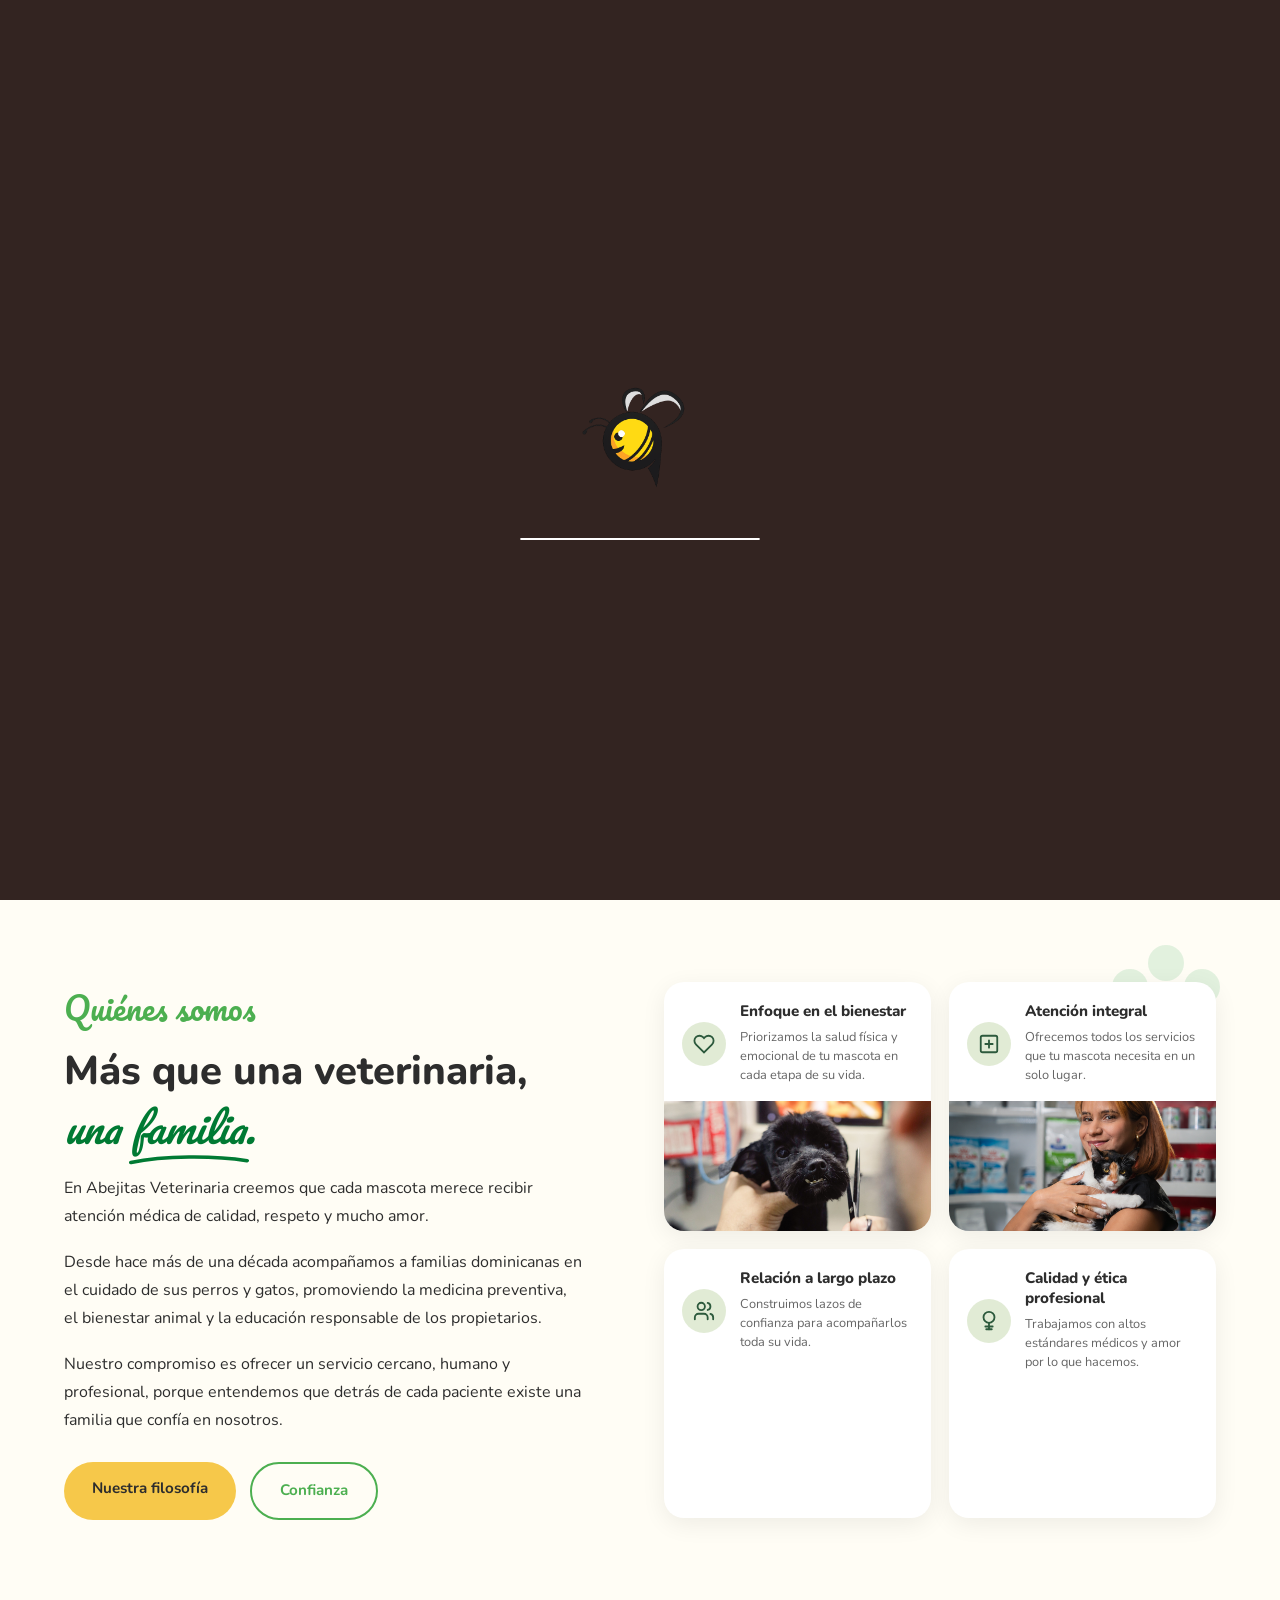
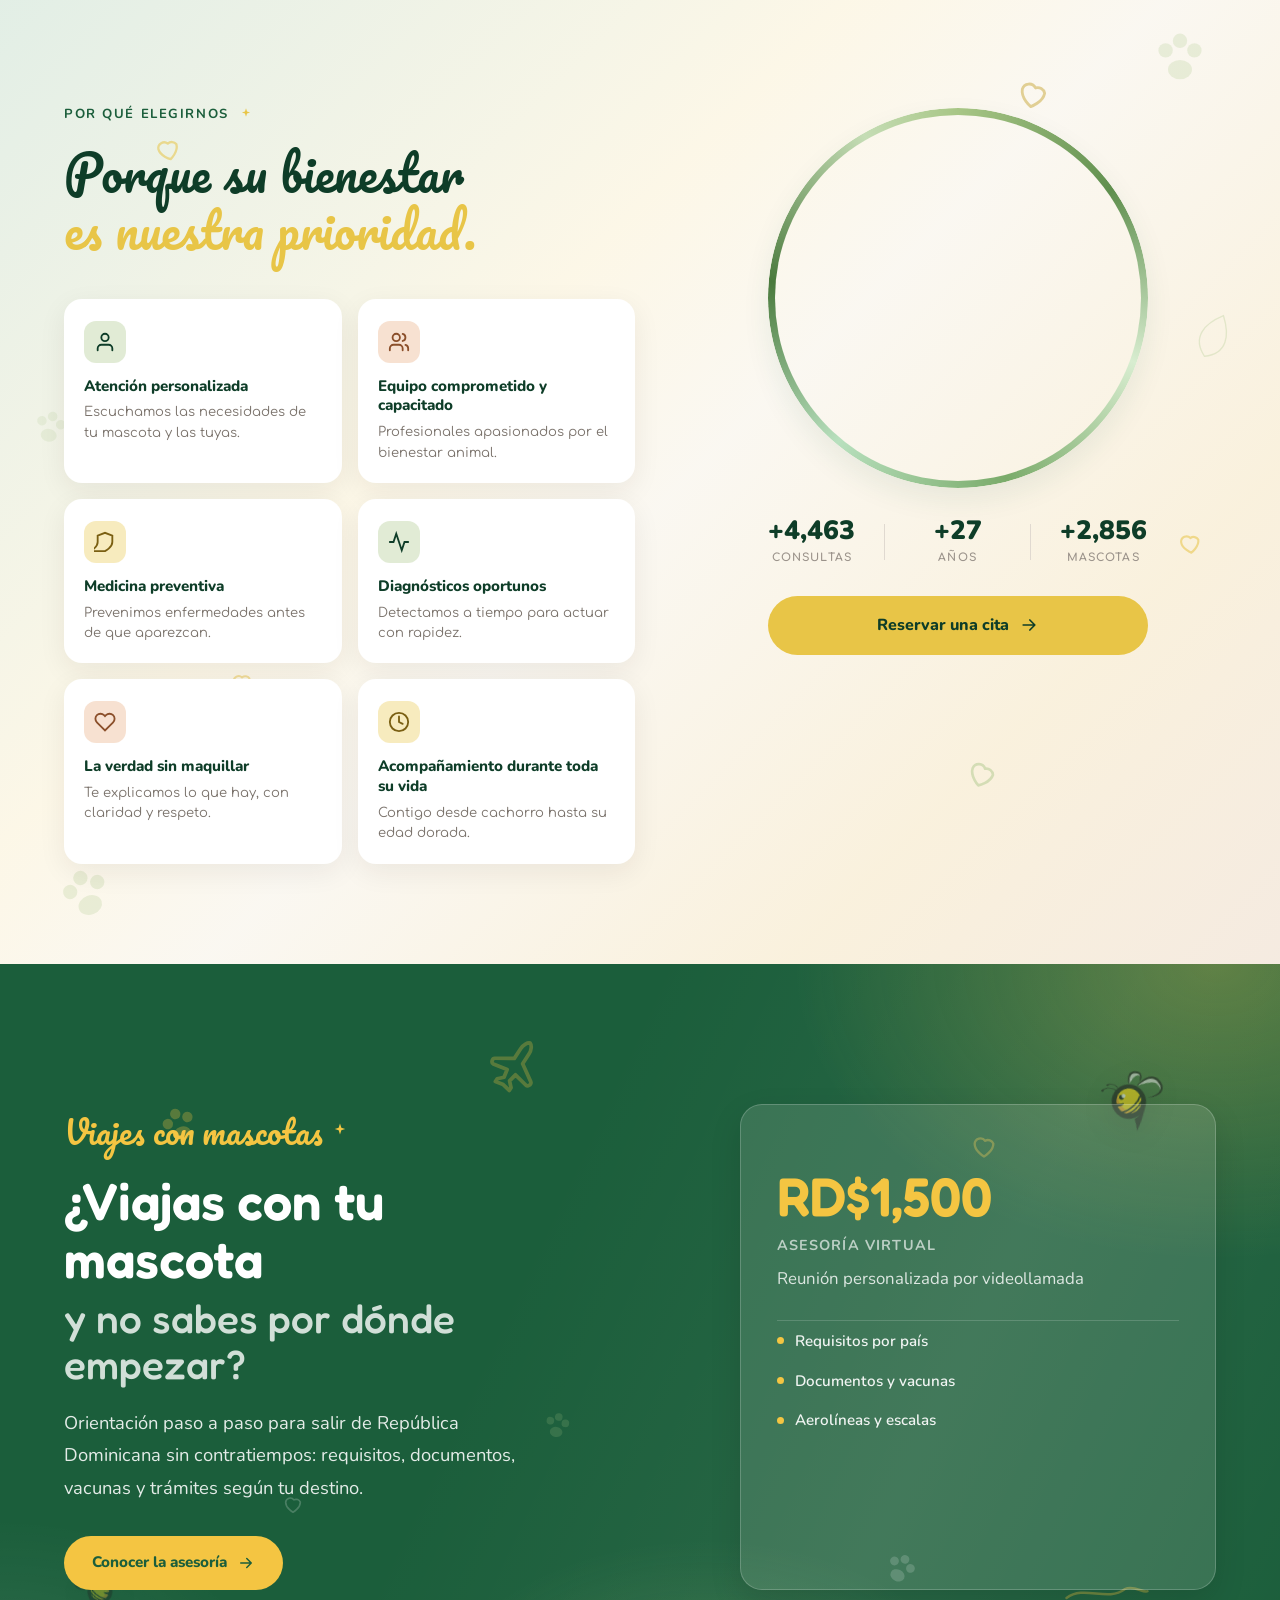
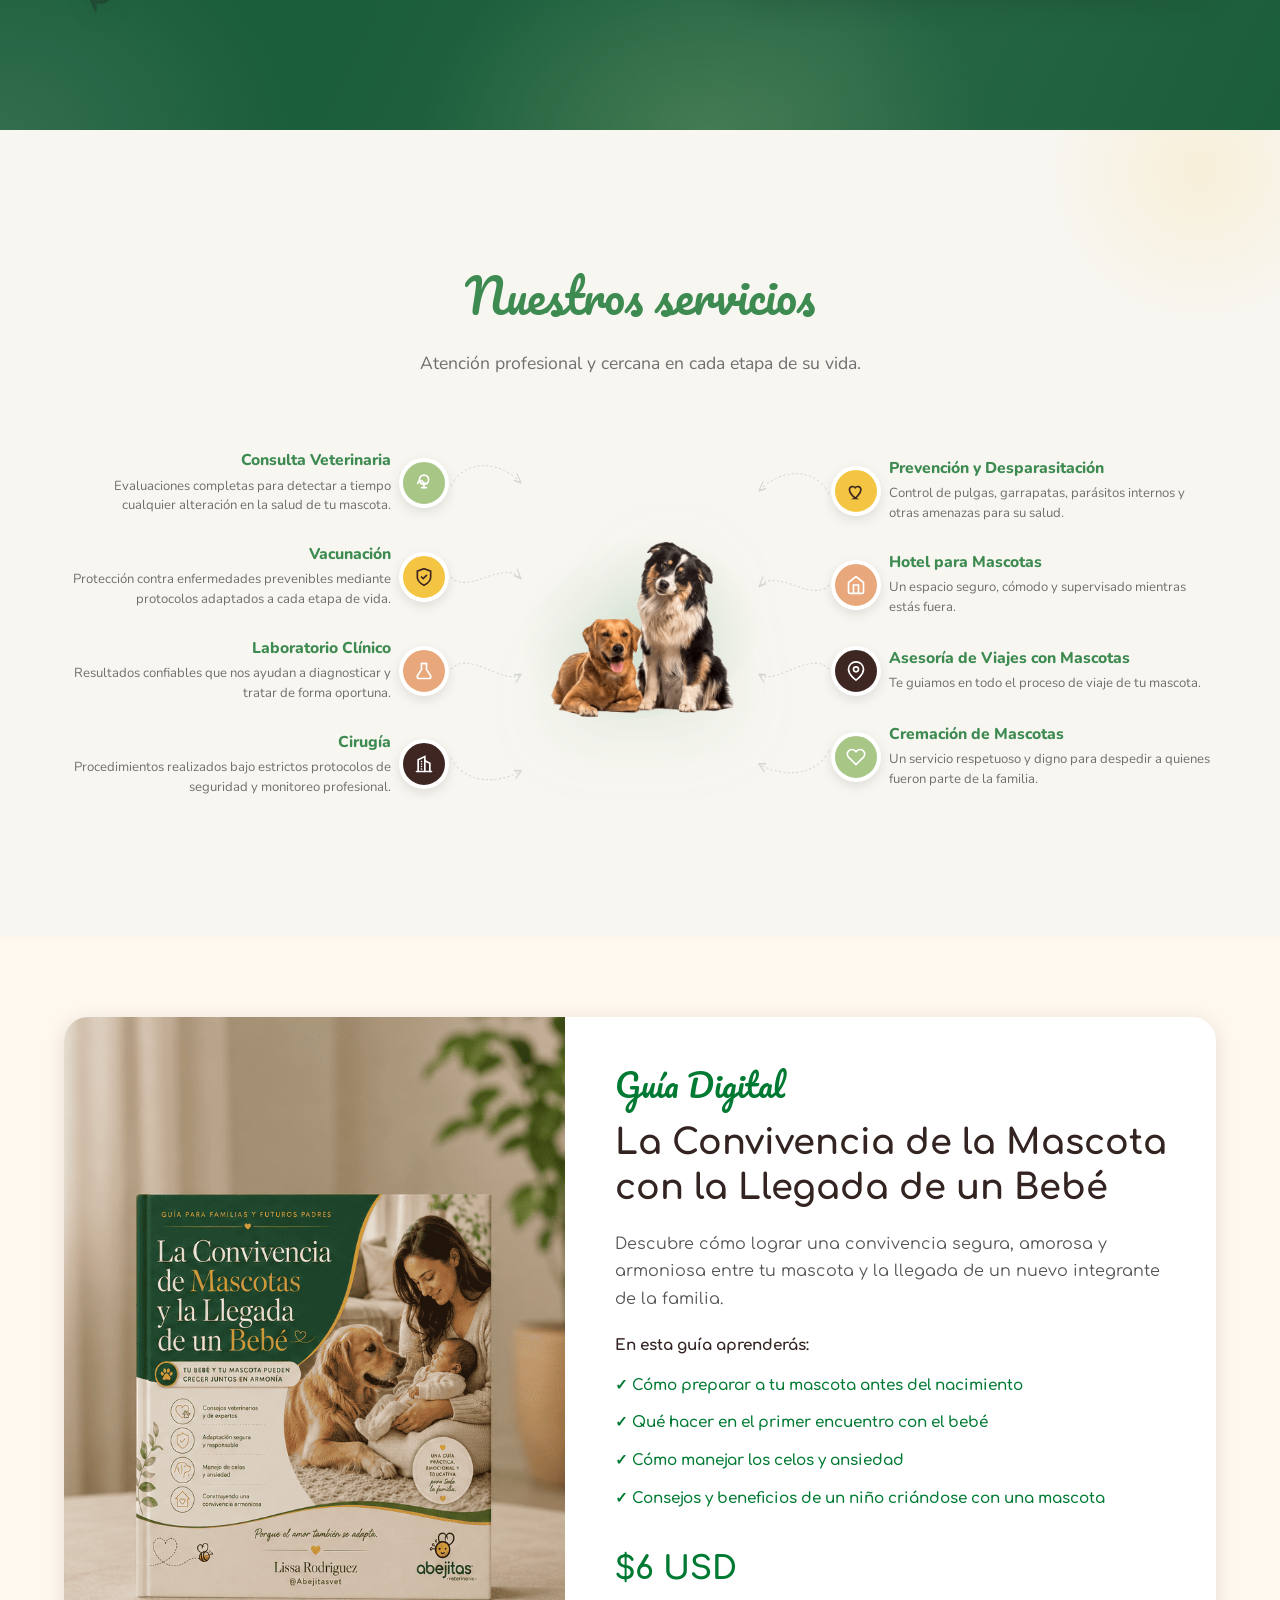
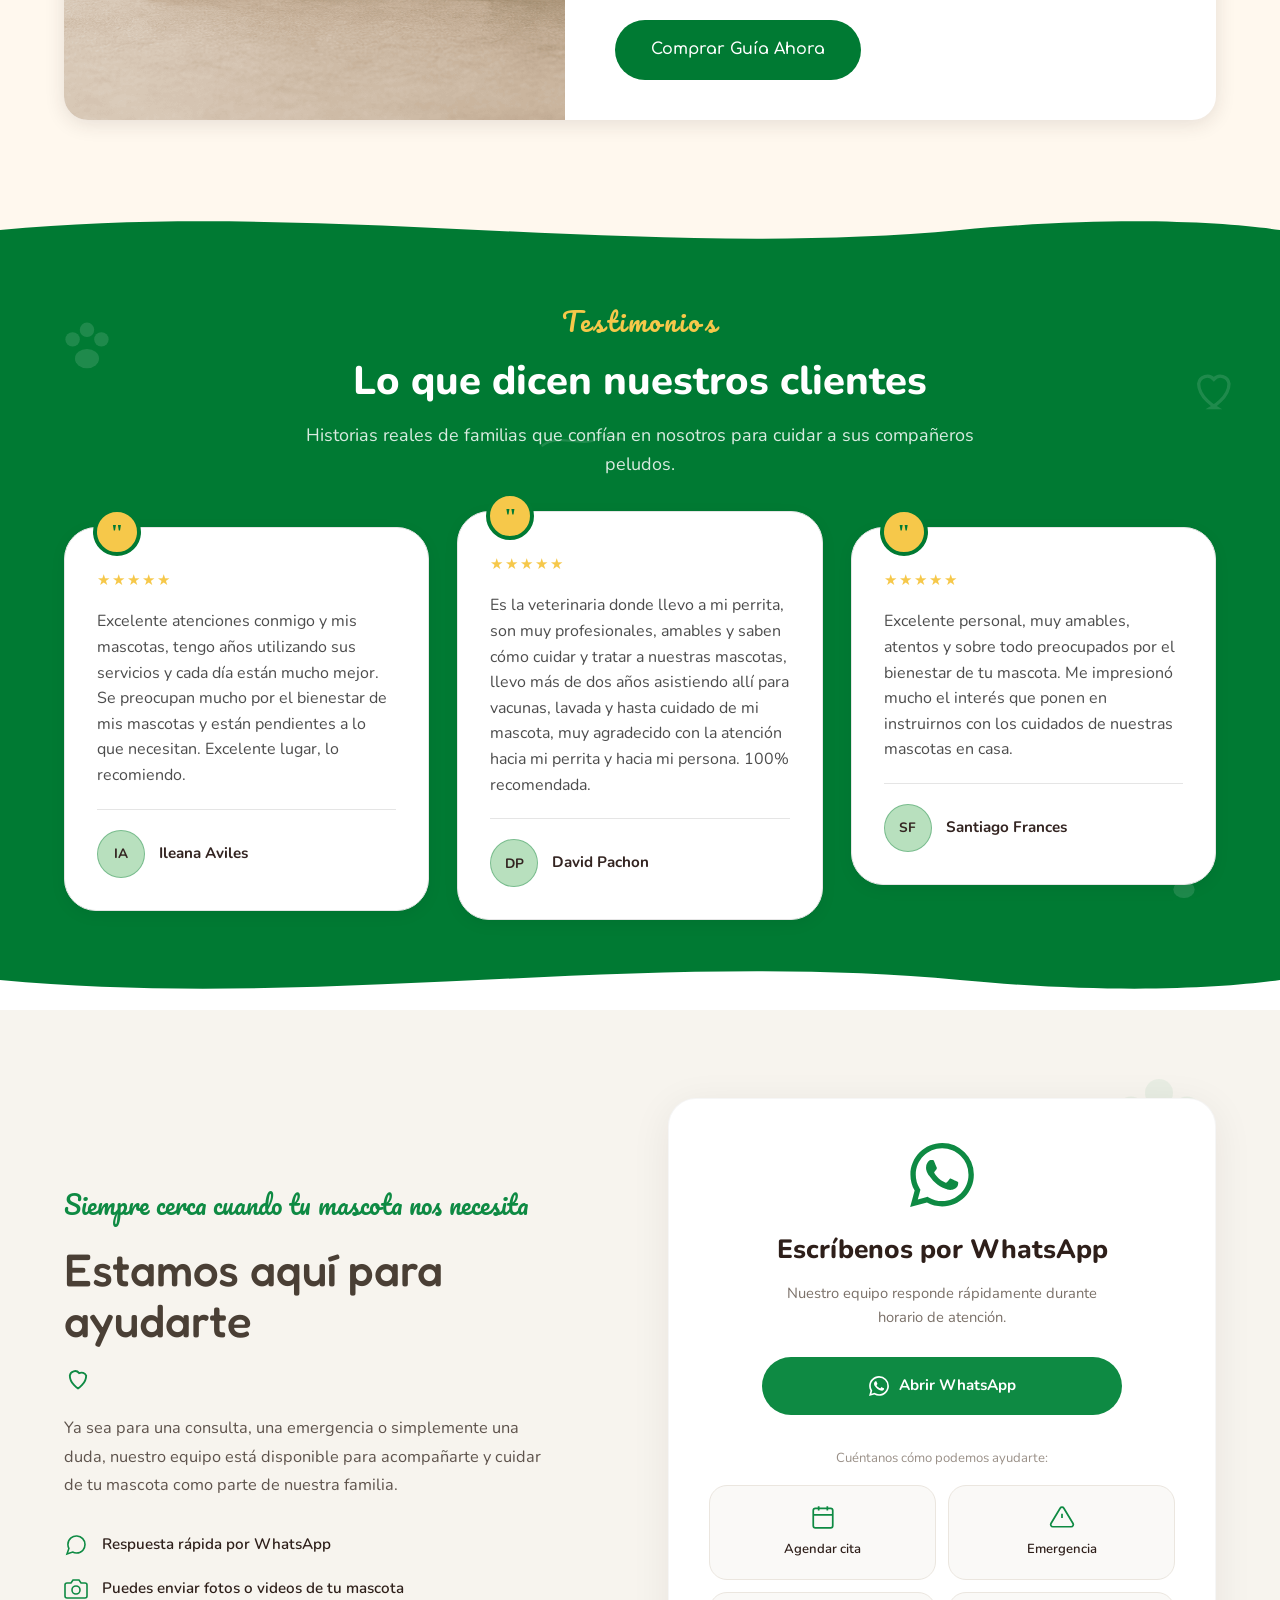
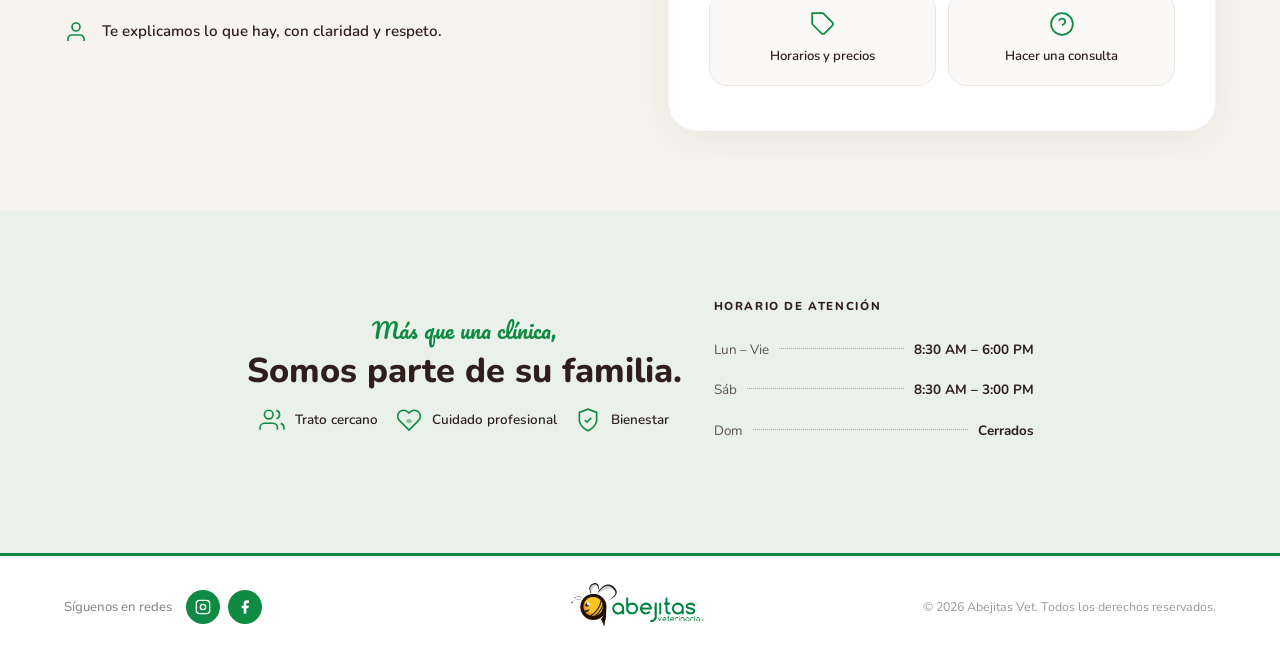
<file: index.html>
<!DOCTYPE html>
<html lang="es">
<head>
  <meta charset="UTF-8">
  <meta name="viewport" content="width=device-width, initial-scale=1.0, viewport-fit=cover">
  <title>Abejitas Vet | Veterinaria en Santo Domingo</title>
  <meta name="description" content="Abejitas Vet — veterinaria en Santo Domingo, República Dominicana. Consultas, vacunas, cirugía, laboratorio y hotel para mascotas. Cuidado profesional con cariño para perros y gatos.">
  <meta name="keywords" content="veterinaria Santo Domingo, veterinario perros, veterinario gatos, Abejitas Vet, clínica veterinaria República Dominicana, vacunas mascotas, consulta veterinaria, emergencia veterinaria">
  <meta name="author" content="Abejitas Vet">
  <meta name="robots" content="index, follow, max-image-preview:large, max-snippet:-1, max-video-preview:-1">
  <meta name="googlebot" content="index, follow">
  <meta name="theme-color" content="#0E8A43">
  <link rel="canonical" href="https://abejitasvet.do/">

  <link rel="icon" type="image/png" href="img/logo web abejitas.png">
  <link rel="apple-touch-icon" href="img/logo web abejitas.png">

  <meta property="og:type" content="website">
  <meta property="og:locale" content="es_DO">
  <meta property="og:site_name" content="Abejitas Vet">
  <meta property="og:title" content="Abejitas Vet | Veterinaria en Santo Domingo">
  <meta property="og:description" content="Cuidado veterinario profesional para perros y gatos en Santo Domingo. Consultas, vacunas, cirugía y más. Agenda tu cita por WhatsApp.">
  <meta property="og:url" content="https://abejitasvet.do/">
  <meta property="og:image" content="https://abejitasvet.do/img/logo%20web%20abejitas.png">
  <meta property="og:image:alt" content="Logo de Abejitas Vet — veterinaria en Santo Domingo">

  <meta name="twitter:card" content="summary">
  <meta name="twitter:title" content="Abejitas Vet | Veterinaria en Santo Domingo">
  <meta name="twitter:description" content="Cuidado veterinario profesional para perros y gatos en Santo Domingo. Agenda tu cita por WhatsApp.">
  <meta name="twitter:image" content="https://abejitasvet.do/img/logo%20web%20abejitas.png">

  <script type="application/ld+json">
  {
    "@context": "https://schema.org",
    "@type": "VeterinaryCare",
    "name": "Abejitas Vet",
    "alternateName": "Abejitas Veterinaria",
    "url": "https://abejitasvet.do/",
    "logo": "https://abejitasvet.do/img/logo%20web%20abejitas.png",
    "image": "https://abejitasvet.do/img/logo%20web%20abejitas.png",
    "description": "Veterinaria en Santo Domingo con consultas, vacunas, cirugía, laboratorio y hotel para mascotas.",
    "telephone": "+1-809-534-0004",
    "address": {
      "@type": "PostalAddress",
      "addressLocality": "Santo Domingo",
      "addressCountry": "DO"
    },
    "openingHoursSpecification": [
      {
        "@type": "OpeningHoursSpecification",
        "dayOfWeek": ["Monday", "Tuesday", "Wednesday", "Thursday", "Friday"],
        "opens": "08:30",
        "closes": "18:00"
      },
      {
        "@type": "OpeningHoursSpecification",
        "dayOfWeek": "Saturday",
        "opens": "08:30",
        "closes": "15:00"
      }
    ],
    "sameAs": [
      "https://www.instagram.com/abejitasvet/",
      "https://www.facebook.com/Abejitasvet/"
    ]
  }
  </script>

  <link rel="preconnect" href="https://fonts.googleapis.com">
  <link rel="preconnect" href="https://fonts.gstatic.com" crossorigin>
  <link href="https://fonts.googleapis.com/css2?family=Comfortaa:wght@400;600;700&family=Fredoka:wght@500;600&family=Nunito:wght@400;600;700;800;900&family=Pacifico&display=swap" rel="stylesheet">
  <link rel="stylesheet" href="style.css">
</head>
<body>

  <!-- Loading Screen -->
  <div class="loader" id="loader" aria-hidden="true">
    <div class="loader__content">
      <img class="loader__logo" src="img/abejita sin fondo.png" alt="Abejitas Vet">
      <div class="loader__bar">
        <span class="loader__bar-fill"></span>
      </div>
    </div>
  </div>

  <!-- Header -->
  <header class="header" id="header">
    <div class="container header__inner">
      <a href="#inicio" class="header__logo">
        <img src="img/abejitas logo.png" alt="Abejitas Vet — Veterinaria en Santo Domingo">
      </a>

      <div class="nav-backdrop" id="navBackdrop" aria-hidden="true"></div>

      <nav class="nav" id="nav" aria-label="Menú principal">
        <ul class="nav__list nav__list--desktop">
          <li><a href="#nosotros" class="nav__link">Nosotros</a></li>
          <li><a href="#servicios" class="nav__link">Servicios</a></li>
          <li><a href="#guia" class="nav__link">Guía</a></li>
        </ul>

        <div class="nav__panel">
          <div class="nav__panel-head">
            <button class="nav__close" id="navClose" type="button" aria-label="Cerrar menú">
              <span></span><span></span>
            </button>
          </div>

          <ul class="nav__list nav__list--mobile">
            <li><a href="#inicio" class="nav__link">Inicio</a></li>
            <li><a href="#nosotros" class="nav__link">Nosotros</a></li>
            <li><a href="#servicios" class="nav__link">Servicios</a></li>
            <li><a href="#guia" class="nav__link">Guía</a></li>
          </ul>

          <div class="nav__panel-foot">
            <a href="#contacto" class="nav__cta nav__cta--mobile">Contactanos</a>
            <div class="nav__social">
              <a href="https://www.instagram.com/abejitasvet/" class="nav__social-link" aria-label="Instagram" target="_blank" rel="noopener noreferrer">
                <svg viewBox="0 0 24 24" fill="none" stroke="currentColor" stroke-width="1.8"><rect x="2" y="2" width="20" height="20" rx="5"/><circle cx="12" cy="12" r="4"/></svg>
              </a>
              <a href="https://www.facebook.com/Abejitasvet/" class="nav__social-link" aria-label="Facebook" target="_blank" rel="noopener noreferrer">
                <svg viewBox="0 0 24 24" fill="currentColor"><path d="M18 2h-3a5 5 0 00-5 5v3H7v4h3v8h4v-8h3l1-4h-4V7a1 1 0 011-1h3z"/></svg>
              </a>
            </div>
          </div>
        </div>

        <a href="#contacto" class="btn btn--nav-outline nav__cta nav__cta--desktop">Contactanos</a>
      </nav>

      <button class="hamburger" id="hamburger" type="button" aria-label="Abrir menú" aria-expanded="false" aria-controls="nav">
        <span></span><span></span><span></span>
      </button>
    </div>
  </header>

  <!-- Hero -->
  <section class="hero" id="inicio">
    <div class="hero__media" aria-hidden="true">
      <video class="hero__video hero__video--desktop" muted loop playsinline preload="none">
        <source data-src="img/video%20background%20lissa.mp4" type="video/mp4">
      </video>
      <video class="hero__video hero__video--mobile" muted loop playsinline preload="none">
        <source data-src="img/video%20lissa%20cel.mp4" type="video/mp4">
      </video>
      <div class="hero__overlay"></div>
    </div>
    <div class="container hero__inner">
      <div class="hero__content">
        <h1 class="hero__title">
          <span class="hero__title-line">Tu mascota</span>
          <span class="hero__title-line hero__title-line--accent">
            merece lo mejor.
            <svg class="hero__underline" viewBox="0 0 220 24" preserveAspectRatio="none" aria-hidden="true">
              <path d="M4 16 C70 4, 150 4, 216 14" fill="none" stroke="currentColor" stroke-width="6" stroke-linecap="round"/>
            </svg>
          </span>
        </h1>

        <p class="hero__text">
          En Abejitas Veterinaria cuidamos a cada paciente como parte de nuestra familia, brindando atención médica profesional, prevención y acompañamiento en cada etapa de su vida.
        </p>

        <div class="hero__actions">
          <a href="#guia" class="btn btn--hero-primary">Comprar Guía</a>
          <a href="#contacto" class="btn btn--hero-outline">Reservar Cita</a>
        </div>
      </div>
    </div>
  </section>

  <!-- About -->
  <section class="about" id="nosotros">
    <svg class="about__paw-deco" viewBox="0 0 120 120" aria-hidden="true">
      <g fill="#B8E0BE" opacity="0.4">
        <ellipse cx="60" cy="78" rx="22" ry="16"/>
        <circle cx="36" cy="42" r="12"/>
        <circle cx="60" cy="26" r="12"/>
        <circle cx="84" cy="42" r="12"/>
      </g>
    </svg>
    <div class="container about__inner">
      <div class="about__content">
        <span class="about__label">Quiénes somos</span>
        <h2 class="about__title">
          <span class="about__title-main">Más que una veterinaria,</span>
          <span class="about__title-accent">
            una <span class="about__title-underline">familia<svg class="about__title-underline-svg" viewBox="0 0 120 16" preserveAspectRatio="none" aria-hidden="true"><path d="M2 12 C35 4, 85 4, 118 10" fill="none" stroke="currentColor" stroke-width="4" stroke-linecap="round"/></svg></span>.
          </span>
        </h2>
        <div class="about__body">
          <p class="about__text">En Abejitas Veterinaria creemos que cada mascota merece recibir atención médica de calidad, respeto y mucho amor.</p>
          <p class="about__text">Desde hace más de una década acompañamos a familias dominicanas en el cuidado de sus perros y gatos, promoviendo la medicina preventiva, el bienestar animal y la educación responsable de los propietarios.</p>
          <p class="about__text">Nuestro compromiso es ofrecer un servicio cercano, humano y profesional, porque entendemos que detrás de cada paciente existe una familia que confía en nosotros.</p>
        </div>
        <div class="about__actions">
          <a href="filosofia" class="about__btn about__btn--primary">Nuestra filosofía</a>
          <a href="confianza" class="about__btn about__btn--outline">Confianza</a>
        </div>
      </div>
      <div class="about__cards">
        <article class="about__card">
          <div class="about__card-content">
            <div class="about__card-icon" aria-hidden="true">
              <svg viewBox="0 0 24 24" fill="none" stroke="currentColor" stroke-width="2" stroke-linecap="round"><path d="M20.84 4.61a5.5 5.5 0 0 0-7.78 0L12 5.67l-1.06-1.06a5.5 5.5 0 0 0-7.78 7.78l1.06 1.06L12 21.23l7.78-7.78 1.06-1.06a5.5 5.5 0 0 0 0-7.78z"/></svg>
            </div>
            <div class="about__card-text">
              <h3 class="about__card-title">Enfoque en el <span class="about__card-title-break">bienestar</span></h3>
              <p class="about__card-desc">Priorizamos la salud física y emocional de tu mascota en cada etapa de su vida.</p>
            </div>
          </div>
          <div class="about__card-image">
            <img src="img/grooming.jpg" alt="Cuidado y bienestar de mascotas" loading="lazy" decoding="async">
          </div>
        </article>

        <article class="about__card">
          <div class="about__card-content">
            <div class="about__card-icon" aria-hidden="true">
              <svg viewBox="0 0 24 24" fill="none" stroke="currentColor" stroke-width="2" stroke-linecap="round"><rect x="3" y="3" width="18" height="18" rx="2"/><path d="M12 8v8M8 12h8"/></svg>
            </div>
            <div class="about__card-text">
              <h3 class="about__card-title">Atención integral</h3>
              <p class="about__card-desc">Ofrecemos todos los servicios que tu mascota necesita en un solo lugar.</p>
            </div>
          </div>
          <div class="about__card-image">
            <img src="img/foto perro abejita.png" alt="Consulta veterinaria integral" loading="lazy" decoding="async">
          </div>
        </article>

        <article class="about__card">
          <div class="about__card-content">
            <div class="about__card-icon" aria-hidden="true">
              <svg viewBox="0 0 24 24" fill="none" stroke="currentColor" stroke-width="2" stroke-linecap="round"><path d="M16 21v-2a4 4 0 0 0-4-4H6a4 4 0 0 0-4 4v2"/><circle cx="9" cy="7" r="4"/><path d="M22 21v-2a4 4 0 0 0-3-3.87"/><path d="M16 3.13a4 4 0 0 1 0 7.75"/></svg>
            </div>
            <div class="about__card-text">
              <h3 class="about__card-title">Relación a largo plazo</h3>
              <p class="about__card-desc">Construimos lazos de confianza para acompañarlos toda su vida.</p>
            </div>
          </div>
          <div class="about__card-image">
            <img src="img/perro.png" alt="Mascota feliz en Abejitas Veterinaria" loading="lazy" decoding="async">
          </div>
        </article>

        <article class="about__card">
          <div class="about__card-content">
            <div class="about__card-icon" aria-hidden="true">
              <svg viewBox="0 0 24 24" fill="none" stroke="currentColor" stroke-width="2" stroke-linecap="round"><circle cx="12" cy="8" r="6"/><path d="M12 14v7"/><path d="M8 18h8"/><path d="M9 21h6"/></svg>
            </div>
            <div class="about__card-text">
              <h3 class="about__card-title">Calidad y ética profesional</h3>
              <p class="about__card-desc">Trabajamos con altos estándares médicos y amor por lo que hacemos.</p>
            </div>
          </div>
          <div class="about__card-image">
            <img src="img/perrojaula.JPG" alt="Equipo veterinario profesional" loading="lazy" decoding="async">
          </div>
        </article>
      </div>
    </div>
  </section>

  <!-- Por Qué Elegirnos -->
  <section class="why-showcase section" id="por-que-elegirnos" aria-label="Por qué elegirnos">
    <div class="why-showcase__deco" aria-hidden="true">
      <svg class="why-showcase__paw why-showcase__paw--tl" viewBox="0 0 60 60"><g fill="#A8C686"><ellipse cx="30" cy="38" rx="10" ry="8"/><circle cx="18" cy="22" r="6"/><circle cx="30" cy="14" r="6"/><circle cx="42" cy="22" r="6"/></g></svg>
      <svg class="why-showcase__paw why-showcase__paw--br" viewBox="0 0 60 60"><g fill="#A8C686"><ellipse cx="30" cy="38" rx="10" ry="8"/><circle cx="18" cy="22" r="6"/><circle cx="30" cy="14" r="6"/><circle cx="42" cy="22" r="6"/></g></svg>
      <svg class="why-showcase__paw why-showcase__paw--mid" viewBox="0 0 60 60"><g fill="#A8C686"><ellipse cx="30" cy="38" rx="10" ry="8"/><circle cx="18" cy="22" r="6"/><circle cx="30" cy="14" r="6"/><circle cx="42" cy="22" r="6"/></g></svg>
      <svg class="why-showcase__heart why-showcase__heart--1" viewBox="0 0 24 24"><path d="M12 21s-8-4.5-8-11a5 5 0 0 1 9-2.5A5 5 0 0 1 20 10c0 6.5-8 11-8 11z" fill="none" stroke="currentColor" stroke-width="2" stroke-linejoin="round"/></svg>
      <svg class="why-showcase__heart why-showcase__heart--2" viewBox="0 0 24 24"><path d="M12 21s-8-4.5-8-11a5 5 0 0 1 9-2.5A5 5 0 0 1 20 10c0 6.5-8 11-8 11z" fill="none" stroke="currentColor" stroke-width="2" stroke-linejoin="round"/></svg>
      <svg class="why-showcase__heart why-showcase__heart--3" viewBox="0 0 24 24"><path d="M12 21s-8-4.5-8-11a5 5 0 0 1 9-2.5A5 5 0 0 1 20 10c0 6.5-8 11-8 11z" fill="none" stroke="currentColor" stroke-width="2" stroke-linejoin="round"/></svg>
      <svg class="why-showcase__heart why-showcase__heart--4" viewBox="0 0 24 24"><path d="M12 21s-8-4.5-8-11a5 5 0 0 1 9-2.5A5 5 0 0 1 20 10c0 6.5-8 11-8 11z" fill="none" stroke="currentColor" stroke-width="2" stroke-linejoin="round"/></svg>
      <svg class="why-showcase__heart why-showcase__heart--5" viewBox="0 0 24 24"><path d="M12 21s-8-4.5-8-11a5 5 0 0 1 9-2.5A5 5 0 0 1 20 10c0 6.5-8 11-8 11z" fill="none" stroke="currentColor" stroke-width="2" stroke-linejoin="round"/></svg>
      <svg class="why-showcase__leaf why-showcase__leaf--1" viewBox="0 0 80 80"><path d="M40 8 C20 30 12 55 40 72 C68 55 60 30 40 8Z" fill="none" stroke="#A8C686" stroke-width="2"/></svg>
      <svg class="why-showcase__leaf why-showcase__leaf--2" viewBox="0 0 80 80"><path d="M40 8 C20 30 12 55 40 72 C68 55 60 30 40 8Z" fill="none" stroke="#A8C686" stroke-width="2"/></svg>
    </div>

    <div class="container why-showcase__inner">
      <div class="why-showcase__layout">
        <div class="why-showcase__content">
          <header class="why-showcase__header">
            <p class="why-showcase__eyebrow">
              Por qué elegirnos
              <svg class="why-showcase__spark" viewBox="0 0 24 24" aria-hidden="true"><path d="M12 2l1.8 5.5L19 9.3l-5.2 1.8L12 16.5 10.2 11 5 9.3l5.2-1.8L12 2z" fill="currentColor"/></svg>
            </p>
            <h2 class="why-showcase__title">
              <span class="why-showcase__title-line">Porque su bienestar</span>
              <span class="why-showcase__title-line why-showcase__title-accent">es nuestra prioridad.</span>
            </h2>
          </header>

          <div class="why-showcase__grid">
            <article class="why-showcase__card">
              <div class="why-showcase__card-icon why-showcase__card-icon--sage">
                <svg viewBox="0 0 24 24" fill="none" stroke="currentColor" stroke-width="2" stroke-linecap="round"><path d="M20 21v-2a4 4 0 0 0-4-4H8a4 4 0 0 0-4 4v2"/><circle cx="12" cy="7" r="4"/></svg>
              </div>
              <h3 class="why-showcase__card-title">Atención personalizada</h3>
              <p class="why-showcase__card-desc">Escuchamos las necesidades de tu mascota y las tuyas.</p>
            </article>

            <article class="why-showcase__card">
              <div class="why-showcase__card-icon why-showcase__card-icon--peach">
                <svg viewBox="0 0 24 24" fill="none" stroke="currentColor" stroke-width="2" stroke-linecap="round"><path d="M16 21v-2a4 4 0 0 0-4-4H6a4 4 0 0 0-4 4v2"/><circle cx="9" cy="7" r="4"/><path d="M22 21v-2a4 4 0 0 0-3-3.87"/><path d="M16 3.13a4 4 0 0 1 0 7.75"/></svg>
              </div>
              <h3 class="why-showcase__card-title">Equipo comprometido y capacitado</h3>
              <p class="why-showcase__card-desc">Profesionales apasionados por el bienestar animal.</p>
            </article>

            <article class="why-showcase__card">
              <div class="why-showcase__card-icon why-showcase__card-icon--yellow">
                <svg viewBox="0 0 24 24" fill="none" stroke="currentColor" stroke-width="2" stroke-linecap="round"><path d="M12 22s8-4 8-10V5l-8-3-8 3v7c0 6-8 10-8 10z"/></svg>
              </div>
              <h3 class="why-showcase__card-title">Medicina preventiva</h3>
              <p class="why-showcase__card-desc">Prevenimos enfermedades antes de que aparezcan.</p>
            </article>

            <article class="why-showcase__card">
              <div class="why-showcase__card-icon why-showcase__card-icon--sage">
                <svg viewBox="0 0 24 24" fill="none" stroke="currentColor" stroke-width="2" stroke-linecap="round"><path d="M22 12h-4l-3 9L9 3l-3 9H2"/></svg>
              </div>
              <h3 class="why-showcase__card-title">Diagnósticos oportunos</h3>
              <p class="why-showcase__card-desc">Detectamos a tiempo para actuar con rapidez.</p>
            </article>

            <article class="why-showcase__card">
              <div class="why-showcase__card-icon why-showcase__card-icon--peach">
                <svg viewBox="0 0 24 24" fill="none" stroke="currentColor" stroke-width="2" stroke-linecap="round"><path d="M20.84 4.61a5.5 5.5 0 0 0-7.78 0L12 5.67l-1.06-1.06a5.5 5.5 0 0 0-7.78 7.78l1.06 1.06L12 21.23l7.78-7.78 1.06-1.06a5.5 5.5 0 0 0 0-7.78z"/></svg>
              </div>
              <h3 class="why-showcase__card-title">La verdad sin maquillar</h3>
              <p class="why-showcase__card-desc">Te explicamos lo que hay, con claridad y respeto.</p>
            </article>

            <article class="why-showcase__card">
              <div class="why-showcase__card-icon why-showcase__card-icon--yellow">
                <svg viewBox="0 0 24 24" fill="none" stroke="currentColor" stroke-width="2" stroke-linecap="round"><path d="M12 22c5.523 0 10-4.477 10-10S17.523 2 12 2 2 6.477 2 12s4.477 10 10 10z"/><path d="M12 6v6l4 2"/></svg>
              </div>
              <h3 class="why-showcase__card-title">Acompañamiento durante toda su vida</h3>
              <p class="why-showcase__card-desc">Contigo desde cachorro hasta su edad dorada.</p>
            </article>
          </div>
        </div>

        <aside class="why-showcase__visual">
          <div class="why-showcase__image-wrap">
            <div class="why-showcase__image-ring">
              <img src="img/ftolissa.jpg" alt="Mascota en Abejitas Veterinaria" loading="lazy" decoding="async">
            </div>
          </div>

          <div class="why-showcase__stats">
            <div class="why-showcase__stat">
              <strong class="why-showcase__stat-number" data-target="5000" data-prefix="+">0</strong>
              <span>Consultas</span>
            </div>
            <div class="why-showcase__stat-divider" aria-hidden="true"></div>
            <div class="why-showcase__stat">
              <strong class="why-showcase__stat-number" data-target="30" data-prefix="+">0</strong>
              <span>Años</span>
            </div>
            <div class="why-showcase__stat-divider" aria-hidden="true"></div>
            <div class="why-showcase__stat">
              <strong class="why-showcase__stat-number" data-target="3200" data-prefix="+">0</strong>
              <span>Mascotas</span>
            </div>
          </div>

          <a href="#contacto" class="why-showcase__cta">
            Reservar una cita
            <svg viewBox="0 0 24 24" aria-hidden="true"><path d="M5 12h14M13 6l6 6-6 6" fill="none" stroke="currentColor" stroke-width="2" stroke-linecap="round" stroke-linejoin="round"/></svg>
          </a>
        </aside>
      </div>
    </div>
  </section>

  <!-- Asesoría de Viajes (teaser) -->
  <section class="travel-teaser" id="asesoria" aria-label="Asesoría de viajes con mascotas">
    <div class="travel-teaser__bg" aria-hidden="true"></div>

    <div class="travel-teaser__deco" aria-hidden="true">
      <img class="travel-teaser__bee travel-teaser__bee--1" src="img/abejita sin fondo.png" alt="">
      <img class="travel-teaser__bee travel-teaser__bee--2" src="img/abejita sin fondo.png" alt="">
      <svg class="travel-teaser__paw travel-teaser__paw--1" viewBox="0 0 60 60"><g fill="#F4C542"><ellipse cx="30" cy="38" rx="10" ry="8"/><circle cx="18" cy="22" r="6"/><circle cx="30" cy="14" r="6"/><circle cx="42" cy="22" r="6"/></g></svg>
      <svg class="travel-teaser__paw travel-teaser__paw--2" viewBox="0 0 60 60"><g fill="#fff"><ellipse cx="30" cy="38" rx="10" ry="8"/><circle cx="18" cy="22" r="6"/><circle cx="30" cy="14" r="6"/><circle cx="42" cy="22" r="6"/></g></svg>
      <svg class="travel-teaser__paw travel-teaser__paw--3" viewBox="0 0 60 60"><g fill="#A8C686"><ellipse cx="30" cy="38" rx="10" ry="8"/><circle cx="18" cy="22" r="6"/><circle cx="30" cy="14" r="6"/><circle cx="42" cy="22" r="6"/></g></svg>
      <svg class="travel-teaser__heart travel-teaser__heart--1" viewBox="0 0 24 24"><path d="M12 21s-8-4.5-8-11a5 5 0 0 1 9-2.5A5 5 0 0 1 20 10c0 6.5-8 11-8 11z" fill="none" stroke="#F4C542" stroke-width="2" stroke-linejoin="round"/></svg>
      <svg class="travel-teaser__heart travel-teaser__heart--2" viewBox="0 0 24 24"><path d="M12 21s-8-4.5-8-11a5 5 0 0 1 9-2.5A5 5 0 0 1 20 10c0 6.5-8 11-8 11z" fill="none" stroke="#fff" stroke-width="1.8" stroke-linejoin="round"/></svg>
      <svg class="travel-teaser__plane" viewBox="0 0 24 24" fill="none" stroke="#F4C542" stroke-width="1.6" stroke-linecap="round" stroke-linejoin="round"><path d="M17.8 19.2L16 11l3.5-3.5C21 6 21.5 4 21 3c-1-.5-3 0-4.5 1.5L13 8 4.8 6.2c-.5-.1-.9.1-1.1.5l-.3.5c-.2.5-.1 1 .3 1.3L9 12l-2 3H4l-1 1 3 2 2 3 1-1v-3l3-2 3.5 5.3c.3.4.8.5 1.3.3l.5-.2c.4-.3.6-.7.5-1.2z"/></svg>
      <svg class="travel-teaser__scribble" viewBox="0 0 80 24"><path d="M4 16 C20 4 40 20 56 8 C64 4 72 12 76 10" fill="none" stroke="#F4C542" stroke-width="2.2" stroke-linecap="round"/></svg>
    </div>

    <div class="container travel-teaser__inner">
      <div class="travel-teaser__copy">
        <p class="travel-teaser__script">
          Viajes con mascotas
          <svg class="travel-teaser__spark" viewBox="0 0 24 24" aria-hidden="true"><path d="M12 2l1.8 5.5L19 9.3l-5.2 1.8L12 16.5 10.2 11 5 9.3l5.2-1.8L12 2z" fill="currentColor"/></svg>
        </p>
        <h2 class="travel-teaser__title">
          ¿Viajas con tu mascota
          <span class="travel-teaser__title-accent">y no sabes por dónde empezar?</span>
        </h2>
        <p class="travel-teaser__text">
          Orientación paso a paso para salir de República Dominicana sin contratiempos: requisitos, documentos, vacunas y trámites según tu destino.
        </p>
        <a href="asesoria-viajes" class="travel-teaser__cta">
          Conocer la asesoría
          <svg viewBox="0 0 24 24" aria-hidden="true"><path d="M5 12h14M13 6l6 6-6 6" fill="none" stroke="currentColor" stroke-width="2" stroke-linecap="round" stroke-linejoin="round"/></svg>
        </a>
      </div>

      <aside class="travel-teaser__aside">
        <div class="travel-teaser__price-block">
          <strong class="travel-teaser__price">RD$1,500</strong>
          <span class="travel-teaser__price-label">Asesoría virtual</span>
          <span class="travel-teaser__price-note">Reunión personalizada por videollamada</span>
        </div>
        <ul class="travel-teaser__highlights">
          <li>Requisitos por país</li>
          <li>Documentos y vacunas</li>
          <li>Aerolíneas y escalas</li>
        </ul>
      </aside>
    </div>
  </section>

  <!-- Nuestros Servicios -->
  <section class="vet-hub section" id="servicios" aria-label="Servicios veterinarios Abejitas">
    <div class="container vet-hub__container">
      <header class="vet-hub__header">
        <p class="script-title script-title--green vet-hub__heading">Nuestros servicios</p>
        <p class="vet-hub__lead">Atención profesional y cercana en cada etapa de su vida.</p>
      </header>

      <div class="vet-hub__stage">
        <svg class="vet-hub__defs" width="0" height="0" aria-hidden="true" focusable="false">
          <defs>
            <marker id="vet-hub-arrow" viewBox="0 0 18 18" refX="16.5" refY="9" markerWidth="16" markerHeight="16" orient="auto" markerUnits="userSpaceOnUse">
              <path d="M1 3.5 L16.5 9 L1 14.5" fill="none" stroke="#D6D6D6" stroke-width="2.2" stroke-linecap="round" stroke-linejoin="round"/>
            </marker>
          </defs>
        </svg>

        <div class="vet-hub__col vet-hub__col--left">
          <article class="vet-hub__item">
            <div class="vet-hub__copy">
              <h3>Consulta Veterinaria</h3>
              <p>Evaluaciones completas para detectar a tiempo cualquier alteración en la salud de tu mascota.</p>
            </div>
            <div class="vet-hub__node">
              <div class="vet-hub__icon vet-hub__icon--sage" aria-hidden="true">
                <svg viewBox="0 0 24 24" fill="none" stroke="currentColor" stroke-width="2" stroke-linecap="round"><path d="M4.5 12.5c0-1.5 1.5-3.5 3.5-3.5s3.5 2 3.5 3.5"/><path d="M8 12.5h8"/><path d="M12 12.5v5"/><path d="M9 17.5h6"/><circle cx="12" cy="8" r="5.5"/></svg>
              </div>
              <svg class="vet-hub__path" viewBox="0 0 160 52" preserveAspectRatio="none" aria-hidden="true"><path d="M4 30 C30 -2, 106 -2, 152 26" marker-end="url(#vet-hub-arrow)"/></svg>
            </div>
          </article>

          <article class="vet-hub__item">
            <div class="vet-hub__copy">
              <h3>Vacunación</h3>
              <p>Protección contra enfermedades prevenibles mediante protocolos adaptados a cada etapa de vida.</p>
            </div>
            <div class="vet-hub__node">
              <div class="vet-hub__icon vet-hub__icon--yellow" aria-hidden="true">
                <svg viewBox="0 0 24 24" fill="none" stroke="currentColor" stroke-width="2" stroke-linecap="round"><path d="M12 22s8-4 8-10V5l-8-3-8 3v7c0 6 8 10 8 10z"/><path d="M9 12l2 2 4-4"/></svg>
              </div>
              <svg class="vet-hub__path" viewBox="0 0 160 52" preserveAspectRatio="none" aria-hidden="true"><path d="M4 26 C40 48, 116 4, 152 28" marker-end="url(#vet-hub-arrow)"/></svg>
            </div>
          </article>

          <article class="vet-hub__item">
            <div class="vet-hub__copy">
              <h3>Laboratorio Clínico</h3>
              <p>Resultados confiables que nos ayudan a diagnosticar y tratar de forma oportuna.</p>
            </div>
            <div class="vet-hub__node">
              <div class="vet-hub__icon vet-hub__icon--peach" aria-hidden="true">
                <svg viewBox="0 0 24 24" fill="none" stroke="currentColor" stroke-width="2" stroke-linecap="round"><path d="M9 3h6v7l5 8a2 2 0 0 1-1.7 3H5.7a2 2 0 0 1-1.7-3l5-8V3z"/><path d="M9 3h6"/></svg>
              </div>
              <svg class="vet-hub__path" viewBox="0 0 160 52" preserveAspectRatio="none" aria-hidden="true"><path d="M4 24 C40 0, 116 44, 152 30" marker-end="url(#vet-hub-arrow)"/></svg>
            </div>
          </article>

          <article class="vet-hub__item">
            <div class="vet-hub__copy">
              <h3>Cirugía</h3>
              <p>Procedimientos realizados bajo estrictos protocolos de seguridad y monitoreo profesional.</p>
            </div>
            <div class="vet-hub__node">
              <div class="vet-hub__icon vet-hub__icon--brown" aria-hidden="true">
                <svg viewBox="0 0 24 24" fill="none" stroke="currentColor" stroke-width="2" stroke-linecap="round"><path d="M3 21h18"/><path d="M5 21V7l8-4v18"/><path d="M19 21V11l-6-3"/><path d="M9 9v0"/><path d="M9 12v0"/><path d="M9 15v0"/><path d="M9 18v0"/></svg>
              </div>
              <svg class="vet-hub__path" viewBox="0 0 160 52" preserveAspectRatio="none" aria-hidden="true"><path d="M4 18 C30 50, 106 50, 152 34" marker-end="url(#vet-hub-arrow)"/></svg>
            </div>
          </article>
        </div>

        <div class="vet-hub__center">
          <div class="vet-hub__center-blob" aria-hidden="true"></div>
          <img class="vet-hub__dogs" src="img/perros.png" alt="Mascotas felices en Abejitas Veterinaria" loading="lazy" decoding="async">
        </div>

        <div class="vet-hub__col vet-hub__col--right">
          <article class="vet-hub__item">
            <div class="vet-hub__node">
              <svg class="vet-hub__path" viewBox="0 0 160 52" preserveAspectRatio="none" aria-hidden="true"><path d="M156 30 C130 -2, 54 -2, 8 26" marker-end="url(#vet-hub-arrow)"/></svg>
              <div class="vet-hub__icon vet-hub__icon--yellow" aria-hidden="true">
                <svg viewBox="0 0 24 24" fill="none" stroke="currentColor" stroke-width="2" stroke-linecap="round"><path d="M12 21s-8-4.5-8-11a4 4 0 0 1 7-2 4 4 0 0 1 7 2c0 6.5-8 11-8 11z"/></svg>
              </div>
            </div>
            <div class="vet-hub__copy">
              <h3>Prevención y Desparasitación</h3>
              <p>Control de pulgas, garrapatas, parásitos internos y otras amenazas para su salud.</p>
            </div>
          </article>

          <article class="vet-hub__item">
            <div class="vet-hub__node">
              <svg class="vet-hub__path" viewBox="0 0 160 52" preserveAspectRatio="none" aria-hidden="true"><path d="M156 26 C120 48, 44 4, 8 28" marker-end="url(#vet-hub-arrow)"/></svg>
              <div class="vet-hub__icon vet-hub__icon--peach" aria-hidden="true">
                <svg viewBox="0 0 24 24" fill="none" stroke="currentColor" stroke-width="2" stroke-linecap="round"><path d="M3 9l9-7 9 7v11a2 2 0 0 1-2 2H5a2 2 0 0 1-2-2z"/><path d="M9 22V12h6v10"/></svg>
              </div>
            </div>
            <div class="vet-hub__copy">
              <h3>Hotel para Mascotas</h3>
              <p>Un espacio seguro, cómodo y supervisado mientras estás fuera.</p>
            </div>
          </article>

          <article class="vet-hub__item">
            <div class="vet-hub__node">
              <svg class="vet-hub__path" viewBox="0 0 160 52" preserveAspectRatio="none" aria-hidden="true"><path d="M156 24 C120 0, 44 44, 8 30" marker-end="url(#vet-hub-arrow)"/></svg>
              <div class="vet-hub__icon vet-hub__icon--brown" aria-hidden="true">
                <svg viewBox="0 0 24 24" fill="none" stroke="currentColor" stroke-width="2" stroke-linecap="round"><path d="M21 10c0 7-9 13-9 13s-9-6-9-13a9 9 0 0 1 18 0z"/><circle cx="12" cy="10" r="3"/></svg>
              </div>
            </div>
            <div class="vet-hub__copy">
              <h3><a href="asesoria-viajes">Asesoría de Viajes con Mascotas</a></h3>
              <p>Te guiamos en todo el proceso de viaje de tu mascota.</p>
            </div>
          </article>

          <article class="vet-hub__item">
            <div class="vet-hub__node">
              <svg class="vet-hub__path" viewBox="0 0 160 52" preserveAspectRatio="none" aria-hidden="true"><path d="M156 18 C130 50, 54 50, 8 34" marker-end="url(#vet-hub-arrow)"/></svg>
              <div class="vet-hub__icon vet-hub__icon--sage" aria-hidden="true">
                <svg viewBox="0 0 24 24" fill="none" stroke="currentColor" stroke-width="2" stroke-linecap="round"><path d="M20.84 4.61a5.5 5.5 0 0 0-7.78 0L12 5.67l-1.06-1.06a5.5 5.5 0 0 0-7.78 7.78l1.06 1.06L12 21.23l7.78-7.78 1.06-1.06a5.5 5.5 0 0 0 0-7.78z"/></svg>
              </div>
            </div>
            <div class="vet-hub__copy">
              <h3>Cremación de Mascotas</h3>
              <p>Un servicio respetuoso y digno para despedir a quienes fueron parte de la familia.</p>
            </div>
          </article>
        </div>
      </div>
    </div>
  </section>

  <!-- Guide Section -->
  <section class="guide section" id="guia">
    <div class="container">
      <div class="guide__card">
        <div class="guide__image">
          <img src="img/ebook.png" alt="Portada: La Convivencia de la Mascota con la Llegada de un Bebé" loading="lazy" decoding="async">
        </div>
        <div class="guide__content">
          <p class="script-title script-title--green">Guía Digital</p>
          <h2 class="section-title">La Convivencia de la Mascota con la Llegada de un Bebé</h2>
          <p class="guide__desc">Descubre cómo lograr una convivencia segura, amorosa y armoniosa entre tu mascota y la llegada de un nuevo integrante de la familia.</p>
          <p class="guide__features-intro">En esta guía aprenderás:</p>
          <ul class="guide__features">
            <li>✓ Cómo preparar a tu mascota antes del nacimiento</li>
            <li>✓ Qué hacer en el primer encuentro con el bebé</li>
            <li>✓ Cómo manejar los celos y ansiedad</li>
            <li>✓ Consejos y beneficios de un niño criándose con una mascota</li>
          </ul>
          <div class="guide__pricing">
            <span class="guide__price">$6 USD</span>
          </div>
          <a href="https://pay.hotmart.com/I105711009D" class="btn btn--green btn--lg" target="_blank" rel="noopener noreferrer">Comprar Guía Ahora</a>
        </div>
      </div>
    </div>
  </section>

  <!-- Testimonial -->
  <section class="testimonial" id="testimonios">
    <div class="wave-divider wave-divider--top">
      <svg viewBox="0 0 1440 80" preserveAspectRatio="none"><path d="M0,40 C360,0 720,80 1080,40 C1260,20 1380,30 1440,40 L1440,0 L0,0 Z" fill="var(--cream)"/></svg>
    </div>

    <div class="testimonial__deco" aria-hidden="true">
      <svg class="testimonial__deco-paw testimonial__deco-paw--1" viewBox="0 0 60 60"><g fill="#fff"><ellipse cx="30" cy="38" rx="10" ry="8"/><circle cx="18" cy="22" r="6"/><circle cx="30" cy="14" r="6"/><circle cx="42" cy="22" r="6"/></g></svg>
      <svg class="testimonial__deco-paw testimonial__deco-paw--2" viewBox="0 0 60 60"><g fill="#fff"><ellipse cx="30" cy="38" rx="10" ry="8"/><circle cx="18" cy="22" r="6"/><circle cx="30" cy="14" r="6"/><circle cx="42" cy="22" r="6"/></g></svg>
      <svg class="testimonial__deco-heart" viewBox="0 0 24 24"><path d="M12 21s-8-4.5-8-11a4 4 0 0 1 7-2 4 4 0 0 1 7 2c0 6.5-8 11-8 11z" fill="none" stroke="#fff" stroke-width="1.5"/></svg>
      <svg class="testimonial__deco-heart testimonial__deco-heart--2" viewBox="0 0 24 24"><path d="M12 21s-8-4.5-8-11a4 4 0 0 1 7-2 4 4 0 0 1 7 2c0 6.5-8 11-8 11z" fill="none" stroke="#fff" stroke-width="1.5"/></svg>
      <svg class="testimonial__deco-scribble" viewBox="0 0 80 24"><path d="M4 16 C20 4 40 20 56 8 C64 4 72 12 76 10" fill="none" stroke="#fff" stroke-width="2" stroke-linecap="round"/></svg>
    </div>

    <div class="container testimonial__container">
      <header class="testimonial__header">
        <span class="testimonial__label">Testimonios</span>
        <h2 class="testimonial__title">Lo que dicen nuestros clientes</h2>
        <p class="testimonial__subtitle">Historias reales de familias que confían en nosotros para cuidar a sus compañeros peludos.</p>
      </header>

      <div class="testimonial__grid">
        <article class="testimonial__card">
          <div class="testimonial__quote-badge" aria-hidden="true">"</div>
          <div class="testimonial__stars" aria-label="5 estrellas">★★★★★</div>
          <blockquote>Excelente atenciones conmigo y mis mascotas, tengo años utilizando sus servicios y cada día están mucho mejor. Se preocupan mucho por el bienestar de mis mascotas y están pendientes a lo que necesitan. Excelente lugar, lo recomiendo.</blockquote>
          <hr class="testimonial__divider">
          <footer class="testimonial__author">
            <div class="testimonial__avatar">IA</div>
            <div class="testimonial__author-info">
              <strong>Ileana Aviles</strong>
            </div>
          </footer>
        </article>

        <article class="testimonial__card testimonial__card--center">
          <div class="testimonial__quote-badge" aria-hidden="true">"</div>
          <div class="testimonial__stars" aria-label="5 estrellas">★★★★★</div>
          <blockquote>Es la veterinaria donde llevo a mi perrita, son muy profesionales, amables y saben cómo cuidar y tratar a nuestras mascotas, llevo más de dos años asistiendo allí para vacunas, lavada y hasta cuidado de mi mascota, muy agradecido con la atención hacia mi perrita y hacia mi persona. 100% recomendada.</blockquote>
          <hr class="testimonial__divider">
          <footer class="testimonial__author">
            <div class="testimonial__avatar">DP</div>
            <div class="testimonial__author-info">
              <strong>David Pachon</strong>
            </div>
          </footer>
        </article>

        <article class="testimonial__card">
          <div class="testimonial__quote-badge" aria-hidden="true">"</div>
          <div class="testimonial__stars" aria-label="5 estrellas">★★★★★</div>
          <blockquote>Excelente personal, muy amables, atentos y sobre todo preocupados por el bienestar de tu mascota. Me impresionó mucho el interés que ponen en instruirnos con los cuidados de nuestras mascotas en casa.</blockquote>
          <hr class="testimonial__divider">
          <footer class="testimonial__author">
            <div class="testimonial__avatar">SF</div>
            <div class="testimonial__author-info">
              <strong>Santiago Frances</strong>
            </div>
          </footer>
        </article>
      </div>
    </div>

    <div class="wave-divider wave-divider--bottom">
      <svg viewBox="0 0 1440 80" preserveAspectRatio="none"><path d="M0,40 C360,80 720,0 1080,40 C1260,60 1380,50 1440,40 L1440,80 L0,80 Z" fill="#fff"/></svg>
    </div>
  </section>

  <!-- WhatsApp Contact -->
  <section class="reach-out" id="contacto">
    <div class="reach-out__deco reach-out__deco--paw" aria-hidden="true">
      <svg viewBox="0 0 80 80"><g fill="#0E8A43" opacity="0.06"><ellipse cx="40" cy="52" rx="14" ry="11"/><circle cx="24" cy="30" r="8"/><circle cx="40" cy="20" r="8"/><circle cx="56" cy="30" r="8"/></g></svg>
    </div>

    <div class="container">
      <div class="reach-out__hero">
        <div class="reach-out__intro">
          <p class="reach-out__script">Siempre cerca cuando tu mascota nos necesita</p>
          <h2 class="reach-out__title">
            Estamos aquí para ayudarte
            <svg class="reach-out__heart" viewBox="0 0 24 24" aria-hidden="true"><path d="M12 21s-7-4.35-7-11a4.5 4.5 0 0 1 8-2.2A4.5 4.5 0 0 1 19 10c0 6.65-7 11-7 11z" fill="none" stroke="currentColor" stroke-width="1.6"/></svg>
          </h2>
          <p class="reach-out__lead">Ya sea para una consulta, una emergencia o simplemente una duda, nuestro equipo está disponible para acompañarte y cuidar de tu mascota como parte de nuestra familia.</p>
          <ul class="reach-out__benefits">
            <li>
              <span class="reach-out__benefit-icon" aria-hidden="true">
                <svg viewBox="0 0 24 24" fill="none" stroke="currentColor" stroke-width="1.6"><path d="M21 11.5a8.4 8.4 0 0 1-1.9 5.4 8.5 8.5 0 0 1-6.6 3.1 8.4 8.4 0 0 1-3.9-1L3 21l1.9-5.6a8.4 8.4 0 0 1-1-3.9 8.5 8.5 0 0 1 3.1-6.6A8.4 8.4 0 0 1 12.5 3h.5a8.5 8.5 0 0 1 8 8.5z"/></svg>
              </span>
              Respuesta rápida por WhatsApp
            </li>
            <li>
              <span class="reach-out__benefit-icon" aria-hidden="true">
                <svg viewBox="0 0 24 24" fill="none" stroke="currentColor" stroke-width="1.6"><path d="M23 19a2 2 0 0 1-2 2H3a2 2 0 0 1-2-2V8a2 2 0 0 1 2-2h4l2-3h6l2 3h4a2 2 0 0 1 2 2z"/><circle cx="12" cy="13" r="4"/></svg>
              </span>
              Puedes enviar fotos o videos de tu mascota
            </li>
            <li>
              <span class="reach-out__benefit-icon" aria-hidden="true">
                <svg viewBox="0 0 24 24" fill="none" stroke="currentColor" stroke-width="1.6"><path d="M20 21v-2a4 4 0 0 0-4-4H8a4 4 0 0 0-4 4v2"/><circle cx="12" cy="7" r="4"/></svg>
              </span>
              Te explicamos lo que hay, con claridad y respeto.
            </li>
          </ul>
        </div>

        <div class="reach-out__card">
          <div class="reach-out__card-icon" aria-hidden="true">
            <svg viewBox="0 0 24 24" fill="currentColor"><path d="M17.472 14.382c-.297-.149-1.758-.867-2.03-.967-.273-.099-.471-.148-.67.15-.197.297-.767.966-.94 1.164-.173.199-.347.223-.644.075-.297-.15-1.255-.463-2.39-1.475-.883-.788-1.48-1.761-1.653-2.059-.173-.297-.018-.458.13-.606.134-.133.298-.347.446-.52.149-.174.198-.298.298-.497.099-.198.05-.371-.025-.52-.075-.149-.669-1.612-.916-2.207-.242-.579-.487-.5-.669-.51-.173-.008-.371-.01-.57-.01-.198 0-.52.074-.792.372-.272.297-1.04 1.016-1.04 2.479 0 1.462 1.065 2.875 1.213 3.074.149.198 2.096 3.2 5.077 4.487.709.306 1.262.489 1.694.625.712.227 1.36.195 1.871.118.571-.085 1.758-.719 2.006-1.413.248-.694.248-1.289.173-1.413-.074-.124-.272-.198-.57-.347m-5.421 7.403h-.004a9.87 9.87 0 01-5.031-1.378l-.361-.214-3.741.982.998-3.648-.235-.374a9.86 9.86 0 01-1.51-5.26c.001-5.45 4.436-9.884 9.888-9.884 2.64 0 5.122 1.03 6.988 2.898a9.825 9.825 0 012.893 6.994c-.003 5.45-4.435 9.884-9.881 9.884m8.413-18.297A11.815 11.815 0 0012.05 0C5.495 0 .16 5.335.157 11.892c0 2.096.547 4.142 1.588 5.945L.057 24l6.305-1.654a11.882 11.882 0 005.683 1.448h.005c6.554 0 11.89-5.335 11.893-11.893a11.821 11.821 0 00-3.48-8.413z"/></svg>
          </div>
          <h3 class="reach-out__card-title">Escríbenos por WhatsApp</h3>
          <p class="reach-out__card-sub">Nuestro equipo responde rápidamente durante horario de atención.</p>
          <a
            href="https://api.whatsapp.com/send?phone=18095340004&text=Deseo%20agendar%20una%20cita%20para%20consulta%20veterinaria%F0%9F%90%9D%F0%9F%98%8A!"
            class="reach-out__btn"
            target="_blank"
            rel="noopener noreferrer"
          >
            <svg width="20" height="20" viewBox="0 0 24 24" fill="currentColor" aria-hidden="true"><path d="M17.472 14.382c-.297-.149-1.758-.867-2.03-.967-.273-.099-.471-.148-.67.15-.197.297-.767.966-.94 1.164-.173.199-.347.223-.644.075-.297-.15-1.255-.463-2.39-1.475-.883-.788-1.48-1.761-1.653-2.059-.173-.297-.018-.458.13-.606.134-.133.298-.347.446-.52.149-.174.198-.298.298-.497.099-.198.05-.371-.025-.52-.075-.149-.669-1.612-.916-2.207-.242-.579-.487-.5-.669-.51-.173-.008-.371-.01-.57-.01-.198 0-.52.074-.792.372-.272.297-1.04 1.016-1.04 2.479 0 1.462 1.065 2.875 1.213 3.074.149.198 2.096 3.2 5.077 4.487.709.306 1.262.489 1.694.625.712.227 1.36.195 1.871.118.571-.085 1.758-.719 2.006-1.413.248-.694.248-1.289.173-1.413-.074-.124-.272-.198-.57-.347m-5.421 7.403h-.004a9.87 9.87 0 01-5.031-1.378l-.361-.214-3.741.982.998-3.648-.235-.374a9.86 9.86 0 01-1.51-5.26c.001-5.45 4.436-9.884 9.888-9.884 2.64 0 5.122 1.03 6.988 2.898a9.825 9.825 0 012.893 6.994c-.003 5.45-4.435 9.884-9.881 9.884m8.413-18.297A11.815 11.815 0 0012.05 0C5.495 0 .16 5.335.157 11.892c0 2.096.547 4.142 1.588 5.945L.057 24l6.305-1.654a11.882 11.882 0 005.683 1.448h.005c6.554 0 11.89-5.335 11.893-11.893a11.821 11.821 0 00-3.48-8.413z"/></svg>
            Abrir WhatsApp
          </a>
          <p class="reach-out__card-label">Cuéntanos cómo podemos ayudarte:</p>
          <div class="reach-out__options">
            <a
              href="https://api.whatsapp.com/send?phone=18095340004&text=Hola%2C%20me%20gustar%C3%ADa%20agendar%20una%20cita%20para%20mi%20mascota"
              class="reach-out__option"
              target="_blank"
              rel="noopener noreferrer"
            >
              <span class="reach-out__option-icon" aria-hidden="true">
                <svg viewBox="0 0 24 24" fill="none" stroke="currentColor" stroke-width="1.6"><rect x="3" y="4" width="18" height="18" rx="2"/><path d="M16 2v4M8 2v4M3 10h18"/></svg>
              </span>
              <span>Agendar cita</span>
            </a>
            <a
              href="https://api.whatsapp.com/send?phone=18095340004&text=Hola%2C%20tengo%20una%20emergencia%20con%20mi%20mascota%20y%20necesito%20ayuda"
              class="reach-out__option"
              target="_blank"
              rel="noopener noreferrer"
            >
              <span class="reach-out__option-icon" aria-hidden="true">
                <svg viewBox="0 0 24 24" fill="none" stroke="currentColor" stroke-width="1.6"><path d="M10.29 3.86L1.82 18a2 2 0 0 0 1.71 3h16.94a2 2 0 0 0 1.71-3L13.71 3.86a2 2 0 0 0-3.42 0z"/><path d="M12 9v4M12 17h.01"/></svg>
              </span>
              <span>Emergencia</span>
            </a>
            <a
              href="https://api.whatsapp.com/send?phone=18095340004&text=Hola%2C%20quisiera%20informaci%C3%B3n%20sobre%20horarios%20y%20precios"
              class="reach-out__option"
              target="_blank"
              rel="noopener noreferrer"
            >
              <span class="reach-out__option-icon" aria-hidden="true">
                <svg viewBox="0 0 24 24" fill="none" stroke="currentColor" stroke-width="1.6"><path d="M20.59 13.41l-7.17 7.17a2 2 0 0 1-2.83 0L2 12V2h10l8.59 8.59a2 2 0 0 1 0 2.82z"/><path d="M7 7h.01"/></svg>
              </span>
              <span>Horarios y precios</span>
            </a>
            <a
              href="https://api.whatsapp.com/send?phone=18095340004&text=Hola%2C%20tengo%20una%20consulta%20sobre%20el%20cuidado%20de%20mi%20mascota"
              class="reach-out__option"
              target="_blank"
              rel="noopener noreferrer"
            >
              <span class="reach-out__option-icon" aria-hidden="true">
                <svg viewBox="0 0 24 24" fill="none" stroke="currentColor" stroke-width="1.6"><circle cx="12" cy="12" r="10"/><path d="M9.09 9a3 3 0 0 1 5.83 1c0 2-3 3-3 3M12 17h.01"/></svg>
              </span>
              <span>Hacer una consulta</span>
            </a>
          </div>
      </div>
    </div>

    <div class="reach-out__band">
      <div class="container reach-out__band-inner">
        <div class="reach-out__family">
          <h3 class="reach-out__family-title">
            <span class="reach-out__family-script">Más que una clínica,</span>
            <span class="reach-out__family-bold">
              Somos parte de su familia.
            </span>
          </h3>
          <div class="reach-out__values">
            <div class="reach-out__value">
              <span class="reach-out__value-icon" aria-hidden="true">
                <svg viewBox="0 0 24 24" fill="none" stroke="currentColor" stroke-width="1.5"><path d="M17 21v-2a4 4 0 0 0-4-4H5a4 4 0 0 0-4 4v2"/><circle cx="9" cy="7" r="4"/><path d="M23 21v-2a4 4 0 0 0-3-3.87"/><path d="M16 3.13a4 4 0 0 1 0 7.75"/></svg>
              </span>
              <span class="reach-out__value-text">Trato cercano</span>
            </div>
            <div class="reach-out__value">
              <span class="reach-out__value-icon" aria-hidden="true">
                <svg viewBox="0 0 24 24" fill="none" stroke="currentColor" stroke-width="1.5"><path d="M20.84 4.61a5.5 5.5 0 0 0-7.78 0L12 5.67l-1.06-1.06a5.5 5.5 0 0 0-7.78 7.78l1.06 1.06L12 21.23l7.78-7.78 1.06-1.06a5.5 5.5 0 0 0 0-7.78z"/><ellipse cx="12" cy="13" rx="2.5" ry="2" fill="currentColor" stroke="none" opacity="0.45"/></svg>
              </span>
              <span class="reach-out__value-text">Cuidado profesional</span>
            </div>
            <div class="reach-out__value">
              <span class="reach-out__value-icon" aria-hidden="true">
                <svg viewBox="0 0 24 24" fill="none" stroke="currentColor" stroke-width="1.5"><path d="M12 22s8-4 8-10V5l-8-3-8 3v7c0 6 8 10 8 10z"/><path d="M9 12l2 2 4-4"/></svg>
              </span>
              <span class="reach-out__value-text">Bienestar</span>
            </div>
          </div>
        </div>
        <aside class="reach-out__hours">
          <h4>Horario de atención</h4>
          <ul>
            <li>
              <span>Lun – Vie</span>
              <span class="reach-out__hours-line" aria-hidden="true"></span>
              <strong>8:30 AM – 6:00 PM</strong>
            </li>
            <li>
              <span>Sáb</span>
              <span class="reach-out__hours-line" aria-hidden="true"></span>
              <strong>8:30 AM – 3:00 PM</strong>
            </li>
            <li>
              <span>Dom</span>
              <span class="reach-out__hours-line" aria-hidden="true"></span>
              <strong>Cerrados</strong>
            </li>
          </ul>
        </aside>
      </div>
    </div>
  </section>

  <!-- Site Footer Bar -->
  <footer class="site-bar">
    <div class="container site-bar__inner">
      <div class="site-bar__social">
        <span class="site-bar__label">Síguenos en redes</span>
        <div class="site-bar__icons">
          <a href="https://www.instagram.com/abejitasvet/" class="site-bar__icon" aria-label="Instagram" target="_blank" rel="noopener noreferrer">
            <svg width="16" height="16" viewBox="0 0 24 24" fill="currentColor"><rect x="2" y="2" width="20" height="20" rx="5" ry="5" fill="none" stroke="currentColor" stroke-width="2"/><circle cx="12" cy="12" r="4" fill="none" stroke="currentColor" stroke-width="2"/></svg>
          </a>
          <a href="https://www.facebook.com/Abejitasvet/?ref=NONE_xav_ig_profile_page_web" class="site-bar__icon" aria-label="Facebook" target="_blank" rel="noopener noreferrer">
            <svg width="16" height="16" viewBox="0 0 24 24" fill="currentColor"><path d="M18 2h-3a5 5 0 00-5 5v3H7v4h3v8h4v-8h3l1-4h-4V7a1 1 0 011-1h3z"/></svg>
          </a>
        </div>
      </div>
      <a href="#inicio" class="site-bar__logo">
        <img src="img/abejitas logo.png" alt="Abejitas Veterinaria">
      </a>
      <p class="site-bar__copy">&copy; 2026 Abejitas Vet. Todos los derechos reservados.</p>
    </div>
  </footer>

  <script src="script.js"></script>
</body>
</html>
</file>
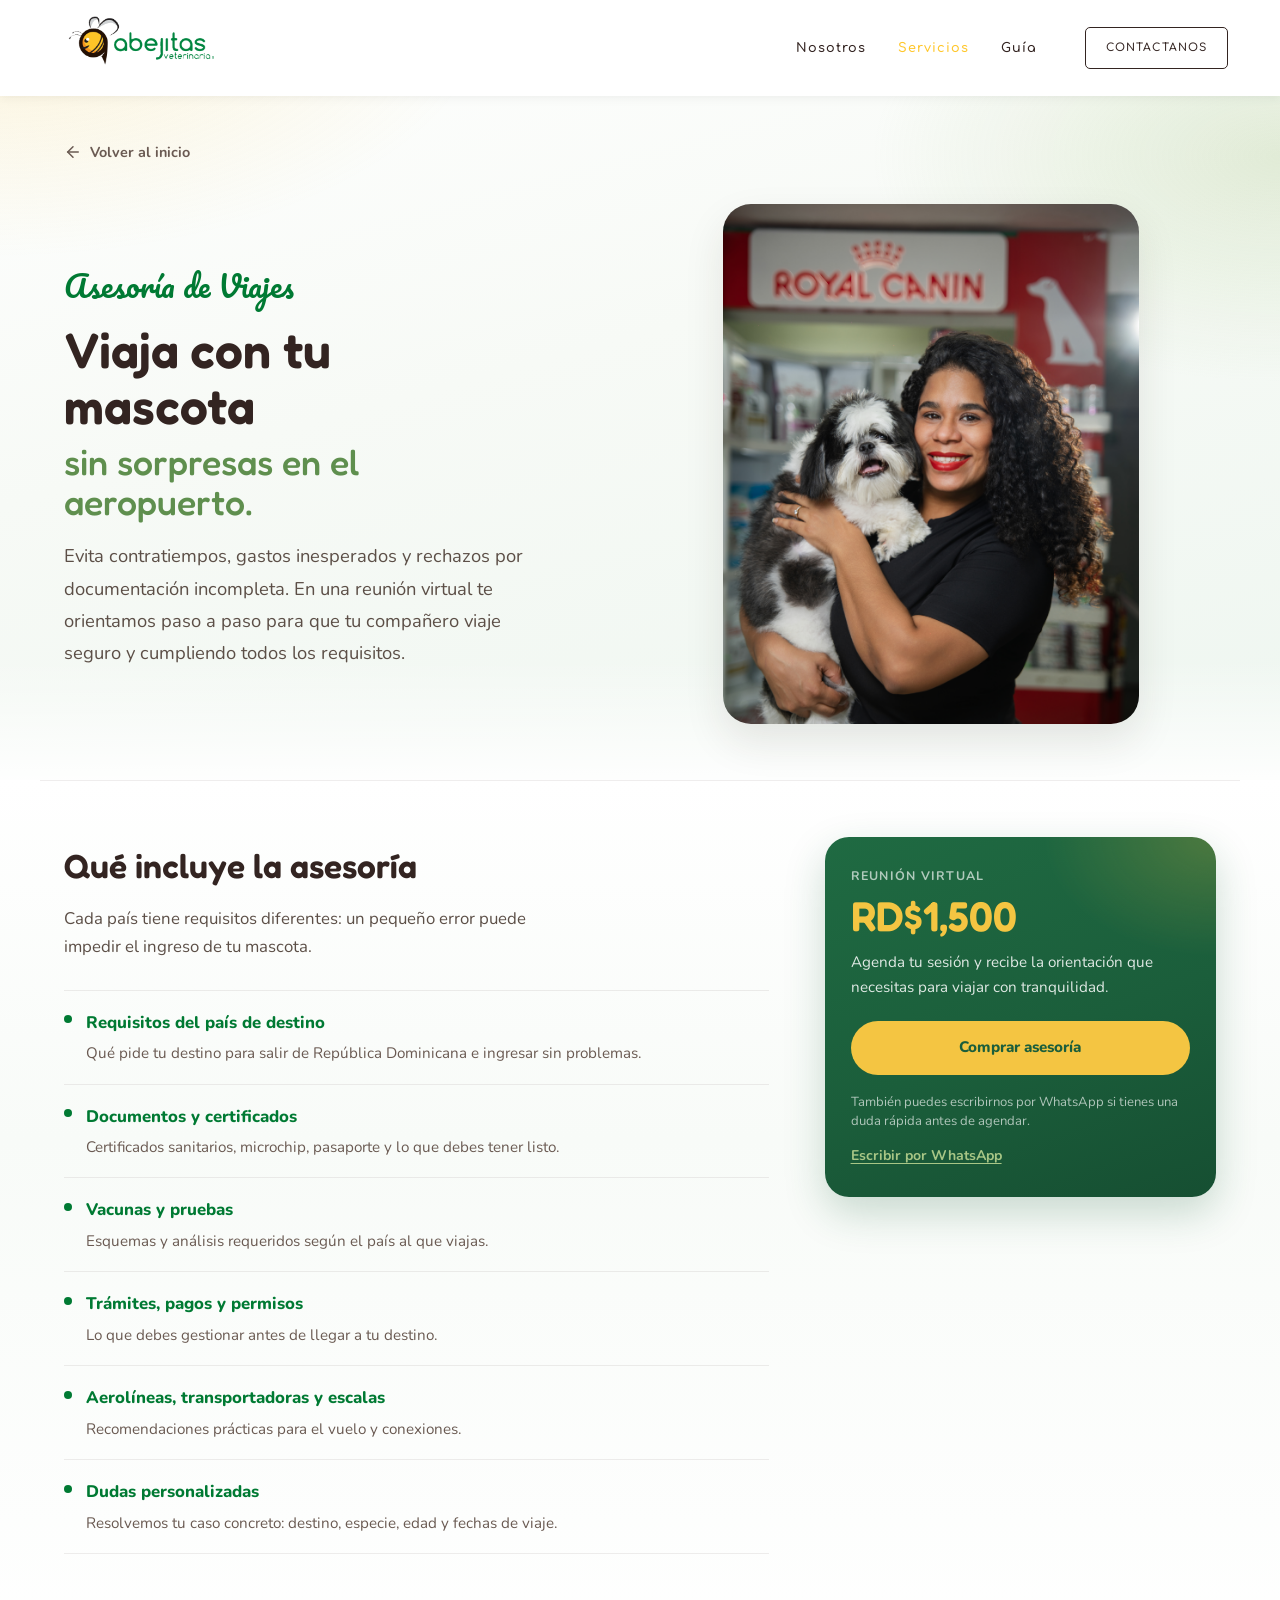
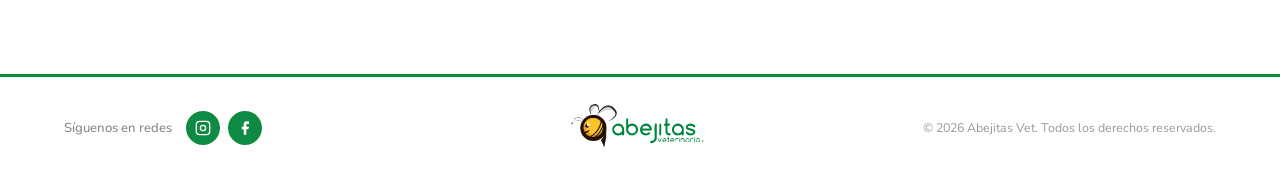
<file: asesoria-viajes.html>
<!DOCTYPE html>
<html lang="es">
<head>
  <meta charset="UTF-8">
  <meta name="viewport" content="width=device-width, initial-scale=1.0">
  <title>Asesoría de Viajes con Mascotas | Abejitas Vet</title>
  <meta name="description" content="Asesoría virtual para viajar con tu mascota desde República Dominicana. Requisitos, documentos, vacunas y trámites según tu destino. RD$1,500.">
  <meta name="robots" content="index, follow">
  <meta name="theme-color" content="#0E8A43">
  <link rel="canonical" href="https://abejitasvet.do/asesoria-viajes">

  <link rel="icon" type="image/png" href="img/logo web abejitas.png">
  <link rel="apple-touch-icon" href="img/logo web abejitas.png">
  <link rel="shortcut icon" href="img/logo web abejitas.png">

  <meta property="og:type" content="website">
  <meta property="og:locale" content="es_DO">
  <meta property="og:site_name" content="Abejitas Vet">
  <meta property="og:title" content="Asesoría de Viajes con Mascotas | Abejitas Vet">
  <meta property="og:description" content="Orientación paso a paso para viajar con tu mascota de forma segura y cumpliendo todos los requisitos.">
  <meta property="og:url" content="https://abejitasvet.do/asesoria-viajes">
  <meta property="og:image" content="https://abejitasvet.do/img/logo%20web%20abejitas.png">

  <link rel="preconnect" href="https://fonts.googleapis.com">
  <link rel="preconnect" href="https://fonts.gstatic.com" crossorigin>
  <link href="https://fonts.googleapis.com/css2?family=Comfortaa:wght@400;600;700&family=Fredoka:wght@500;600&family=Nunito:wght@400;600;700;800;900&family=Pacifico&display=swap" rel="stylesheet">
  <link rel="stylesheet" href="style.css">
</head>
<body class="subpage travel-page">

  <header class="header header--solid" id="header">
    <div class="container header__inner">
      <a href="index.html#inicio" class="header__logo">
        <img src="img/abejitas logo.png" alt="Abejitas Vet — Veterinaria en Santo Domingo">
      </a>

      <div class="nav-backdrop" id="navBackdrop" aria-hidden="true"></div>

      <nav class="nav" id="nav" aria-label="Menú principal">
        <ul class="nav__list nav__list--desktop">
          <li><a href="index.html#nosotros" class="nav__link">Nosotros</a></li>
          <li><a href="index.html#servicios" class="nav__link active">Servicios</a></li>
          <li><a href="index.html#guia" class="nav__link">Guía</a></li>
        </ul>

        <div class="nav__panel">
          <div class="nav__panel-head">
            <button class="nav__close" id="navClose" type="button" aria-label="Cerrar menú">
              <span></span><span></span>
            </button>
          </div>

          <ul class="nav__list nav__list--mobile">
            <li><a href="index.html#inicio" class="nav__link">Inicio</a></li>
            <li><a href="index.html#nosotros" class="nav__link">Nosotros</a></li>
            <li><a href="index.html#servicios" class="nav__link active">Servicios</a></li>
            <li><a href="index.html#guia" class="nav__link">Guía</a></li>
          </ul>

          <div class="nav__panel-foot">
            <a href="index.html#contacto" class="nav__cta nav__cta--mobile">Contactanos</a>
            <div class="nav__social">
              <a href="https://www.instagram.com/abejitasvet/" class="nav__social-link" aria-label="Instagram" target="_blank" rel="noopener noreferrer">
                <svg viewBox="0 0 24 24" fill="none" stroke="currentColor" stroke-width="1.8"><rect x="2" y="2" width="20" height="20" rx="5"/><circle cx="12" cy="12" r="4"/></svg>
              </a>
              <a href="https://www.facebook.com/Abejitasvet/" class="nav__social-link" aria-label="Facebook" target="_blank" rel="noopener noreferrer">
                <svg viewBox="0 0 24 24" fill="currentColor"><path d="M18 2h-3a5 5 0 00-5 5v3H7v4h3v8h4v-8h3l1-4h-4V7a1 1 0 011-1h3z"/></svg>
              </a>
            </div>
          </div>
        </div>

        <a href="index.html#contacto" class="btn btn--nav-outline nav__cta nav__cta--desktop">Contactanos</a>
      </nav>

      <button class="hamburger" id="hamburger" type="button" aria-label="Abrir menú" aria-expanded="false" aria-controls="nav">
        <span></span><span></span><span></span>
      </button>
    </div>
  </header>

  <main class="travel-main">
    <section class="travel-hero">
      <div class="container travel-hero__container">
        <a href="index.html#asesoria" class="travel-hero__back">
          <svg viewBox="0 0 24 24" fill="none" stroke="currentColor" stroke-width="2" stroke-linecap="round" aria-hidden="true"><path d="M19 12H5"/><path d="M12 19l-7-7 7-7"/></svg>
          Volver al inicio
        </a>

        <div class="travel-hero__grid">
          <div class="travel-hero__intro">
            <p class="travel-hero__script">Asesoría de Viajes</p>
            <h1 class="travel-hero__title">
              Viaja con tu mascota
              <span>sin sorpresas en el aeropuerto.</span>
            </h1>
            <p class="travel-hero__lead">
              Evita contratiempos, gastos inesperados y rechazos por documentación incompleta. En una reunión virtual te orientamos paso a paso para que tu compañero viaje seguro y cumpliendo todos los requisitos.
            </p>
          </div>

          <div class="travel-hero__media">
            <img src="img/ftolissa.jpg" alt="Mascota lista para viajar con orientación de Abejitas Vet" loading="eager" decoding="async">
          </div>
        </div>
      </div>
    </section>

    <section class="travel-body">
      <div class="container travel-body__layout">
        <div class="travel-body__main">
          <h2 class="travel-body__heading">Qué incluye la asesoría</h2>
          <p class="travel-body__intro">Cada país tiene requisitos diferentes: un pequeño error puede impedir el ingreso de tu mascota.</p>

          <ul class="travel-includes">
            <li>
              <strong>Requisitos del país de destino</strong>
              <p>Qué pide tu destino para salir de República Dominicana e ingresar sin problemas.</p>
            </li>
            <li>
              <strong>Documentos y certificados</strong>
              <p>Certificados sanitarios, microchip, pasaporte y lo que debes tener listo.</p>
            </li>
            <li>
              <strong>Vacunas y pruebas</strong>
              <p>Esquemas y análisis requeridos según el país al que viajas.</p>
            </li>
            <li>
              <strong>Trámites, pagos y permisos</strong>
              <p>Lo que debes gestionar antes de llegar a tu destino.</p>
            </li>
            <li>
              <strong>Aerolíneas, transportadoras y escalas</strong>
              <p>Recomendaciones prácticas para el vuelo y conexiones.</p>
            </li>
            <li>
              <strong>Dudas personalizadas</strong>
              <p>Resolvemos tu caso concreto: destino, especie, edad y fechas de viaje.</p>
            </li>
          </ul>
        </div>

        <aside class="travel-book">
          <p class="travel-book__label">Reunión virtual</p>
          <p class="travel-book__price">RD$1,500</p>
          <p class="travel-book__text">Agenda tu sesión y recibe la orientación que necesitas para viajar con tranquilidad.</p>
          <a
            href="https://calendly.com/abejitasvet/asesoria-viajes"
            class="travel-book__cta"
            target="_blank"
            rel="noopener noreferrer"
          >Comprar asesoría</a>
          <p class="travel-book__footnote">También puedes escribirnos por WhatsApp si tienes una duda rápida antes de agendar.</p>
          <a
            href="https://api.whatsapp.com/send?phone=18095340004&text=Hola%2C%20me%20interesa%20la%20Asesor%C3%ADa%20de%20Viajes%20con%20Mascotas"
            class="travel-book__whatsapp"
            target="_blank"
            rel="noopener noreferrer"
          >Escribir por WhatsApp</a>
        </aside>
      </div>
    </section>
  </main>

  <footer class="site-bar">
    <div class="container site-bar__inner">
      <div class="site-bar__social">
        <span class="site-bar__label">Síguenos en redes</span>
        <div class="site-bar__icons">
          <a href="https://www.instagram.com/abejitasvet/" class="site-bar__icon" aria-label="Instagram" target="_blank" rel="noopener noreferrer">
            <svg width="16" height="16" viewBox="0 0 24 24" fill="currentColor"><rect x="2" y="2" width="20" height="20" rx="5" ry="5" fill="none" stroke="currentColor" stroke-width="2"/><circle cx="12" cy="12" r="4" fill="none" stroke="currentColor" stroke-width="2"/></svg>
          </a>
          <a href="https://www.facebook.com/Abejitasvet/?ref=NONE_xav_ig_profile_page_web" class="site-bar__icon" aria-label="Facebook" target="_blank" rel="noopener noreferrer">
            <svg width="16" height="16" viewBox="0 0 24 24" fill="currentColor"><path d="M18 2h-3a5 5 0 00-5 5v3H7v4h3v8h4v-8h3l1-4h-4V7a1 1 0 011-1h3z"/></svg>
          </a>
        </div>
      </div>
      <a href="index.html#inicio" class="site-bar__logo">
        <img src="img/abejitas logo.png" alt="Abejitas Veterinaria">
      </a>
      <p class="site-bar__copy">&copy; 2026 Abejitas Vet. Todos los derechos reservados.</p>
    </div>
  </footer>

  <script src="script.js"></script>
</body>
</html>
</file>
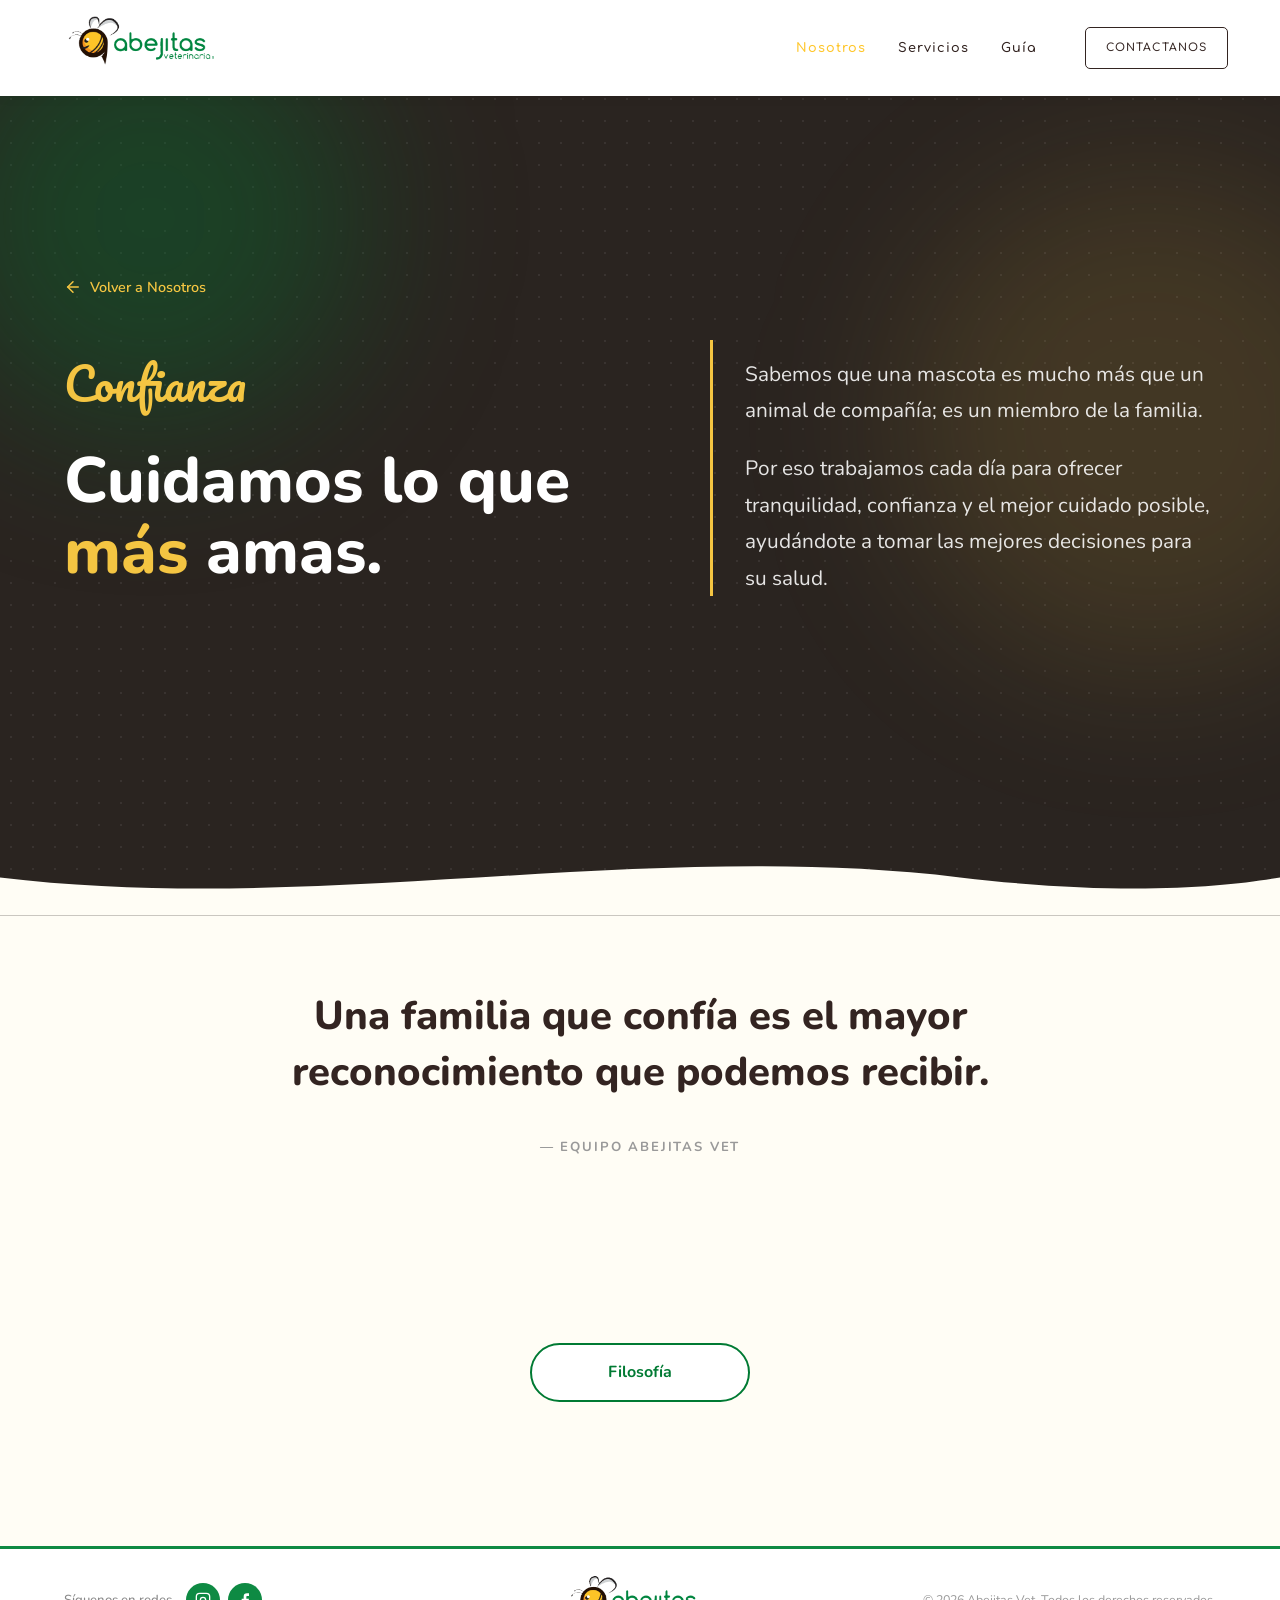
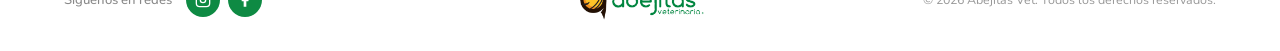
<file: confianza.html>
<!DOCTYPE html>
<html lang="es">
<head>
  <meta charset="UTF-8">
  <meta name="viewport" content="width=device-width, initial-scale=1.0">
  <title>Confianza | Abejitas Vet</title>
  <meta name="description" content="En Abejitas Veterinaria cuidamos lo que más amas. Tranquilidad, confianza y el mejor cuidado para tu mascota y tu familia.">
  <meta name="robots" content="index, follow">
  <meta name="theme-color" content="#0E8A43">
  <link rel="canonical" href="https://abejitasvet.do/confianza.html">

  <link rel="icon" type="image/png" href="img/logo web abejitas.png">
  <link rel="apple-touch-icon" href="img/logo web abejitas.png">
  <link rel="shortcut icon" href="img/logo web abejitas.png">

  <meta property="og:type" content="website">
  <meta property="og:locale" content="es_DO">
  <meta property="og:site_name" content="Abejitas Vet">
  <meta property="og:title" content="Confianza | Abejitas Vet">
  <meta property="og:description" content="En Abejitas Veterinaria cuidamos lo que más amas. Tranquilidad, confianza y el mejor cuidado para tu mascota y tu familia.">
  <meta property="og:url" content="https://abejitasvet.do/confianza.html">
  <meta property="og:image" content="https://abejitasvet.do/img/logo%20web%20abejitas.png">

  <link rel="preconnect" href="https://fonts.googleapis.com">
  <link rel="preconnect" href="https://fonts.gstatic.com" crossorigin>
  <link href="https://fonts.googleapis.com/css2?family=Comfortaa:wght@400;600;700&family=Fredoka:wght@500;600&family=Nunito:wght@400;600;700;800;900&family=Pacifico&display=swap" rel="stylesheet">
  <link rel="stylesheet" href="style.css">
</head>
<body class="subpage confianza-page">

  <header class="header header--solid" id="header">
    <div class="container header__inner">
      <a href="index.html#inicio" class="header__logo">
        <img src="img/abejitas logo.png" alt="Abejitas Vet — Veterinaria en Santo Domingo">
      </a>

      <div class="nav-backdrop" id="navBackdrop" aria-hidden="true"></div>

      <nav class="nav" id="nav" aria-label="Menú principal">
        <ul class="nav__list nav__list--desktop">
          <li><a href="index.html#nosotros" class="nav__link active">Nosotros</a></li>
          <li><a href="index.html#servicios" class="nav__link">Servicios</a></li>
          <li><a href="index.html#guia" class="nav__link">Guía</a></li>
        </ul>

        <div class="nav__panel">
          <div class="nav__panel-head">
            <button class="nav__close" id="navClose" type="button" aria-label="Cerrar menú">
              <span></span><span></span>
            </button>
          </div>

          <ul class="nav__list nav__list--mobile">
            <li><a href="index.html#inicio" class="nav__link">Inicio</a></li>
            <li><a href="index.html#nosotros" class="nav__link active">Nosotros</a></li>
            <li><a href="index.html#servicios" class="nav__link">Servicios</a></li>
            <li><a href="index.html#guia" class="nav__link">Guía</a></li>
          </ul>

          <div class="nav__panel-foot">
            <a href="index.html#contacto" class="nav__cta nav__cta--mobile">Contactanos</a>
            <div class="nav__social">
              <a href="https://www.instagram.com/abejitasvet/" class="nav__social-link" aria-label="Instagram" target="_blank" rel="noopener noreferrer">
                <svg viewBox="0 0 24 24" fill="none" stroke="currentColor" stroke-width="1.8"><rect x="2" y="2" width="20" height="20" rx="5"/><circle cx="12" cy="12" r="4"/></svg>
              </a>
              <a href="https://www.facebook.com/Abejitasvet/" class="nav__social-link" aria-label="Facebook" target="_blank" rel="noopener noreferrer">
                <svg viewBox="0 0 24 24" fill="currentColor"><path d="M18 2h-3a5 5 0 00-5 5v3H7v4h3v8h4v-8h3l1-4h-4V7a1 1 0 011-1h3z"/></svg>
              </a>
            </div>
          </div>
        </div>

        <a href="index.html#contacto" class="btn btn--nav-outline nav__cta nav__cta--desktop">Contactanos</a>
      </nav>

      <button class="hamburger" id="hamburger" type="button" aria-label="Abrir menú" aria-expanded="false" aria-controls="nav">
        <span></span><span></span><span></span>
      </button>
    </div>
  </header>

  <main class="confianza-main">
    <section class="confianza-dark">
      <div class="confianza-dark__glow confianza-dark__glow--green" aria-hidden="true"></div>
      <div class="confianza-dark__glow confianza-dark__glow--warm" aria-hidden="true"></div>

      <div class="container confianza-dark__container">
        <a href="index.html#nosotros" class="confianza-dark__back">
          <svg viewBox="0 0 24 24" fill="none" stroke="currentColor" stroke-width="2" stroke-linecap="round" aria-hidden="true"><path d="M19 12H5"/><path d="M12 19l-7-7 7-7"/></svg>
          Volver a Nosotros
        </a>

        <div class="confianza-dark__grid">
          <div class="confianza-dark__intro">
            <span class="confianza-dark__label">Confianza</span>
            <h1 class="confianza-dark__title">Cuidamos lo que <span class="confianza-dark__yellow">más</span> amas.</h1>
          </div>

          <div class="confianza-dark__body">
            <p>Sabemos que una mascota es mucho más que un animal de compañía; es un miembro de la familia.</p>
            <p>Por eso trabajamos cada día para ofrecer tranquilidad, confianza y el mejor cuidado posible, ayudándote a tomar las mejores decisiones para su salud.</p>
          </div>
        </div>
      </div>

      <div class="confianza-dark__wave" aria-hidden="true">
        <svg viewBox="0 0 1440 80" preserveAspectRatio="none"><path d="M0,40 C360,80 720,0 1080,40 C1260,60 1380,50 1440,40 L1440,80 L0,80 Z" fill="#FFFDF5"/></svg>
      </div>
    </section>

    <section class="confianza-testimonial">
      <div class="container">
        <blockquote class="confianza-testimonial__quote">
          Una familia que confía es el mayor reconocimiento que podemos recibir.
        </blockquote>
        <cite class="confianza-testimonial__cite">— Equipo Abejitas Vet</cite>

        <div class="confianza-testimonial__actions">
          <a href="filosofia.html" class="confianza-btn confianza-btn--outline">Filosofía</a>
        </div>
      </div>
    </section>
  </main>

  <footer class="site-bar">
    <div class="container site-bar__inner">
      <div class="site-bar__social">
        <span class="site-bar__label">Síguenos en redes</span>
        <div class="site-bar__icons">
          <a href="https://www.instagram.com/abejitasvet/" class="site-bar__icon" aria-label="Instagram" target="_blank" rel="noopener noreferrer">
            <svg width="16" height="16" viewBox="0 0 24 24" fill="currentColor"><rect x="2" y="2" width="20" height="20" rx="5" ry="5" fill="none" stroke="currentColor" stroke-width="2"/><circle cx="12" cy="12" r="4" fill="none" stroke="currentColor" stroke-width="2"/></svg>
          </a>
          <a href="https://www.facebook.com/Abejitasvet/?ref=NONE_xav_ig_profile_page_web" class="site-bar__icon" aria-label="Facebook" target="_blank" rel="noopener noreferrer">
            <svg width="16" height="16" viewBox="0 0 24 24" fill="currentColor"><path d="M18 2h-3a5 5 0 00-5 5v3H7v4h3v8h4v-8h3l1-4h-4V7a1 1 0 011-1h3z"/></svg>
          </a>
        </div>
      </div>
      <a href="index.html#inicio" class="site-bar__logo">
        <img src="img/abejitas logo.png" alt="Abejitas Veterinaria">
      </a>
      <p class="site-bar__copy">&copy; 2026 Abejitas Vet. Todos los derechos reservados.</p>
    </div>
  </footer>

  <script src="script.js"></script>
</body>
</html>
</file>
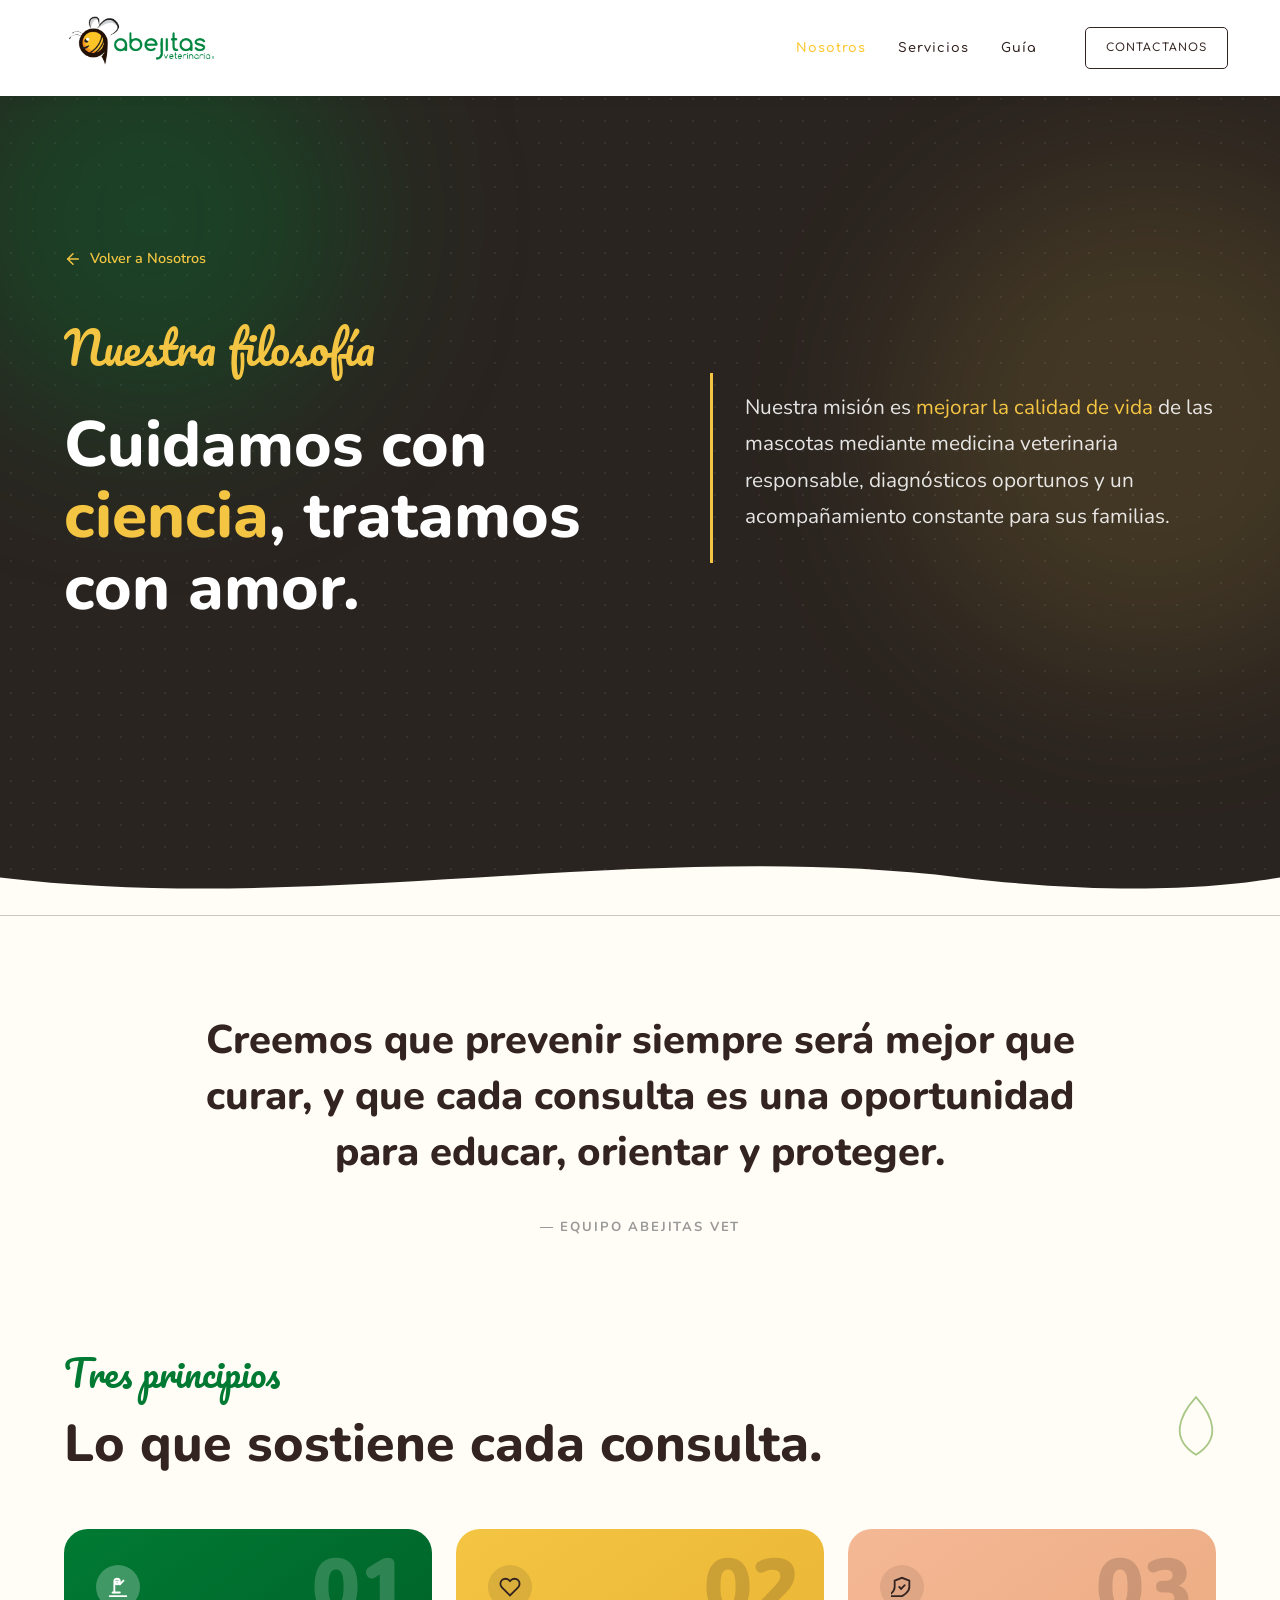
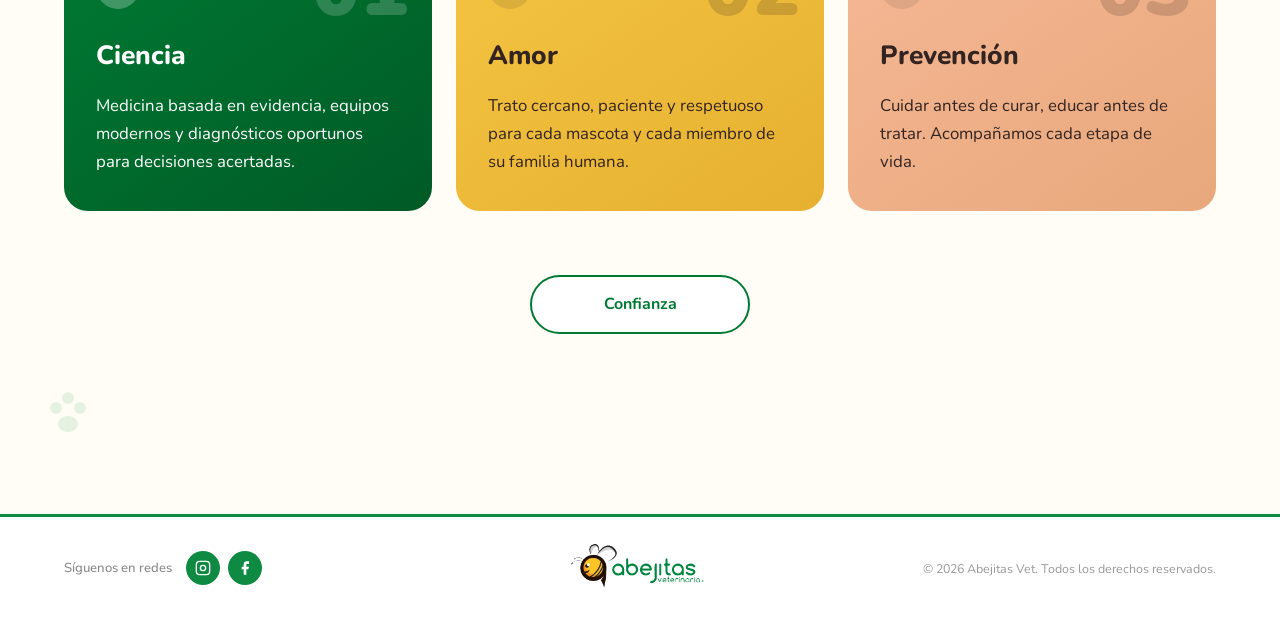
<file: filosofia.html>
<!DOCTYPE html>
<html lang="es">
<head>
  <meta charset="UTF-8">
  <meta name="viewport" content="width=device-width, initial-scale=1.0">
  <title>Nuestra Filosofía | Abejitas Vet</title>
  <meta name="description" content="Conoce la filosofía de Abejitas Veterinaria: medicina responsable, diagnósticos oportunos y acompañamiento para las familias y sus mascotas.">
  <meta name="robots" content="index, follow">
  <meta name="theme-color" content="#0E8A43">
  <link rel="canonical" href="https://abejitasvet.do/filosofia">

  <link rel="icon" type="image/png" href="img/logo web abejitas.png">
  <link rel="apple-touch-icon" href="img/logo web abejitas.png">
  <link rel="shortcut icon" href="img/logo web abejitas.png">

  <meta property="og:type" content="website">
  <meta property="og:locale" content="es_DO">
  <meta property="og:site_name" content="Abejitas Vet">
  <meta property="og:title" content="Nuestra Filosofía | Abejitas Vet">
  <meta property="og:description" content="Conoce la filosofía de Abejitas Veterinaria: medicina responsable, diagnósticos oportunos y acompañamiento para las familias y sus mascotas.">
  <meta property="og:url" content="https://abejitasvet.do/filosofia">
  <meta property="og:image" content="https://abejitasvet.do/img/logo%20web%20abejitas.png">

  <link rel="preconnect" href="https://fonts.googleapis.com">
  <link rel="preconnect" href="https://fonts.gstatic.com" crossorigin>
  <link href="https://fonts.googleapis.com/css2?family=Comfortaa:wght@400;600;700&family=Fredoka:wght@500;600&family=Nunito:wght@400;600;700;800;900&family=Pacifico&display=swap" rel="stylesheet">
  <link rel="stylesheet" href="style.css">
</head>
<body class="subpage filosofia-page">

  <header class="header header--solid" id="header">
    <div class="container header__inner">
      <a href="index.html#inicio" class="header__logo">
        <img src="img/abejitas logo.png" alt="Abejitas Vet — Veterinaria en Santo Domingo">
      </a>

      <div class="nav-backdrop" id="navBackdrop" aria-hidden="true"></div>

      <nav class="nav" id="nav" aria-label="Menú principal">
        <ul class="nav__list nav__list--desktop">
          <li><a href="index.html#nosotros" class="nav__link active">Nosotros</a></li>
          <li><a href="index.html#servicios" class="nav__link">Servicios</a></li>
          <li><a href="index.html#guia" class="nav__link">Guía</a></li>
        </ul>

        <div class="nav__panel">
          <div class="nav__panel-head">
            <button class="nav__close" id="navClose" type="button" aria-label="Cerrar menú">
              <span></span><span></span>
            </button>
          </div>

          <ul class="nav__list nav__list--mobile">
            <li><a href="index.html#inicio" class="nav__link">Inicio</a></li>
            <li><a href="index.html#nosotros" class="nav__link active">Nosotros</a></li>
            <li><a href="index.html#servicios" class="nav__link">Servicios</a></li>
            <li><a href="index.html#guia" class="nav__link">Guía</a></li>
          </ul>

          <div class="nav__panel-foot">
            <a href="index.html#contacto" class="nav__cta nav__cta--mobile">Contactanos</a>
            <div class="nav__social">
              <a href="https://www.instagram.com/abejitasvet/" class="nav__social-link" aria-label="Instagram" target="_blank" rel="noopener noreferrer">
                <svg viewBox="0 0 24 24" fill="none" stroke="currentColor" stroke-width="1.8"><rect x="2" y="2" width="20" height="20" rx="5"/><circle cx="12" cy="12" r="4"/></svg>
              </a>
              <a href="https://www.facebook.com/Abejitasvet/" class="nav__social-link" aria-label="Facebook" target="_blank" rel="noopener noreferrer">
                <svg viewBox="0 0 24 24" fill="currentColor"><path d="M18 2h-3a5 5 0 00-5 5v3H7v4h3v8h4v-8h3l1-4h-4V7a1 1 0 011-1h3z"/></svg>
              </a>
            </div>
          </div>
        </div>

        <a href="index.html#contacto" class="btn btn--nav-outline nav__cta nav__cta--desktop">Contactanos</a>
      </nav>

      <button class="hamburger" id="hamburger" type="button" aria-label="Abrir menú" aria-expanded="false" aria-controls="nav">
        <span></span><span></span><span></span>
      </button>
    </div>
  </header>

  <main class="filosofia-main">
    <!-- Hero oscuro -->
    <section class="filosofia-dark">
      <div class="filosofia-dark__glow filosofia-dark__glow--green" aria-hidden="true"></div>
      <div class="filosofia-dark__glow filosofia-dark__glow--warm" aria-hidden="true"></div>

      <div class="container filosofia-dark__container">
        <a href="index.html#nosotros" class="filosofia-dark__back">
          <svg viewBox="0 0 24 24" fill="none" stroke="currentColor" stroke-width="2" stroke-linecap="round" aria-hidden="true"><path d="M19 12H5"/><path d="M12 19l-7-7 7-7"/></svg>
          Volver a Nosotros
        </a>

        <div class="filosofia-dark__grid">
          <div class="filosofia-dark__intro">
            <span class="filosofia-dark__label">Nuestra filosofía</span>
            <h1 class="filosofia-dark__title">
              Cuidamos con <span class="filosofia-dark__yellow">ciencia</span>, tratamos con amor.
            </h1>
          </div>

          <div class="filosofia-dark__mission">
            <p>Nuestra misión es <span class="filosofia-dark__yellow">mejorar la calidad de vida</span> de las mascotas mediante medicina veterinaria responsable, diagnósticos oportunos y un acompañamiento constante para sus familias.</p>
          </div>
        </div>
      </div>

      <div class="filosofia-dark__wave" aria-hidden="true">
        <svg viewBox="0 0 1440 80" preserveAspectRatio="none"><path d="M0,40 C360,80 720,0 1080,40 C1260,60 1380,50 1440,40 L1440,80 L0,80 Z" fill="#FFFDF5"/></svg>
      </div>
    </section>

    <!-- Manifiesto -->
    <section class="filosofia-manifiesto">
      <div class="container">
        <blockquote class="filosofia-manifiesto__quote">
          Creemos que prevenir siempre será mejor que curar, y que cada consulta es una oportunidad para educar, orientar y proteger.
        </blockquote>
        <cite class="filosofia-manifiesto__cite">— Equipo Abejitas Vet</cite>
      </div>
    </section>

    <!-- Tres principios -->
    <section class="filosofia-principles">
      <svg class="filosofia-principles__leaf" viewBox="0 0 80 80" aria-hidden="true">
        <path d="M40 8 C20 30 12 55 40 72 C68 55 60 30 40 8Z" fill="none" stroke="#A8C686" stroke-width="2"/>
      </svg>
      <svg class="filosofia-principles__paws" viewBox="0 0 120 120" aria-hidden="true">
        <g fill="#B8E0BE" opacity="0.35">
          <ellipse cx="30" cy="78" rx="10" ry="8"/>
          <circle cx="18" cy="62" r="6"/>
          <circle cx="30" cy="52" r="6"/>
          <circle cx="42" cy="62" r="6"/>
        </g>
      </svg>

      <div class="container">
        <div class="filosofia-principles__header">
          <span class="filosofia-principles__eyebrow">Tres principios</span>
          <h2 class="filosofia-principles__title">Lo que sostiene cada consulta.</h2>
        </div>

        <div class="filosofia-principles__grid">
          <article class="filosofia-card filosofia-card--green">
            <span class="filosofia-card__num" aria-hidden="true">01</span>
            <div class="filosofia-card__icon">
              <svg viewBox="0 0 24 24" fill="none" stroke="currentColor" stroke-width="2" stroke-linecap="round"><path d="M6 18h8"/><path d="M3 22h18"/><path d="M14 9a3 3 0 0 0-3-3 3 3 0 0 0-3 3v9"/><circle cx="11" cy="6" r="3"/><path d="M14 9l4-4"/></svg>
            </div>
            <h3 class="filosofia-card__title">Ciencia</h3>
            <p class="filosofia-card__text">Medicina basada en evidencia, equipos modernos y diagnósticos oportunos para decisiones acertadas.</p>
          </article>

          <article class="filosofia-card filosofia-card--yellow">
            <span class="filosofia-card__num" aria-hidden="true">02</span>
            <div class="filosofia-card__icon">
              <svg viewBox="0 0 24 24" fill="none" stroke="currentColor" stroke-width="2" stroke-linecap="round"><path d="M20.84 4.61a5.5 5.5 0 0 0-7.78 0L12 5.67l-1.06-1.06a5.5 5.5 0 0 0-7.78 7.78l1.06 1.06L12 21.23l7.78-7.78 1.06-1.06a5.5 5.5 0 0 0 0-7.78z"/></svg>
            </div>
            <h3 class="filosofia-card__title">Amor</h3>
            <p class="filosofia-card__text">Trato cercano, paciente y respetuoso para cada mascota y cada miembro de su familia humana.</p>
          </article>

          <article class="filosofia-card filosofia-card--peach">
            <span class="filosofia-card__num" aria-hidden="true">03</span>
            <div class="filosofia-card__icon">
              <svg viewBox="0 0 24 24" fill="none" stroke="currentColor" stroke-width="2" stroke-linecap="round"><path d="M12 22s8-4 8-10V5l-8-3-8 3v7c0 6-8 10-8 10z"/><path d="M9 12l2 2 4-4"/></svg>
            </div>
            <h3 class="filosofia-card__title">Prevención</h3>
            <p class="filosofia-card__text">Cuidar antes de curar, educar antes de tratar. Acompañamos cada etapa de vida.</p>
          </article>
        </div>

        <div class="filosofia-principles__actions">
          <a href="confianza" class="confianza-btn confianza-btn--outline">Confianza</a>
        </div>
      </div>
    </section>
  </main>

  <footer class="site-bar">
    <div class="container site-bar__inner">
      <div class="site-bar__social">
        <span class="site-bar__label">Síguenos en redes</span>
        <div class="site-bar__icons">
          <a href="https://www.instagram.com/abejitasvet/" class="site-bar__icon" aria-label="Instagram" target="_blank" rel="noopener noreferrer">
            <svg width="16" height="16" viewBox="0 0 24 24" fill="currentColor"><rect x="2" y="2" width="20" height="20" rx="5" ry="5" fill="none" stroke="currentColor" stroke-width="2"/><circle cx="12" cy="12" r="4" fill="none" stroke="currentColor" stroke-width="2"/></svg>
          </a>
          <a href="https://www.facebook.com/Abejitasvet/?ref=NONE_xav_ig_profile_page_web" class="site-bar__icon" aria-label="Facebook" target="_blank" rel="noopener noreferrer">
            <svg width="16" height="16" viewBox="0 0 24 24" fill="currentColor"><path d="M18 2h-3a5 5 0 00-5 5v3H7v4h3v8h4v-8h3l1-4h-4V7a1 1 0 011-1h3z"/></svg>
          </a>
        </div>
      </div>
      <a href="index.html#inicio" class="site-bar__logo">
        <img src="img/abejitas logo.png" alt="Abejitas Veterinaria">
      </a>
      <p class="site-bar__copy">&copy; 2026 Abejitas Vet. Todos los derechos reservados.</p>
    </div>
  </footer>

  <script src="script.js"></script>
</body>
</html>
</file>
<file: style.css>
/* ===== Variables ===== */
:root {
  --green: #007A33;
  --yellow: #FFC72C;
  --orange: #E37222;
  --brown: #332421;
  --white: #ffffff;
  --cream: #FFF8EE;
  --gray-light: #f5f5f5;
  --gray: #888;
  --font-main: 'Comfortaa', sans-serif;
  --font-hero: 'Fredoka', sans-serif;
  --hero-brown: #4a3f35;
  --hero-accent: #5f8f4e;
  --font-script: 'Pacifico', cursive;
  --shadow: 0 4px 20px rgba(51, 36, 33, 0.12);
  --radius: 12px;
  --transition: 0.3s ease;
}

/* ===== Loading Screen ===== */
.loader {
  position: fixed;
  inset: 0;
  z-index: 99999;
  display: flex;
  align-items: center;
  justify-content: center;
  background: #332421;
  opacity: 1;
  visibility: visible;
  transition: opacity 0.5s ease, visibility 0.5s ease;
}

.loader.is-hidden {
  opacity: 0;
  visibility: hidden;
  pointer-events: none;
}

.loader__content {
  display: flex;
  flex-direction: column;
  align-items: center;
  gap: 28px;
  padding: 24px;
}

.loader__logo {
  width: clamp(96px, 18vw, 150px);
  height: auto;
}

.loader__bar {
  position: relative;
  width: clamp(160px, 40vw, 240px);
  height: 2px;
  border-radius: 999px;
  background: rgba(255, 255, 255, 0.18);
  overflow: hidden;
}

.loader__bar-fill {
  position: absolute;
  top: 0;
  left: 0;
  height: 100%;
  width: 0%;
  border-radius: 999px;
  background: #ffffff;
  animation: loader-fill 2s ease-in-out forwards;
}

@keyframes loader-fill {
  0% { width: 0%; }
  20% { width: 18%; }
  45% { width: 42%; }
  70% { width: 68%; }
  90% { width: 90%; }
  100% { width: 100%; }
}

/* ===== Reset ===== */
*, *::before, *::after { box-sizing: border-box; margin: 0; padding: 0; }

html {
  scroll-behavior: smooth;
  -webkit-text-size-adjust: 100%;
  text-size-adjust: 100%;
}

body {
  font-family: var(--font-main);
  color: var(--brown);
  line-height: 1.7;
  overflow-x: hidden;
}

img { max-width: 100%; display: block; }

a { text-decoration: none; color: inherit; }

ul { list-style: none; }

.container {
  max-width: 1200px;
  margin: 0 auto;
  padding: 0 24px;
}

.section { padding: 80px 0; }

/* ===== Typography ===== */
.script-title {
  font-family: var(--font-script);
  font-size: clamp(1.4rem, 3vw, 2rem);
  margin-bottom: 8px;
}

.script-title--green { color: var(--green); }

.section-title {
  font-size: clamp(1.5rem, 3.5vw, 2.2rem);
  font-weight: 700;
  margin-bottom: 20px;
  line-height: 1.3;
}

/* ===== Buttons ===== */
.btn {
  display: inline-block;
  padding: 12px 28px;
  border-radius: 50px;
  font-family: var(--font-main);
  font-weight: 600;
  font-size: 0.95rem;
  border: none;
  cursor: pointer;
  transition: transform var(--transition), box-shadow var(--transition), background var(--transition);
}

.btn:hover {
  transform: translateY(-2px);
  box-shadow: var(--shadow);
}

.btn--lg { padding: 16px 36px; font-size: 1rem; }
.btn--green { background: var(--green); color: var(--white); }
.btn--green:hover { background: #006628; }

/* ===== Header ===== */
.header {
  background: transparent;
  position: fixed;
  top: 0;
  left: 0;
  right: 0;
  width: 100%;
  z-index: 1000;
  box-shadow: none;
  transition: background var(--transition), box-shadow var(--transition);
}

.header.scrolled {
  background: var(--white);
  box-shadow: 0 2px 10px rgba(0, 0, 0, 0.06);
}

.header.scrolled .nav__link {
  color: var(--brown);
}

.header.scrolled .hamburger span {
  background: var(--brown);
}

.hamburger {
  display: none;
  flex-direction: column;
  gap: 5px;
  background: none;
  border: none;
  cursor: pointer;
  padding: 4px;
  margin-left: auto;
  flex-shrink: 0;
}

.header__inner {
  display: flex;
  align-items: center;
  justify-content: space-between;
  max-width: none;
  padding: 16px 52px 16px 48px;
  gap: 24px;
}

.header__logo {
  display: flex;
  align-items: flex-start;
  transform: translateY(-5px);
}

.header__logo img {
  height: clamp(48px, 6vw, 64px);
  width: auto;
}

.nav {
  display: flex;
  align-items: center;
  gap: clamp(24px, 4vw, 48px);
  margin-left: auto;
}

.nav__list {
  display: flex;
  align-items: center;
  gap: clamp(18px, 2.5vw, 36px);
}

.nav__link {
  font-weight: 600;
  font-size: 0.80rem;
  letter-spacing: 0.08em;
  text-transform: none;
  transition: color var(--transition);
}

.header:not(.scrolled) .nav__link {
  color: var(--cream);
}

.header:not(.scrolled) .nav__link:hover,
.header:not(.scrolled) .nav__link.active {
  color: var(--yellow);
}

.header.scrolled .nav__link:hover,
.header.scrolled .nav__link.active {
  color: var(--yellow);
}

.nav__cta {
  display: none;
  font-size: 0.68rem;
  letter-spacing: 0.1em;
  text-transform: uppercase;
  padding: 11px 20px;
  border-radius: 5px;
}

.btn--nav-outline {
  background: transparent;
  border-radius: 5px;
  transition: background var(--transition), color var(--transition), border-color var(--transition);
}

.header:not(.scrolled) .btn--nav-outline {
  color: var(--white);
  border: 1px solid rgba(255, 255, 255, 0.9);
}

.header:not(.scrolled) .btn--nav-outline:hover {
  background: var(--yellow);
  color: var(--white);
  border-color: var(--yellow);
  transform: none;
  box-shadow: none;
}

.header.scrolled .btn--nav-outline {
  color: var(--brown);
  border: 1px solid var(--brown);
}

.header.scrolled .btn--nav-outline:hover {
  background: var(--yellow);
  color: var(--white);
  border-color: var(--yellow);
  transform: none;
  box-shadow: none;
}

.hamburger span {
  display: block;
  width: 24px;
  height: 2px;
  background: var(--cream);
  transition: var(--transition);
}

.header:not(.scrolled) .hamburger span {
  background: var(--cream);
}

.hamburger.active span:nth-child(1) { transform: rotate(45deg) translate(5px, 5px); }
.hamburger.active span:nth-child(2) { opacity: 0; }
.hamburger.active span:nth-child(3) { transform: rotate(-45deg) translate(5px, -5px); }

@media (min-width: 1367px),
       (min-width: 769px) and (max-width: 1366px) and (orientation: landscape) {
  .nav-backdrop,
  .nav__panel,
  .nav__cta--mobile,
  .nav__list--mobile {
    display: none !important;
  }

  .nav__list--desktop {
    display: flex;
  }

  .nav__cta--desktop {
    display: inline-flex;
    align-items: center;
    justify-content: center;
    white-space: nowrap;
  }

  .hamburger {
    display: none !important;
  }

  .nav {
    position: static;
    inset: auto;
    display: flex;
    align-items: center;
    gap: clamp(24px, 4vw, 48px);
    margin-left: auto;
    padding: 0;
    opacity: 1;
    visibility: visible;
    pointer-events: auto;
  }

  .header .header__inner {
    align-items: center;
    min-height: 0;
    padding: 16px 52px 16px 48px;
  }

  .header__logo {
    align-items: flex-start;
    transform: translateY(-5px);
  }

  .header__logo img {
    height: clamp(48px, 6vw, 64px);
    width: auto;
  }
}

/* ===== Hero ===== */
.hero {
  position: relative;
  overflow: hidden;
  min-height: 100vh;
  height: 100vh;
  display: flex;
  align-items: flex-end;
  justify-content: flex-start;
  background-color: var(--brown);
}

.hero__media {
  position: absolute;
  inset: 0;
  z-index: 0;
  overflow: hidden;
}

.hero__video {
  position: absolute;
  inset: 0;
  width: 100%;
  height: 100%;
  object-fit: cover;
  object-position: center;
}

.hero__video--mobile {
  display: none;
}

@media (max-width: 768px) {
  .hero__video--desktop {
    display: none;
  }

  .hero__video--mobile {
    display: block;
  }
}

.hero__overlay {
  position: absolute;
  inset: 0;
  background: rgba(51, 36, 33, 0.48);
  pointer-events: none;
}

@media (prefers-reduced-motion: reduce) {
  .hero__video {
    display: none;
  }

  .hero__overlay {
    background: rgba(51, 36, 33, 0.72);
  }
}

.hero__inner {
  position: relative;
  z-index: 2;
  width: 100%;
  max-width: none;
  display: flex;
  align-items: flex-end;
  min-height: 100vh;
  padding: 88px 24px 44px 48px;
}

.hero__content {
  max-width: min(640px, 100%);
  color: var(--cream);
}

.hero__title {
  font-family: 'Nunito', sans-serif;
  font-size: clamp(2.6rem, 6.5vw, 5rem);
  font-weight: 800;
  line-height: 1.04;
  margin-bottom: clamp(20px, 3vh, 32px);
  letter-spacing: -0.02em;
}

.hero__title-line {
  display: block;
  color: var(--cream);
  opacity: 0;
  animation: heroFadeUp 0.65s ease forwards;
}

.hero__title-line:nth-child(1) { animation-delay: 0.1s; }

.hero__title-line--accent {
  display: inline-block;
  position: relative;
  color: var(--hero-accent);
  font-size: 0.9em;
  animation-delay: 0.25s;
  margin-top: 2px;
  margin-bottom: 24px;
}

.hero__underline {
  position: absolute;
  left: -4px;
  right: -8px;
  top: calc(100% + 8px);
  width: calc(100% + 12px);
  height: 13px;
  color: var(--hero-accent);
}

.hero__text {
  font-family: var(--font-main);
  font-size: clamp(0.78rem, 1.15vw, 0.9rem);
  font-weight: 400;
  line-height: 1.6;
  margin-bottom: clamp(22px, 3.5vh, 32px);
  max-width: 480px;
  color: rgba(255, 248, 238, 0.9);
  text-align: left;
  opacity: 0;
  animation: heroFadeUp 0.65s ease 0.45s forwards;
}

.hero__actions {
  display: flex;
  flex-wrap: wrap;
  align-items: center;
  gap: 12px;
  opacity: 0;
  animation: heroFadeUp 0.65s ease 0.65s forwards;
}

.btn--hero-primary,
.btn--hero-outline {
  border-radius: 5px;
  padding: 11px 20px;
  font-size: 0.6rem;
  font-weight: 700;
  letter-spacing: 0.08em;
  text-transform: uppercase;
  min-width: 0;
}

.btn--hero-primary {
  background: var(--yellow);
  color: var(--brown);
  border: 1px solid var(--yellow);
}

.btn--hero-primary:hover {
  background: #e6b328;
  border-color: #e6b328;
  color: var(--brown);
}

.btn--hero-outline {
  background: transparent;
  color: var(--cream);
  border: 2px solid var(--green);
}

.btn--hero-outline:hover {
  background: var(--green);
  color: var(--white);
  box-shadow: none;
}

.wave-divider {
  position: relative;
  width: 100%;
  line-height: 0;
}

.wave-divider svg {
  width: 100%;
  height: 60px;
  display: block;
}

/* ===== About ===== */
.about {
  position: relative;
  overflow: hidden;
  padding: 80px 0;
  background: #FFFDF5;
  font-family: 'Nunito', sans-serif;
  color: #2D2D2D;
}

.about__paw-deco {
  position: absolute;
  top: 24px;
  right: 24px;
  width: min(180px, 28vw);
  height: min(180px, 28vw);
  pointer-events: none;
  z-index: 0;
}

.about__inner {
  position: relative;
  z-index: 1;
  display: grid;
  grid-template-columns: 1fr 1fr;
  gap: 48px;
  align-items: center;
}

.about__label {
  display: block;
  font-family: var(--font-script);
  font-size: clamp(1.5rem, 3vw, 2rem);
  font-weight: 400;
  letter-spacing: 0;
  text-transform: none;
  color: #4CAF50;
  margin-bottom: 12px;
}

.about__title {
  display: flex;
  flex-direction: column;
  align-items: flex-start;
  gap: 4px;
  font-size: clamp(1.65rem, 4vw, 2.5rem);
  font-weight: 700;
  line-height: 1.25;
  margin-bottom: clamp(16px, 2.5vw, 20px);
  color: #2D2D2D;
}

.about__title-main {
  font-family: 'Nunito', sans-serif;
  font-weight: 800;
  color: #2D2D2D;
}

.about__title-accent {
  font-family: var(--font-script);
  font-weight: 400;
  font-style: italic;
  color: var(--green);
  line-height: 1.35;
}

.about__title-underline {
  position: relative;
  display: inline-block;
}

.about__title-underline-svg {
  position: absolute;
  left: -2px;
  right: -4px;
  top: calc(100% - 2px);
  width: calc(100% + 6px);
  height: 14px;
  color: var(--green);
  pointer-events: none;
}

.about__body {
  display: flex;
  flex-direction: column;
  gap: clamp(12px, 2vw, 18px);
  margin-bottom: clamp(22px, 3vw, 28px);
  max-width: 520px;
}

.about__text {
  font-size: clamp(0.88rem, 2.1vw, 1rem);
  font-weight: 400;
  line-height: 1.75;
  margin-bottom: 0;
  max-width: 100%;
  color: #2D2D2D;
}

.about__actions {
  display: flex;
  flex-wrap: wrap;
  gap: 14px;
}

.about__btn {
  display: inline-block;
  padding: 14px 28px;
  border-radius: 50px;
  font-family: 'Nunito', sans-serif;
  font-size: 0.95rem;
  font-weight: 700;
  text-align: center;
  transition: transform var(--transition), background var(--transition), color var(--transition), border-color var(--transition);
}

.about__btn:hover {
  transform: scale(1.05);
}

.about__btn--primary {
  background: #F6C84A;
  color: #2D2D2D;
}

.about__btn--primary:hover {
  background: #e6b840;
}

.about__btn--outline {
  background: transparent;
  color: #4CAF50;
  border: 2px solid #4CAF50;
}

.about__btn--outline:hover {
  background: #4CAF50;
  color: #fff;
}

.about__cards {
  display: grid;
  grid-template-columns: 1fr 1fr;
  gap: 18px;
  align-self: center;
}

.about__card {
  display: flex;
  flex-direction: column;
  background: #fff;
  border-radius: 20px;
  overflow: hidden;
  box-shadow: 0 6px 24px rgba(0, 0, 0, 0.07);
  transition: transform var(--transition), box-shadow var(--transition);
}

.about__card.fade-up.visible:hover,
.about__card:hover {
  transform: translateY(-4px);
  box-shadow: 0 12px 32px rgba(0, 0, 0, 0.1);
}

.about__card-content {
  display: flex;
  align-items: center;
  gap: 14px;
  padding: 20px 18px 16px;
}

.about__card-icon {
  width: 44px;
  height: 44px;
  border-radius: 50%;
  background: rgba(168, 198, 134, 0.35);
  color: #2D5A3D;
  display: flex;
  align-items: center;
  justify-content: center;
  flex-shrink: 0;
}

.about__card-icon svg {
  width: 22px;
  height: 22px;
}

.about__card-text {
  flex: 1;
  min-width: 0;
}

.about__card-title {
  font-size: 0.95rem;
  font-weight: 800;
  color: #2D2D2D;
  line-height: 1.3;
  margin-bottom: 6px;
}

@media (max-width: 768px) {
  .about__card-title-break {
    display: block;
  }
}

.about__card-desc {
  font-size: 0.8rem;
  font-weight: 400;
  color: #666;
  line-height: 1.5;
}

.about__card-image {
  margin-top: auto;
  height: 130px;
  overflow: hidden;
}

.about__card-image img {
  width: 100%;
  height: 100%;
  object-fit: cover;
  object-position: center;
}

/* ===== Wave dividers (testimonial) ===== */
.wave-divider--top,
.wave-divider--bottom {
  position: absolute;
  left: 0;
  right: 0;
}

.wave-divider--top { top: 0; }
.wave-divider--bottom { bottom: 0; }

/* ===== Guide ===== */
.guide { background: var(--cream); }

.guide__card {
  display: grid;
  grid-template-columns: 1fr 1.2fr;
  gap: 50px;
  align-items: stretch;
  background: var(--white);
  border-radius: 24px;
  overflow: hidden;
  box-shadow: var(--shadow);
}

.guide__image {
  overflow: hidden;
  background: #f8f4ee;
}

.guide__image img {
  width: 100%;
  height: 100%;
  object-fit: cover;
  object-position: center;
  display: block;
}

.guide__content { padding: 40px 40px 40px 0; }

.guide__desc {
  color: #555;
  margin-bottom: 20px;
}

.guide__features-intro {
  font-weight: 700;
  color: var(--brown);
  margin-bottom: 8px;
  font-size: 0.95rem;
}

.guide__features {
  margin-bottom: 24px;
}

.guide__features li {
  padding: 6px 0;
  font-size: 0.95rem;
  color: var(--green);
  font-weight: 600;
}

.guide__pricing {
  display: flex;
  align-items: baseline;
  gap: 12px;
  margin-bottom: 24px;
}

.guide__price {
  font-size: 2rem;
  font-weight: 700;
  color: var(--green);
}

.guide__price-old {
  font-size: 1.1rem;
  color: var(--gray);
  text-decoration: line-through;
}

/* ===== Travel teaser (home) ===== */
.travel-teaser {
  position: relative;
  overflow: hidden;
  background:
    radial-gradient(ellipse 60% 70% at 95% 0%, rgba(244, 197, 66, 0.28), transparent 55%),
    radial-gradient(ellipse 45% 55% at 0% 100%, rgba(255, 255, 255, 0.1), transparent 50%),
    radial-gradient(ellipse 40% 45% at 55% 100%, rgba(168, 198, 134, 0.22), transparent 55%),
    #1B5E3B;
  color: var(--white);
  padding: clamp(96px, 12vw, 140px) 0;
}

.travel-teaser__bg {
  position: absolute;
  inset: 0;
  pointer-events: none;
  background:
    linear-gradient(115deg, transparent 40%, rgba(255, 248, 238, 0.06) 70%, transparent 100%);
}

.travel-teaser__deco {
  position: absolute;
  inset: 0;
  pointer-events: none;
  z-index: 0;
}

.travel-teaser__bee {
  position: absolute;
  width: clamp(54px, 8vw, 88px);
  height: auto;
  opacity: 0.55;
  filter: drop-shadow(0 8px 16px rgba(0, 0, 0, 0.18));
}

.travel-teaser__bee--1 {
  top: 12%;
  right: 8%;
  transform: rotate(12deg);
}

.travel-teaser__bee--2 {
  bottom: 14%;
  left: 5%;
  width: clamp(40px, 6vw, 64px);
  opacity: 0.35;
  transform: rotate(-18deg) scaleX(-1);
}

.travel-teaser__paw,
.travel-teaser__heart,
.travel-teaser__plane,
.travel-teaser__scribble {
  position: absolute;
  opacity: 0.22;
}

.travel-teaser__paw--1 {
  width: 52px;
  top: 18%;
  left: 12%;
  transform: rotate(-20deg);
  opacity: 0.28;
}

.travel-teaser__paw--2 {
  width: 44px;
  bottom: 18%;
  right: 28%;
  transform: rotate(25deg);
  opacity: 0.16;
}

.travel-teaser__paw--3 {
  width: 38px;
  top: 58%;
  left: 42%;
  transform: rotate(10deg);
  opacity: 0.18;
}

.travel-teaser__heart--1 {
  width: 28px;
  top: 22%;
  right: 22%;
  opacity: 0.35;
}

.travel-teaser__heart--2 {
  width: 22px;
  bottom: 28%;
  left: 22%;
  opacity: 0.2;
}

.travel-teaser__plane {
  width: 56px;
  top: 10%;
  left: 38%;
  opacity: 0.28;
  transform: rotate(-12deg);
}

.travel-teaser__scribble {
  width: 90px;
  bottom: 16%;
  right: 10%;
  opacity: 0.35;
}

.travel-teaser__inner {
  position: relative;
  z-index: 1;
  display: grid;
  grid-template-columns: 1.25fr 1fr;
  gap: clamp(40px, 7vw, 80px);
  align-items: stretch;
}

.travel-teaser__copy {
  display: flex;
  flex-direction: column;
  justify-content: center;
  align-items: flex-start;
}

.travel-teaser__script {
  display: inline-flex;
  align-items: center;
  gap: 8px;
  font-family: var(--font-script);
  font-size: clamp(1.45rem, 3vw, 2rem);
  color: #F4C542;
  margin-bottom: 14px;
}

.travel-teaser__spark {
  width: 18px;
  height: 18px;
  color: #F4C542;
  flex-shrink: 0;
}

.travel-teaser__title {
  font-family: var(--font-hero);
  font-size: clamp(2rem, 4.5vw, 3.25rem);
  font-weight: 600;
  line-height: 1.12;
  margin-bottom: 20px;
  max-width: 14ch;
}

.travel-teaser__title-accent {
  display: block;
  color: rgba(255, 255, 255, 0.8);
  font-size: 0.78em;
  font-weight: 500;
  margin-top: 8px;
  max-width: 18ch;
}

.travel-teaser__text {
  font-family: 'Nunito', sans-serif;
  font-size: clamp(1.02rem, 1.9vw, 1.15rem);
  line-height: 1.75;
  color: rgba(255, 255, 255, 0.88);
  max-width: 42ch;
  margin-bottom: 32px;
}

.travel-teaser__cta {
  display: inline-flex;
  align-items: center;
  gap: 10px;
  width: auto;
  align-self: flex-start;
  padding: 14px 28px;
  border-radius: 50px;
  background: #F4C542;
  color: #1B5E3B;
  font-family: 'Nunito', sans-serif;
  font-weight: 800;
  font-size: 0.95rem;
  transition: transform var(--transition), box-shadow var(--transition), background var(--transition);
}

.travel-teaser__cta svg {
  width: 18px;
  height: 18px;
}

.travel-teaser__cta:hover {
  transform: translateY(-2px);
  background: #ffd45c;
  box-shadow: 0 10px 28px rgba(0, 0, 0, 0.18);
}

.travel-teaser__aside {
  display: flex;
  flex-direction: column;
  justify-content: flex-start;
  align-items: flex-start;
  text-align: left;
  gap: 28px;
  height: 100%;
  padding: clamp(48px, 5.5vw, 64px) clamp(28px, 3.2vw, 36px) clamp(36px, 4vw, 48px);
  border-radius: 22px;
  background: rgba(255, 253, 245, 0.12);
  border: 1px solid rgba(255, 255, 255, 0.2);
  box-shadow: 0 12px 32px rgba(0, 0, 0, 0.12);
}

.travel-teaser__price-block {
  display: flex;
  flex-direction: column;
  align-items: flex-start;
  gap: 10px;
  width: 100%;
}

.travel-teaser__price-label {
  font-family: 'Nunito', sans-serif;
  font-size: 0.9rem;
  font-weight: 700;
  letter-spacing: 0.08em;
  text-transform: uppercase;
  color: rgba(255, 255, 255, 0.65);
}

.travel-teaser__price {
  font-family: var(--font-hero);
  font-size: clamp(2.6rem, 5vw, 3.4rem);
  font-weight: 600;
  color: #F4C542;
  line-height: 1;
}

.travel-teaser__price-note {
  font-family: 'Nunito', sans-serif;
  font-size: 1.05rem;
  line-height: 1.45;
  color: rgba(255, 255, 255, 0.82);
}

.travel-teaser__highlights {
  display: flex;
  flex-direction: column;
  align-items: flex-start;
  gap: 14px;
  padding-top: 8px;
  width: 100%;
  border-top: 1px solid rgba(255, 255, 255, 0.16);
}

.travel-teaser__highlights li {
  position: relative;
  padding-left: 20px;
  font-family: 'Nunito', sans-serif;
  font-size: 1.05rem;
  font-weight: 600;
  color: rgba(255, 255, 255, 0.92);
}

.travel-teaser__highlights li::before {
  content: "";
  position: absolute;
  left: 0;
  top: 0.55em;
  width: 8px;
  height: 8px;
  border-radius: 50%;
  background: #F4C542;
}

.travel-teaser__highlights li {
  position: relative;
  padding-left: 18px;
  font-family: 'Nunito', sans-serif;
  font-size: 0.95rem;
  font-weight: 600;
  color: rgba(255, 255, 255, 0.92);
}

.travel-teaser__highlights li::before {
  content: "";
  position: absolute;
  left: 0;
  top: 0.55em;
  width: 7px;
  height: 7px;
  border-radius: 50%;
  background: #F4C542;
}

/* ===== Testimonial ===== */
.testimonial {
  position: relative;
  background: var(--green);
  padding: 100px 0 90px;
  overflow: hidden;
}

.testimonial__deco {
  position: absolute;
  inset: 0;
  pointer-events: none;
  z-index: 0;
}

.testimonial__deco svg {
  position: absolute;
  opacity: 0.12;
}

.testimonial__deco-paw--1 {
  top: 14%;
  left: 4%;
  width: 72px;
  height: 72px;
}

.testimonial__deco-paw--2 {
  bottom: 12%;
  right: 5%;
  width: 64px;
  height: 64px;
}

.testimonial__deco-heart {
  bottom: 18%;
  left: 8%;
  width: 40px;
  height: 40px;
}

.testimonial__deco-heart--2 {
  top: 20%;
  right: 3%;
  bottom: auto;
  left: auto;
  width: 52px;
  height: 52px;
}

.testimonial__deco-scribble {
  top: 28%;
  left: 42%;
  width: 90px;
  height: 28px;
  opacity: 0.1;
}

.testimonial__container {
  position: relative;
  z-index: 1;
}

.testimonial__header {
  text-align: center;
  max-width: 720px;
  margin: 0 auto 48px;
}

.testimonial__label {
  display: block;
  font-family: var(--font-script);
  font-weight: 400;
  font-size: 1.6rem;
  letter-spacing: 0.10em;
  color: #F6C84A;
  margin-bottom: 14px;
}

.testimonial__title {
  font-family: 'Nunito', sans-serif;
  font-size: clamp(2rem, 4vw, 2.5rem);
  font-weight: 800;
  color: #fff;
  line-height: 1.2;
  margin-bottom: 16px;
}

.testimonial__subtitle {
  font-family: 'Nunito', sans-serif;
  font-size: 1.125rem;
  font-weight: 400;
  color: rgba(255, 255, 255, 0.85);
  line-height: 1.6;
}

.testimonial__grid {
  display: grid;
  grid-template-columns: repeat(3, 1fr);
  gap: 28px;
  align-items: start;
}

.testimonial__card {
  position: relative;
  background: #fff;
  border: 1px solid #E5E5E5;
  border-radius: 2rem;
  padding: 32px;
  box-shadow: 0 4px 16px rgba(0, 0, 0, 0.06);
  transition: transform var(--transition), box-shadow var(--transition), opacity 0.6s ease;
  cursor: default;
}

.testimonial__card--center {
  margin-top: -16px;
}

.testimonial__card.fade-up.visible:hover,
.testimonial__card:hover {
  transform: translateY(-6px);
  box-shadow: var(--shadow);
}

.testimonial__quote-badge {
  position: absolute;
  top: -20px;
  left: 28px;
  width: 48px;
  height: 48px;
  border-radius: 50%;
  background: #F6C84A;
  border: 4px solid var(--green);
  display: flex;
  align-items: center;
  justify-content: center;
  font-family: Georgia, serif;
  font-size: 1.5rem;
  font-weight: 700;
  color: var(--green);
  line-height: 1;
}

.testimonial__stars {
  color: #F6C84A;
  font-size: 0.95rem;
  letter-spacing: 2px;
  margin-bottom: 16px;
  margin-top: 8px;
}

.testimonial__card blockquote {
  font-family: 'Nunito', sans-serif;
  font-size: 1rem;
  font-weight: 400;
  font-style: normal;
  color: rgba(45, 45, 45, 0.85);
  line-height: 1.6;
  margin: 0 0 20px;
}

.testimonial__divider {
  border: none;
  border-top: 1px solid #E5E5E5;
  margin: 0 0 20px;
}

.testimonial__author {
  display: flex;
  align-items: center;
  gap: 14px;
}

.testimonial__avatar {
  width: 48px;
  height: 48px;
  border-radius: 50%;
  background: #B8E0BE;
  border: 1px solid rgba(0, 122, 51, 0.35);
  display: flex;
  align-items: center;
  justify-content: center;
  font-family: 'Nunito', sans-serif;
  font-size: 0.85rem;
  font-weight: 700;
  color: var(--black);
  flex-shrink: 0;
}

.testimonial__author-info {
  display: flex;
  flex-direction: column;
  gap: 4px;
}

.testimonial__author-info strong {
  font-family: 'Nunito', sans-serif;
  font-size: 0.95rem;
  font-weight: 700;
  color: var(--black);
}

/* ===== Site Footer Bar ===== */
.site-bar {
  background: #fff;
  border-top: 3px solid #0E8A43;
  padding: 22px 0;
  font-family: 'Nunito', sans-serif;
}

.site-bar__inner {
  display: grid;
  grid-template-columns: 1fr auto 1fr;
  align-items: center;
  gap: 24px;
}

.site-bar__social {
  display: flex;
  align-items: center;
  gap: 14px;
  justify-self: start;
}

.site-bar__label {
  font-size: 0.82rem;
  color: #888;
  font-weight: 500;
}

.site-bar__icons {
  display: flex;
  gap: 8px;
}

.site-bar__icon {
  width: 34px;
  height: 34px;
  border-radius: 50%;
  background: #0E8A43;
  color: #fff;
  display: flex;
  align-items: center;
  justify-content: center;
  transition: transform var(--transition), background var(--transition);
}

.site-bar__icon:hover {
  transform: scale(1.08);
  background: #0c7a3b;
}

.site-bar__logo {
  justify-self: center;
  display: block;
}

.site-bar__logo img {
  height: 58px;
  width: auto;
  display: block;
}

.site-bar__copy {
  justify-self: end;
  font-size: 0.78rem;
  color: #999;
  text-align: right;
  line-height: 1.4;
}

/* ===== Reach Out / WhatsApp ===== */
.reach-out {
  --reach-green: #0E8A43;
  --reach-cream: #F7F4EE;
  --reach-brown: #2E1F1A;
  --reach-yellow: #E8C547;
  position: relative;
  background: var(--reach-cream);
  padding: 88px 0 0;
  font-family: 'Nunito', sans-serif;
  overflow: hidden;
}

.reach-out__deco {
  position: absolute;
  pointer-events: none;
}

.reach-out__deco--paw {
  top: 48px;
  right: 4%;
  width: 140px;
  height: 140px;
}

.reach-out__hero {
  display: grid;
  grid-template-columns: 1fr 1fr;
  gap: 56px;
  align-items: center;
  padding-bottom: 80px;
}

.reach-out__script {
  font-family: var(--font-script);
  font-size: clamp(1.2rem, 2.2vw, 1.55rem);
  color: var(--reach-green);
  margin-bottom: 18px;
}

.reach-out__title {
  font-family: var(--font-hero);
  font-size: clamp(2rem, 4vw, 2.85rem);
  font-weight: 500;
  color: var(--hero-brown);
  line-height: 1.12;
  margin-bottom: 22px;
  display: flex;
  align-items: flex-start;
  gap: 10px;
  flex-wrap: wrap;
}

.reach-out__heart {
  width: 28px;
  height: 28px;
  color: var(--reach-green);
  flex-shrink: 0;
  margin-top: 8px;
}

.reach-out__lead {
  font-size: 1.02rem;
  line-height: 1.75;
  color: #5e534c;
  max-width: 480px;
  margin-bottom: 32px;
}

.reach-out__benefits {
  list-style: none;
  display: flex;
  flex-direction: column;
  gap: 18px;
}

.reach-out__benefits li {
  display: flex;
  align-items: center;
  gap: 14px;
  font-size: 0.95rem;
  font-weight: 600;
  color: var(--reach-brown);
}

.reach-out__benefit-icon {
  width: auto;
  height: auto;
  background: none;
  border-radius: 0;
  color: var(--reach-green);
  display: flex;
  align-items: center;
  justify-content: center;
  flex-shrink: 0;
}

.reach-out__benefit-icon svg {
  width: 24px;
  height: 24px;
}

.reach-out__card {
  background: #fff;
  border-radius: 28px;
  padding: 44px 40px;
  box-shadow: 0 8px 40px rgba(46, 31, 26, 0.07);
  text-align: center;
  border: 1px solid rgba(46, 31, 26, 0.04);
}

.reach-out__card-icon {
  width: 64px;
  height: 64px;
  margin: 0 auto 20px;
  color: var(--reach-green);
}

.reach-out__card-icon svg {
  width: 100%;
  height: 100%;
}

.reach-out__card-title {
  font-family: 'Nunito', sans-serif;
  font-size: 1.65rem;
  font-weight: 800;
  color: var(--reach-brown);
  margin-bottom: 10px;
}

.reach-out__card-sub {
  font-size: 0.92rem;
  color: #7a7068;
  line-height: 1.6;
  margin-bottom: 28px;
  max-width: 320px;
  margin-left: auto;
  margin-right: auto;
}

.reach-out__btn {
  display: inline-flex;
  align-items: center;
  justify-content: center;
  gap: 10px;
  width: 100%;
  max-width: 360px;
  padding: 16px 28px;
  border-radius: 50px;
  background: var(--reach-green);
  color: #fff;
  font-family: 'Nunito', sans-serif;
  font-size: 0.95rem;
  font-weight: 700;
  text-decoration: none;
  transition: transform var(--transition), box-shadow var(--transition), background var(--transition);
}

.reach-out__btn:hover {
  transform: translateY(-2px);
  box-shadow: 0 10px 28px rgba(14, 138, 67, 0.28);
  background: #0c7a3b;
}

.reach-out__card-label {
  margin: 32px 0 16px;
  font-size: 0.82rem;
  color: #9a9088;
}

.reach-out__options {
  display: grid;
  grid-template-columns: 1fr 1fr;
  gap: 12px;
}

.reach-out__option {
  display: flex;
  flex-direction: column;
  align-items: center;
  gap: 8px;
  padding: 18px 12px;
  border: 1.5px solid #ebe6df;
  border-radius: 18px;
  background: #faf9f7;
  color: var(--reach-brown);
  font-family: 'Nunito', sans-serif;
  font-size: 0.82rem;
  font-weight: 600;
  text-decoration: none;
  cursor: pointer;
  transition: border-color var(--transition), background var(--transition), transform var(--transition), box-shadow var(--transition);
}

.reach-out__option:hover,
.reach-out__option.is-active {
  border-color: rgba(14, 138, 67, 0.35);
  background: rgba(14, 138, 67, 0.05);
  transform: translateY(-3px);
  box-shadow: 0 6px 20px rgba(46, 31, 26, 0.06);
}

.reach-out__option-icon {
  width: auto;
  height: auto;
  border-radius: 0;
  background: none;
  border: none;
  color: var(--reach-green);
  display: flex;
  align-items: center;
  justify-content: center;
}

.reach-out__option-icon svg {
  width: 26px;
  height: 26px;
}

.reach-out__card-note {
  margin-top: 22px;
  font-size: 0.76rem;
  color: #a39a92;
  line-height: 1.55;
}

.reach-out__band {
  position: relative;
  width: 100vw;
  max-width: 100vw;
  margin-left: calc(50% - 50vw);
  margin-right: calc(50% - 50vw);
  background-color: #F7F4EE;
  background-repeat: no-repeat;
  padding: 0;
}

.reach-out__band-inner {
  display: flex;
  flex-wrap: wrap;
  align-items: center;
  justify-content: center;
  gap: 28px 36px;
  padding: 48px 0 24px;
  width: 100%;
  max-width: 100%;
}

.reach-out__family {
  text-align: center;
  flex: 0 1 auto;
}

.reach-out__family-title {
  display: flex;
  flex-direction: column;
  align-items: center;
  gap: 6px;
  margin-bottom: 18px;
}

.reach-out__family-script {
  font-family: var(--font-script);
  font-size: clamp(1.15rem, 2vw, 1.4rem);
  color: var(--reach-green);
  line-height: 1.3;
  font-weight: 400;
}

.reach-out__family-bold {
  font-family: 'Nunito', sans-serif;
  font-size: clamp(1.55rem, 3.2vw, 2.15rem);
  font-weight: 800;
  color: var(--reach-brown);
  line-height: 1.2;
  display: inline-flex;
  align-items: center;
  justify-content: center;
  gap: 8px;
  flex-wrap: wrap;
}

.reach-out__values {
  display: flex;
  flex-direction: row;
  flex-wrap: wrap;
  gap: 10px 20px;
  justify-content: center;
  align-items: center;
}

.reach-out__value {
  display: flex;
  flex-direction: row;
  align-items: center;
  gap: 10px;
  text-align: left;
}

.reach-out__value-text {
  font-size: 0.84rem;
  font-weight: 600;
  color: var(--reach-brown);
  line-height: 1.35;
  max-width: none;
  white-space: nowrap;
}

.reach-out__value-icon {
  width: auto;
  height: auto;
  border-radius: 0;
  background: none;
  color: var(--reach-green);
  display: flex;
  align-items: center;
  justify-content: center;
  flex-shrink: 0;
}

.reach-out__value-icon svg {
  width: 26px;
  height: 26px;
}

.reach-out__hours {
  background: none;
  border: none;
  box-shadow: none;
  padding: 4px 0 0;
  text-align: left;
  width: min(360px, 100%);
  min-height: 0;
  display: flex;
  flex-direction: column;
  justify-content: center;
  align-self: center;
}

.reach-out__hours h4 {
  font-family: 'Nunito', sans-serif;
  font-size: 0.72rem;
  font-weight: 800;
  letter-spacing: 0.14em;
  text-transform: uppercase;
  color: var(--reach-brown);
  margin-bottom: 14px;
}

.reach-out__hours ul {
  list-style: none;
  margin: 0;
  flex: 0;
  display: flex;
  flex-direction: column;
  gap: 2px;
}

.reach-out__hours li {
  display: flex;
  align-items: baseline;
  padding: 8px 0;
  border-bottom: none;
  font-size: 0.84rem;
  color: #5c544e;
  gap: 10px;
}

.reach-out__hours-line {
  flex: 1 1 auto;
  min-width: 28px;
  height: 0;
  border-bottom: 1.5px dotted rgba(46, 31, 26, 0.32);
  transform: translateY(-5px);
}

.reach-out__hours li strong {
  color: var(--reach-brown);
  font-weight: 700;
  text-align: right;
  white-space: nowrap;
  font-variant-numeric: tabular-nums;
}

/* ===== Animations ===== */
@keyframes heroFadeUp {
  from {
    opacity: 0;
    transform: translateY(30px);
  }
  to {
    opacity: 1;
    transform: translateY(0);
  }
}

.fade-up {
  opacity: 0;
  transform: translateY(30px);
  transition: opacity 0.6s ease, transform 0.6s ease;
}

.fade-up.visible {
  opacity: 1;
  transform: translateY(0);
}

@media (prefers-reduced-motion: reduce) {
  .hero__title-line,
  .hero__text,
  .hero__actions {
    animation: none;
    opacity: 1;
    transform: none;
  }
}

/* ===== Responsive ===== */
@media (max-width: 1024px) {
  .reach-out__hero {
    grid-template-columns: 1fr;
    gap: 48px;
    padding-bottom: 64px;
  }

  .reach-out__lead {
    max-width: none;
  }

  .hero__inner {
    align-items: flex-end;
    min-height: 100vh;
    padding: 80px 20px 36px 32px;
    text-align: left;
  }

  .header .header__inner {
    padding-left: 32px;
  }

  .hero__content {
    max-width: min(520px, 100%);
  }

  .hero__title {
    font-size: clamp(2rem, 8vw, 3rem);
    margin-bottom: 16px;
  }

  .hero__text {
    font-size: clamp(0.72rem, 1.8vw, 0.84rem);
    line-height: 1.55;
    margin-bottom: 20px;
    max-width: 100%;
  }

  .hero__actions {
    gap: 10px;
  }

  .btn--hero-primary,
  .btn--hero-outline {
    padding: 10px 16px;
    font-size: 0.56rem;
  }
}

@media (max-width: 768px),
       (min-width: 769px) and (max-width: 1366px) and (orientation: portrait) {
  .nav__list--desktop {
    display: none !important;
  }

  .nav__cta--desktop {
    display: none !important;
  }

  .nav-backdrop {
    position: fixed;
    inset: 0;
    z-index: 1001;
    background: rgba(51, 36, 33, 0.42);
    backdrop-filter: blur(10px);
    -webkit-backdrop-filter: blur(10px);
    opacity: 0;
    visibility: hidden;
    pointer-events: none;
    transition: opacity 0.45s cubic-bezier(0.4, 0, 0.2, 1), visibility 0.45s;
  }

  .nav-backdrop.is-open {
    opacity: 1;
    visibility: visible;
    pointer-events: auto;
  }

  .hamburger {
    display: flex;
    position: fixed;
    top: 16px;
    right: 20px;
    z-index: 1004;
    width: 52px;
    height: 52px;
    padding: 0;
    align-items: center;
    justify-content: center;
    background: none;
    border: none;
    cursor: pointer;
    transition: opacity 0.3s ease, visibility 0.3s ease;
  }

  .header.menu-open .hamburger {
    opacity: 0;
    visibility: hidden;
    pointer-events: none;
  }

  .header:not(.scrolled):not(.menu-open) .hamburger span {
    background: var(--cream);
    box-shadow: 0 1px 3px rgba(0, 0, 0, 0.35);
  }

  .header.scrolled .hamburger span,
  .hamburger.active span {
    background: var(--brown);
    box-shadow: none;
  }

  .header .header__inner {
    align-items: center;
    min-height: 84px;
    padding-top: 16px;
    padding-bottom: 16px;
    padding-left: 8px;
    padding-right: 72px;
  }

  .header__logo {
    align-items: center;
    transform: none;
    margin-top: 0;
  }

  .header__logo img {
    height: 52px;
    width: auto;
  }

  .nav {
    position: fixed;
    inset: 0;
    z-index: 1002;
    display: flex;
    align-items: flex-start;
    justify-content: stretch;
    padding: 0;
    margin-left: 0;
    pointer-events: none;
    opacity: 0;
    visibility: hidden;
    transition: opacity 0.4s ease, visibility 0.4s;
  }

  .nav.open {
    opacity: 1;
    visibility: visible;
    pointer-events: auto;
  }

  .nav__panel {
    position: relative;
    width: 100%;
    max-width: none;
    height: auto;
    display: flex;
    flex-direction: column;
    padding: clamp(18px, 3vh, 24px) clamp(20px, 5vw, 40px) clamp(24px, 4vh, 32px);
    border-radius: 0;
    background: linear-gradient(165deg, #007a33 0%, #005528 55%, #004420 100%);
    box-shadow: 0 12px 40px rgba(0, 0, 0, 0.28);
    overflow: hidden;
    transform: translateY(-100%);
    opacity: 0;
    transform-origin: top center;
    transition:
      transform 0.5s cubic-bezier(0.22, 1, 0.36, 1),
      opacity 0.45s ease;
  }

  .nav.open .nav__panel {
    transform: translateY(0);
    opacity: 1;
  }

  .nav__panel-head {
    display: flex;
    align-items: center;
    justify-content: flex-end;
    width: 100%;
    margin-bottom: 18px;
  }

  .nav__close {
    position: relative;
    display: flex;
    align-items: center;
    justify-content: center;
    width: 32px;
    height: 32px;
    padding: 0;
    border: none;
    background: none;
    cursor: pointer;
    flex-shrink: 0;
  }

  .nav__close span {
    position: absolute;
    width: 22px;
    height: 2px;
    background: var(--cream);
    border-radius: 2px;
    transition: var(--transition);
  }

  .nav__close span:first-child {
    transform: rotate(45deg);
  }

  .nav__close span:last-child {
    transform: rotate(-45deg);
  }

  .nav__list {
    flex: 0;
    flex-direction: column;
    align-items: flex-start;
    justify-content: flex-start;
    gap: 10px;
    margin: 0;
    padding: 0;
    list-style: none;
  }

  .nav__list li {
    opacity: 0;
    transform: translateY(18px);
    transition:
      opacity 0.45s ease,
      transform 0.45s cubic-bezier(0.22, 1, 0.36, 1);
  }

  .nav.open .nav__list li {
    opacity: 1;
    transform: translateY(0);
  }

  .nav.open .nav__list li:nth-child(1) { transition-delay: 0.08s; }
  .nav.open .nav__list li:nth-child(2) { transition-delay: 0.14s; }
  .nav.open .nav__list li:nth-child(3) { transition-delay: 0.2s; }
  .nav.open .nav__list li:nth-child(4) { transition-delay: 0.26s; }

  .header .nav .nav__link {
    display: inline-flex;
    align-items: center;
    gap: 8px;
    font-family: 'Nunito', sans-serif;
    font-size: clamp(1.15rem, 4.5vw, 1.45rem);
    font-weight: 800;
    letter-spacing: 0.02em;
    text-transform: uppercase;
    line-height: 1.1;
    color: rgba(255, 248, 238, 0.38);
    transition: color 0.3s ease, transform 0.3s ease;
  }

  .header .nav .nav__link::before {
    content: '';
    width: 0;
    height: 0;
    border-top: 7px solid transparent;
    border-bottom: 7px solid transparent;
    border-left: 10px solid var(--yellow);
    opacity: 0;
    transform: translateX(-6px);
    transition: opacity 0.3s ease, transform 0.3s ease;
  }

  .header .nav .nav__link:hover {
    color: var(--cream);
    transform: translateX(4px);
  }

  .header .nav .nav__link.active {
    color: #fff;
    transform: translateX(4px);
  }

  .header .nav .nav__link:hover::before,
  .header .nav .nav__link.active::before {
    opacity: 1;
    transform: translateX(0);
  }

  .nav__panel-foot {
    display: flex;
    flex-direction: column;
    gap: 14px;
    margin-top: 16px;
    padding-top: 16px;
    opacity: 0;
    transform: translateY(12px);
    transition:
      opacity 0.45s ease 0.18s,
      transform 0.45s cubic-bezier(0.22, 1, 0.36, 1) 0.18s;
  }

  .nav.open .nav__panel-foot {
    opacity: 1;
    transform: translateY(0);
  }

  .nav__cta--mobile {
    display: inline-flex;
    align-items: center;
    justify-content: center;
    width: 100%;
    padding: 12px 18px;
    border-radius: 999px;
    background: var(--yellow);
    color: var(--brown);
    font-family: var(--font-main);
    font-size: 0.68rem;
    font-weight: 800;
    letter-spacing: 0.1em;
    text-transform: uppercase;
    text-decoration: none;
    transition: background 0.3s ease, transform 0.3s ease;
  }

  .nav__cta--mobile:hover {
    background: #e6b328;
    transform: translateY(-2px);
  }

  .nav__social {
    display: flex;
    align-items: center;
    gap: 12px;
  }

  .nav__social-link {
    display: inline-flex;
    align-items: center;
    justify-content: center;
    width: 36px;
    height: 36px;
    border-radius: 50%;
    background: rgba(255, 255, 255, 0.14);
    color: var(--cream);
    transition: background 0.3s ease, transform 0.3s ease;
  }

  .nav__social-link:hover {
    background: rgba(255, 255, 255, 0.24);
    transform: translateY(-2px);
  }

  .nav__social-link svg {
    width: 18px;
    height: 18px;
  }

  @media (prefers-reduced-motion: reduce) {
    .nav-backdrop,
    .nav,
    .nav__panel,
    .nav__list li,
    .nav__panel-foot {
      transition: none !important;
    }

    .nav__panel,
    .nav__list li,
    .nav__panel-foot {
      transform: none !important;
      opacity: 1 !important;
    }
  }
}

@media (max-width: 768px) {
  .section {
    padding: 60px 0;
  }

  .container {
    padding: 0 20px;
  }

  .about__inner {
    grid-template-columns: 1fr;
    gap: 40px;
  }

  .about__content {
    text-align: center;
  }

  .about__label {
    text-align: center;
  }

  .about__title {
    align-items: center;
    text-align: center;
  }

  .about__body {
    margin-left: auto;
    margin-right: auto;
    max-width: min(520px, 100%);
    text-align: center;
  }

  .about__text {
    font-size: clamp(0.86rem, 2.4vw, 0.98rem);
    line-height: 1.7;
    text-align: center;
  }

  .about__actions {
    justify-content: center;
  }

  .about__paw-deco {
    top: 12px;
    right: 12px;
    width: 120px;
    height: 120px;
  }

  .guide__card {
    grid-template-columns: 1fr;
  }

  .guide__image {
    min-height: 340px;
  }

  .guide__content { padding: 30px; }

  .travel-teaser {
    padding: 80px 0;
  }

  .travel-teaser__inner {
    grid-template-columns: 1fr;
    align-items: start;
    gap: 36px;
  }

  .travel-teaser__title {
    max-width: none;
  }

  .travel-teaser__bee--2,
  .travel-teaser__paw--3,
  .travel-teaser__plane {
    display: none;
  }

  .travel-teaser__bee--1 {
    top: 8%;
    right: 6%;
    width: 56px;
    opacity: 0.45;
  }

  .testimonial__grid {
    grid-template-columns: 1fr;
    gap: 40px;
  }

  .testimonial__card--center {
    margin-top: 0;
  }

  .reach-out {
    padding-top: 64px;
  }

  .reach-out__intro {
    text-align: center;
  }

  .reach-out__title {
    justify-content: center;
  }

  .reach-out__benefits {
    max-width: 340px;
    margin: 0 auto;
  }

  .reach-out__hero {
    gap: 36px;
    padding-bottom: 56px;
  }

  .reach-out__card {
    padding: 36px 28px;
  }

  .reach-out__band {
    padding-top: 36px;
  }

  .reach-out__band-inner {
    flex-direction: column;
    align-items: center;
    justify-content: center;
    gap: 40px;
    margin-left: 0;
    margin-right: 0;
    width: 100%;
    max-width: 100%;
    padding: 20px 0 16px;
  }

  .reach-out__family {
    width: 100%;
    text-align: center;
  }

  .reach-out__family-title {
    align-items: center;
  }

  .reach-out__family-bold {
    justify-content: center;
  }

  .reach-out__family-script,
  .reach-out__family-bold {
    font-size: unset;
  }

  .reach-out__value-text {
    font-size: unset;
    max-width: none;
  }

  .reach-out__values {
    flex-direction: row;
    flex-wrap: wrap;
    align-items: center;
    justify-content: center;
    gap: 10px 16px;
    width: 100%;
  }

  .reach-out__value {
    width: auto;
    max-width: none;
    justify-content: center;
  }

  .reach-out__value-text {
    max-width: none;
    flex: 1;
  }

  .reach-out__hours {
    width: 100%;
    max-width: 360px;
    min-height: 0;
    align-self: center;
    margin-top: 24px;
    padding: 0;
    text-align: center;
  }

  .reach-out__hours h4 {
    text-align: center;
    width: 100%;
  }

  .site-bar__inner {
    grid-template-columns: 1fr;
    text-align: center;
    gap: 18px;
  }

  .site-bar__social {
    justify-self: center;
    flex-direction: column;
    gap: 10px;
  }

  .site-bar__logo {
    justify-self: center;
  }

  .site-bar__copy {
    justify-self: center;
    text-align: center;
  }
}

@media (min-width: 769px) and (max-width: 1024px) and (orientation: landscape) {
  .hero__content {
    max-width: min(320px, 44vw);
  }

  .hero__title {
    font-size: clamp(1.85rem, 4.5vw, 2.4rem);
  }

  .hero__text {
    font-size: clamp(0.72rem, 1.5vw, 0.86rem);
  }
}

@media (min-width: 769px) and (max-width: 1024px) and (orientation: portrait) {
  .hero {
    min-height: 100vh;
    height: 100vh;
    align-items: stretch;
  }

  .hero__content {
    max-width: 46%;
  }

  .hero__title {
    font-size: clamp(2.15rem, 6vw, 2.85rem);
    margin-bottom: 0;
  }

  .hero__title-line:nth-child(1) {
    white-space: nowrap;
  }

  .hero__title-line--accent {
    margin-bottom: 24px;
  }

  .hero__underline {
    height: 15px;
  }

  .hero__text {
    margin-top: 6px;
    margin-bottom: 18px;
    font-size: clamp(0.74rem, 1.7vw, 0.88rem);
    line-height: 1.6;
  }
}

@media (max-width: 480px) {
  .section {
    padding: 48px 0;
  }

  .container {
    padding: 0 16px;
  }

  .about__actions {
    flex-direction: column;
    align-items: stretch;
  }

  .about__body {
    gap: 12px;
    margin-bottom: 20px;
    text-align: center;
  }

  .about__text {
    font-size: 0.86rem;
    line-height: 1.68;
    text-align: center;
  }

  .about__title {
    align-items: center;
    text-align: center;
    font-size: clamp(1.45rem, 6.5vw, 1.85rem);
  }

  .about__btn {
    width: 100%;
  }

  .about__cards {
    gap: 14px;
  }

  .about__card-content {
    padding: 18px 16px 14px;
  }

  .about__card-image {
    height: 110px;
  }

  .guide__image {
    min-height: 260px;
  }

  .guide__content {
    padding: 24px 20px;
  }

  .guide__price {
    font-size: 1.65rem;
  }

  .travel-teaser {
    padding: 72px 0;
  }

  .travel-teaser__aside {
    height: auto;
    padding: 28px 24px;
  }

  .reach-out {
    padding-top: 48px;
  }

  .reach-out__title {
    font-size: clamp(1.55rem, 7vw, 1.9rem);
    justify-content: center;
    text-align: center;
  }

  .reach-out__script,
  .reach-out__lead {
    text-align: center;
  }

  .reach-out__benefits {
    align-items: flex-start;
  }

  .reach-out__card {
    padding: 28px 18px;
    border-radius: 22px;
  }

  .reach-out__card-title {
    font-size: 1.4rem;
  }

  .reach-out__options {
    grid-template-columns: 1fr 1fr;
    gap: 10px;
  }

  .reach-out__option {
    padding: 14px 10px;
    font-size: 0.76rem;
  }

  .reach-out__family-script {
    font-size: 1.1rem;
  }

  .reach-out__family-bold {
    font-size: 1.45rem;
  }

  .reach-out__value {
    max-width: 100%;
  }

  .reach-out__hours {
    padding: 0;
  }

  .reach-out__hours li {
    font-size: 0.82rem;
  }

  .reach-out__band {
    padding-top: 44px;
    padding-bottom: 40px;
  }

  .reach-out__deco--paw {
    display: none;
  }

  .site-bar {
    padding: 18px 0;
  }

  .site-bar__logo img {
    height: 48px;
  }

  .site-bar__social {
    flex-direction: row;
    flex-wrap: wrap;
    justify-content: center;
  }

}

/* ===== Subpages ===== */
.subpage {
  background: #FFFDF5;
}

.subpage .header--solid {
  background: var(--white);
  box-shadow: 0 2px 10px rgba(0, 0, 0, 0.06);
}

@media (min-width: 1367px),
       (min-width: 769px) and (max-width: 1366px) and (orientation: landscape) {
  .subpage .header--solid .nav__link {
    color: var(--brown);
  }

  .subpage .header--solid .nav__link:hover,
  .subpage .header--solid .nav__link.active {
    color: var(--yellow);
  }

  .subpage .header--solid .btn--nav-outline {
    color: var(--brown);
    border: 1px solid var(--brown);
  }

  .subpage .header--solid .btn--nav-outline:hover {
    background: var(--yellow);
    color: var(--white);
    border-color: var(--yellow);
    transform: none;
    box-shadow: none;
  }
}

.subpage .header--solid .hamburger span {
  background: var(--brown);
}

.subpage__main {
  padding-top: 88px;
  min-height: 100vh;
  display: flex;
  flex-direction: column;
}

.subpage-hero {
  position: relative;
  flex: 1;
  padding: clamp(40px, 6vw, 64px) 0 clamp(56px, 8vw, 88px);
  overflow: hidden;
}

.subpage-hero__paw {
  position: absolute;
  top: 20px;
  right: 4%;
  width: min(130px, 20vw);
  pointer-events: none;
}

.subpage-hero__paw--left {
  right: auto;
  left: 2%;
  top: auto;
  bottom: 12%;
}

.subpage__back {
  display: inline-flex;
  align-items: center;
  gap: 8px;
  font-family: 'Nunito', sans-serif;
  font-size: 0.9rem;
  font-weight: 600;
  color: var(--green);
  margin-bottom: clamp(24px, 4vw, 36px);
  transition: gap var(--transition), opacity var(--transition);
}

.subpage__back:hover {
  gap: 12px;
  opacity: 0.85;
}

.subpage__back svg {
  width: 18px;
  height: 18px;
  flex-shrink: 0;
}

.subpage__header {
  max-width: 720px;
  margin-bottom: clamp(28px, 4vw, 40px);
}

.subpage__label {
  display: block;
  font-family: var(--font-script);
  font-size: clamp(1.5rem, 3vw, 2rem);
  color: #4CAF50;
  margin-bottom: 12px;
}

.subpage__title {
  font-family: 'Nunito', sans-serif;
  font-size: clamp(1.65rem, 4vw, 2.5rem);
  font-weight: 700;
  line-height: 1.25;
  color: var(--brown);
}

.subpage__card {
  max-width: 760px;
  background: var(--white);
  border-radius: 24px;
  padding: clamp(28px, 4vw, 40px);
  box-shadow: 0 10px 40px rgba(0, 0, 0, 0.08);
  border: 1px solid rgba(76, 175, 80, 0.12);
  position: relative;
  overflow: hidden;
}

.subpage__card::before {
  content: '';
  position: absolute;
  top: 0;
  left: 0;
  right: 0;
  height: 4px;
  background: linear-gradient(90deg, var(--green), #A8C686, var(--yellow));
}

.subpage-hero--confianza .subpage__card::before {
  background: linear-gradient(90deg, var(--yellow), #E8A87C, var(--green));
}

.subpage__card p {
  font-family: 'Nunito', sans-serif;
  font-size: clamp(0.95rem, 2vw, 1.05rem);
  line-height: 1.75;
  color: #444;
  margin-bottom: clamp(16px, 2.5vw, 22px);
}

.subpage__card p:last-child {
  margin-bottom: 0;
}

.subpage__actions {
  margin-top: clamp(28px, 4vw, 40px);
  display: flex;
  flex-wrap: wrap;
  gap: 14px;
}

@media (max-width: 768px) {
  .subpage__main {
    padding-top: 80px;
  }

  .subpage-hero__paw {
    width: 90px;
    opacity: 0.5;
  }

  .subpage__actions {
    flex-direction: column;
    align-items: stretch;
  }

  .subpage__actions .about__btn {
    text-align: center;
  }
}

/* ===== Confianza Page ===== */
.confianza-page {
  background: #FFFDF5;
}

.confianza-main {
  padding-top: 88px;
}

.confianza-dark {
  position: relative;
  background-color: #2a2420;
  background-image: radial-gradient(rgba(255, 255, 255, 0.07) 1px, transparent 1px);
  background-size: 22px 22px;
  padding: clamp(36px, 5vw, 56px) 0 0;
  overflow: hidden;
  min-height: clamp(600px, 92vh, 960px);
  display: flex;
  flex-direction: column;
}

.confianza-dark__glow {
  position: absolute;
  border-radius: 50%;
  pointer-events: none;
  filter: blur(80px);
}

.confianza-dark__glow--green {
  width: min(420px, 55vw);
  height: min(420px, 55vw);
  top: -80px;
  left: -60px;
  background: rgba(0, 122, 51, 0.35);
}

.confianza-dark__glow--warm {
  width: min(500px, 60vw);
  height: min(500px, 60vw);
  top: 10%;
  right: -120px;
  background: rgba(244, 197, 66, 0.12);
}

.confianza-dark__container {
  position: relative;
  z-index: 1;
  flex: 1;
  display: flex;
  flex-direction: column;
  justify-content: center;
  padding-bottom: clamp(56px, 8vh, 88px);
  transform: translateY(clamp(-20px, -2.5vh, -36px));
}

.confianza-dark__back {
  display: inline-flex;
  align-items: center;
  gap: 8px;
  font-family: 'Nunito', sans-serif;
  font-size: 0.9rem;
  font-weight: 600;
  color: #F4C542;
  margin-bottom: clamp(28px, 4vw, 40px);
  transition: gap var(--transition), opacity var(--transition);
}

.confianza-dark__back:hover {
  gap: 12px;
  opacity: 0.85;
}

.confianza-dark__back svg {
  width: 18px;
  height: 18px;
  flex-shrink: 0;
}

.confianza-dark__grid {
  display: grid;
  grid-template-columns: 1.15fr 1fr;
  gap: clamp(32px, 5vw, 64px);
  align-items: center;
}

.confianza-dark__label {
  display: block;
  font-family: var(--font-script);
  font-size: clamp(2rem, 4vw, 2.75rem);
  color: #F4C542;
  margin-bottom: clamp(16px, 2.5vw, 24px);
}

.confianza-dark__title {
  font-family: 'Nunito', sans-serif;
  font-size: clamp(2.5rem, 5.5vw, 4rem);
  font-weight: 800;
  line-height: 1.12;
  color: var(--white);
  margin: 0;
}

.confianza-dark__yellow {
  color: #F4C542;
}

.confianza-dark__body {
  border-left: 3px solid #F4C542;
  padding-left: clamp(20px, 3vw, 32px);
  padding-top: clamp(8px, 1.5vw, 16px);
}

.confianza-dark__body p {
  font-family: 'Nunito', sans-serif;
  font-size: clamp(1.1rem, 2vw, 1.3rem);
  line-height: 1.75;
  color: rgba(255, 255, 255, 0.88);
  margin: 0 0 clamp(16px, 2.5vw, 22px);
}

.confianza-dark__body p:last-child {
  margin-bottom: 0;
}

.confianza-dark__wave {
  position: relative;
  z-index: 2;
  line-height: 0;
  margin-top: auto;
}

.confianza-dark__wave svg {
  display: block;
  width: 100%;
  height: clamp(48px, 6vw, 80px);
}

.confianza-testimonial {
  background: #FFFDF5;
  text-align: center;
  padding: clamp(56px, 8vw, 96px) 0 clamp(96px, 12vw, 144px);
  margin-top: clamp(-24px, -3vh, -12px);
}

.confianza-testimonial .container {
  max-width: 960px;
  display: flex;
  flex-direction: column;
  align-items: center;
  min-height: clamp(300px, 46vh, 440px);
}

.confianza-testimonial__quote {
  width: 100%;
  font-family: 'Nunito', sans-serif;
  font-size: clamp(1.65rem, 3.2vw, 2.5rem);
  font-weight: 800;
  line-height: 1.4;
  color: var(--brown);
  margin: 0 0 clamp(24px, 3.5vw, 36px);
  quotes: none;
}

.confianza-testimonial__cite {
  display: block;
  width: 100%;
  font-family: 'Nunito', sans-serif;
  font-style: normal;
  font-size: 0.82rem;
  font-weight: 700;
  letter-spacing: 0.14em;
  text-transform: uppercase;
  color: #999;
  margin-bottom: 0;
}

.confianza-testimonial__actions {
  display: flex;
  flex-wrap: wrap;
  justify-content: center;
  align-items: center;
  gap: clamp(14px, 2.5vw, 20px);
  width: 100%;
  margin-top: auto;
  padding-top: clamp(48px, 9vw, 72px);
}

.confianza-btn {
  display: inline-flex;
  align-items: center;
  justify-content: center;
  gap: 8px;
  min-width: clamp(180px, 22vw, 220px);
  padding: 14px 48px;
  border-radius: 50px;
  font-family: 'Nunito', sans-serif;
  font-size: clamp(0.9rem, 1.8vw, 1rem);
  font-weight: 700;
  text-align: center;
  transition: transform var(--transition), box-shadow var(--transition), background var(--transition), color var(--transition);
  white-space: nowrap;
}

.confianza-btn:hover {
  transform: translateY(-2px);
  box-shadow: 0 8px 24px rgba(0, 0, 0, 0.12);
}

.confianza-btn--outline {
  background: var(--white);
  color: var(--green);
  border: 2px solid var(--green);
}

.confianza-btn--outline:hover {
  background: rgba(0, 122, 51, 0.06);
}

.confianza-btn--primary {
  background: #F4C542;
  color: var(--brown);
  border: 2px solid #F4C542;
  box-shadow: 0 6px 20px rgba(244, 197, 66, 0.35);
}

.confianza-btn--primary:hover {
  background: #e6b840;
  border-color: #e6b840;
}

.confianza-btn__icon {
  width: 18px;
  height: 18px;
  flex-shrink: 0;
}

@media (max-width: 900px) {
  .confianza-dark {
    min-height: clamp(520px, 80vh, 720px);
  }

  .confianza-dark__grid {
    grid-template-columns: 1fr;
    gap: 32px;
  }

  .confianza-dark__body {
    border-left: none;
    border-top: 3px solid #F4C542;
    padding-left: 0;
    padding-top: clamp(24px, 4vw, 32px);
  }
}

@media (max-width: 768px) {
  .confianza-dark {
    min-height: clamp(460px, 70vh, 620px);
  }

  .confianza-dark__container {
    padding-bottom: clamp(36px, 5vh, 56px);
    transform: none;
  }

  .confianza-testimonial {
    margin-top: clamp(-32px, -4vh, -20px);
    padding-top: clamp(40px, 7vw, 56px);
  }

  .confianza-testimonial .container {
    min-height: clamp(320px, 54vh, 420px);
  }

  .confianza-testimonial__actions {
    flex-direction: column;
    align-items: stretch;
    padding-top: clamp(56px, 12vw, 80px);
  }

  .confianza-btn {
    width: 100%;
  }
}

/* ===== Filosofía Page ===== */
.filosofia-page {
  background: #FFFDF5;
}

.filosofia-main {
  padding-top: 88px;
}

/* Dark hero */
.filosofia-dark {
  position: relative;
  background-color: #2a2420;
  background-image: radial-gradient(rgba(255, 255, 255, 0.07) 1px, transparent 1px);
  background-size: 22px 22px;
  padding: clamp(36px, 5vw, 56px) 0 0;
  overflow: hidden;
  min-height: clamp(600px, 92vh, 960px);
  display: flex;
  flex-direction: column;
}

.filosofia-dark__glow {
  position: absolute;
  border-radius: 50%;
  pointer-events: none;
  filter: blur(80px);
}

.filosofia-dark__glow--green {
  width: min(420px, 55vw);
  height: min(420px, 55vw);
  top: -80px;
  left: -60px;
  background: rgba(0, 122, 51, 0.35);
}

.filosofia-dark__glow--warm {
  width: min(500px, 60vw);
  height: min(500px, 60vw);
  top: 10%;
  right: -120px;
  background: rgba(244, 197, 66, 0.12);
}

.filosofia-dark__container {
  position: relative;
  z-index: 1;
  flex: 1;
  display: flex;
  flex-direction: column;
  justify-content: center;
  padding-bottom: clamp(56px, 8vh, 88px);
  transform: translateY(clamp(-20px, -2.5vh, -36px));
}

.filosofia-dark__back {
  display: inline-flex;
  align-items: center;
  gap: 8px;
  font-family: 'Nunito', sans-serif;
  font-size: 0.9rem;
  font-weight: 600;
  color: #F4C542;
  margin-bottom: clamp(28px, 4vw, 40px);
  transition: gap var(--transition), opacity var(--transition);
}

.filosofia-dark__back:hover {
  gap: 12px;
  opacity: 0.85;
}

.filosofia-dark__back svg {
  width: 18px;
  height: 18px;
  flex-shrink: 0;
}

.filosofia-dark__grid {
  display: grid;
  grid-template-columns: 1.15fr 1fr;
  gap: clamp(32px, 5vw, 64px);
  align-items: center;
}

.filosofia-dark__label {
  display: block;
  font-family: var(--font-script);
  font-size: clamp(2rem, 4vw, 2.75rem);
  color: #F4C542;
  margin-bottom: clamp(16px, 2.5vw, 24px);
}

.filosofia-dark__title {
  font-family: 'Nunito', sans-serif;
  font-size: clamp(2.5rem, 5.5vw, 4rem);
  font-weight: 800;
  line-height: 1.12;
  color: var(--white);
  margin: 0;
}

.filosofia-dark__yellow {
  color: #F4C542;
}

.filosofia-dark__mission {
  border-left: 3px solid #F4C542;
  padding-left: clamp(20px, 3vw, 32px);
  padding-top: clamp(8px, 1.5vw, 16px);
}

.filosofia-dark__mission p {
  font-family: 'Nunito', sans-serif;
  font-size: clamp(1.1rem, 2vw, 1.3rem);
  line-height: 1.75;
  color: rgba(255, 255, 255, 0.88);
  margin: 0 0 clamp(20px, 3vw, 28px);
}

.filosofia-dark__meta {
  display: block;
  font-family: 'Nunito', sans-serif;
  font-size: 0.82rem;
  font-weight: 700;
  letter-spacing: 0.14em;
  text-transform: uppercase;
  color: rgba(255, 255, 255, 0.45);
}

/* Manifiesto */
.filosofia-manifiesto {
  background: #FFFDF5;
  text-align: center;
  padding: clamp(56px, 8vw, 96px) 0 clamp(64px, 9vw, 104px);
}

.filosofia-manifiesto .container {
  max-width: 960px;
}

.filosofia-manifiesto__label {
  display: block;
  font-family: var(--font-script);
  font-size: clamp(2rem, 4vw, 2.75rem);
  color: var(--green);
  margin-bottom: clamp(20px, 3vw, 32px);
}

.filosofia-manifiesto__quote {
  font-family: 'Nunito', sans-serif;
  font-size: clamp(1.65rem, 3.2vw, 2.5rem);
  font-weight: 800;
  line-height: 1.4;
  color: var(--brown);
  margin: 0 0 clamp(24px, 3.5vw, 36px);
  quotes: none;
}

.filosofia-manifiesto__cite {
  display: block;
  font-family: 'Nunito', sans-serif;
  font-style: normal;
  font-size: 0.82rem;
  font-weight: 700;
  letter-spacing: 0.14em;
  text-transform: uppercase;
  color: #999;
}

/* Wave */
.filosofia-dark__wave {
  position: relative;
  z-index: 2;
  line-height: 0;
  margin-top: auto;
}

.filosofia-dark__wave svg {
  display: block;
  width: 100%;
  height: clamp(48px, 6vw, 80px);
}

/* Principles */
.filosofia-principles {
  position: relative;
  background: #FFFDF5;
  padding: 0 0 clamp(128px, 16vw, 180px);
  overflow: hidden;
}

.filosofia-principles__leaf {
  position: absolute;
  top: clamp(24px, 4vw, 48px);
  right: clamp(16px, 4vw, 48px);
  width: clamp(48px, 8vw, 72px);
  pointer-events: none;
}

.filosofia-principles__paws {
  position: absolute;
  bottom: clamp(24px, 4vw, 48px);
  left: clamp(12px, 3vw, 40px);
  width: min(120px, 20vw);
  pointer-events: none;
}

.filosofia-principles__header {
  margin-bottom: clamp(40px, 6vw, 56px);
}

.filosofia-principles__eyebrow {
  display: block;
  font-family: var(--font-script);
  font-size: clamp(1.75rem, 3.5vw, 2.25rem);
  color: var(--green);
  margin-bottom: 10px;
}

.filosofia-principles__title {
  font-family: 'Nunito', sans-serif;
  font-size: clamp(2rem, 4.5vw, 3.25rem);
  font-weight: 800;
  line-height: 1.15;
  color: var(--brown);
  margin: 0;
}

.filosofia-principles__note {
  font-family: 'Nunito', sans-serif;
  font-size: clamp(0.95rem, 1.8vw, 1.08rem);
  line-height: 1.65;
  color: #888;
  max-width: 300px;
  margin: 0;
}

.filosofia-principles__grid {
  display: grid;
  grid-template-columns: repeat(3, 1fr);
  gap: clamp(16px, 2.5vw, 24px);
}

.filosofia-card {
  position: relative;
  border-radius: 24px;
  padding: clamp(28px, 3.5vw, 36px) clamp(24px, 3vw, 32px);
  overflow: hidden;
  min-height: clamp(240px, 28vw, 280px);
  display: flex;
  flex-direction: column;
}

.filosofia-card__num {
  position: absolute;
  top: clamp(12px, 2vw, 20px);
  right: clamp(16px, 2.5vw, 24px);
  font-family: 'Nunito', sans-serif;
  font-size: clamp(3.5rem, 7vw, 5rem);
  font-weight: 900;
  line-height: 1;
  opacity: 0.18;
  pointer-events: none;
}

.filosofia-card__icon {
  width: 44px;
  height: 44px;
  border-radius: 50%;
  background: rgba(255, 255, 255, 0.25);
  display: flex;
  align-items: center;
  justify-content: center;
  margin-bottom: clamp(16px, 2.5vw, 24px);
}

.filosofia-card__icon svg {
  width: 22px;
  height: 22px;
}

.filosofia-card__title {
  font-family: 'Nunito', sans-serif;
  font-size: clamp(1.35rem, 2.4vw, 1.65rem);
  font-weight: 800;
  margin: 0 0 clamp(10px, 1.5vw, 14px);
}

.filosofia-card__text {
  font-family: 'Nunito', sans-serif;
  font-size: clamp(0.95rem, 1.8vw, 1.05rem);
  line-height: 1.65;
  margin: 0;
}

.filosofia-card--green {
  background: linear-gradient(145deg, #007A33 0%, #005a26 100%);
  color: var(--white);
}

.filosofia-card--green .filosofia-card__num {
  color: var(--white);
}

.filosofia-card--yellow {
  background: linear-gradient(145deg, #F4C542 0%, #e6b030 100%);
  color: var(--brown);
}

.filosofia-card--yellow .filosofia-card__num {
  color: var(--brown);
}

.filosofia-card--yellow .filosofia-card__icon {
  background: rgba(51, 36, 33, 0.12);
}

.filosofia-card--peach {
  background: linear-gradient(145deg, #F5B895 0%, #E8A87C 100%);
  color: var(--brown);
}

.filosofia-card--peach .filosofia-card__num {
  color: var(--brown);
}

.filosofia-card--peach .filosofia-card__icon {
  background: rgba(51, 36, 33, 0.1);
}

.filosofia-principles__actions {
  display: flex;
  flex-wrap: wrap;
  justify-content: center;
  align-items: center;
  gap: clamp(14px, 2.5vw, 20px);
  margin-top: clamp(48px, 7vw, 64px);
}

@media (max-width: 900px) {
  .filosofia-dark {
    min-height: clamp(520px, 80vh, 720px);
  }

  .filosofia-dark__grid {
    grid-template-columns: 1fr;
    gap: 32px;
  }

  .filosofia-dark__mission {
    border-left: none;
    border-top: 3px solid #F4C542;
    padding-left: 0;
    padding-top: clamp(24px, 4vw, 32px);
  }

  .filosofia-principles__grid {
    grid-template-columns: 1fr;
  }
}

/* ===== Reach-out band — iPad vertical only (769px–1024px portrait) ===== */
@media (min-width: 769px) and (max-width: 1024px) and (orientation: portrait) {
  .reach-out__band-inner {
    display: flex;
    flex-direction: row;
    flex-wrap: wrap;
    align-items: center;
    justify-content: center;
    gap: 24px 32px;
    padding: 48px 0 24px;
    width: 100%;
    max-width: 100%;
  }

  .reach-out__family {
    text-align: center;
    flex: 0 1 auto;
    width: auto;
  }

  .reach-out__family-title {
    align-items: center;
    margin-bottom: 16px;
  }

  .reach-out__family-script {
    font-size: calc(clamp(1.15rem, 2vw, 1.4rem) - 1px);
  }

  .reach-out__family-bold {
    font-size: calc(clamp(1.55rem, 3.2vw, 2.15rem) - 1px);
    justify-content: center;
  }

  .reach-out__values {
    flex-direction: row;
    flex-wrap: wrap;
    justify-content: center;
    gap: 10px 18px;
  }

  .reach-out__value-text {
    font-size: calc(0.84rem - 1px);
    max-width: none;
    line-height: 1.35;
  }

  .reach-out__value-icon svg {
    width: 24px;
    height: 24px;
  }

  .reach-out__hours {
    width: min(320px, 100%);
    flex-shrink: 0;
    align-self: center;
    min-height: 0;
    padding: 0;
  }

  .reach-out__hours h4 {
    font-size: 0.7rem;
    margin-bottom: 12px;
  }

  .reach-out__hours li {
    font-size: 0.82rem;
    padding: 8px 0;
  }
}

/* ===== Por Qué Elegirnos — Showcase ===== */
.why-showcase {
  --showcase-cream: #FFFDF5;
  --showcase-green: #1B5E3B;
  --showcase-green-dark: #0E3D28;
  --showcase-yellow: #E8C547;
  --showcase-sage: #A8C686;
  --showcase-peach: #E8A87C;
  position: relative;
  background: linear-gradient(
    135deg,
    rgba(215, 232, 220, 0.72) 0%,
    rgba(252, 246, 228, 0.88) 38%,
    rgba(250, 247, 240, 0.92) 52%,
    rgba(246, 232, 200, 0.62) 78%,
    rgba(240, 225, 210, 0.68) 100%
  );
  padding: clamp(64px, 8vw, 100px) 0;
  overflow: hidden;
}

.why-showcase__deco {
  position: absolute;
  inset: 0;
  pointer-events: none;
  z-index: 0;
  overflow: hidden;
}

.why-showcase__deco svg {
  position: absolute;
}

.why-showcase__paw {
  opacity: 0.22;
}

.why-showcase__paw--tl {
  top: 24px;
  right: 5%;
  width: 72px;
  height: 72px;
}

.why-showcase__paw--br {
  bottom: 32px;
  left: 4%;
  width: 72px;
  height: 72px;
  transform: rotate(-20deg);
}

.why-showcase__paw--mid {
  top: 42%;
  left: 2%;
  width: 48px;
  height: 48px;
  opacity: 0.16;
  transform: rotate(12deg);
}

.why-showcase__heart {
  color: var(--showcase-yellow);
  opacity: 0.55;
}

.why-showcase__heart--1 {
  top: 14%;
  left: 12%;
  width: 28px;
  height: 28px;
  transform: rotate(-15deg);
}

.why-showcase__heart--2 {
  top: 8%;
  right: 18%;
  width: 34px;
  height: 34px;
  color: #C9A83A;
  opacity: 0.5;
  transform: rotate(10deg);
}

.why-showcase__heart--3 {
  top: 55%;
  right: 6%;
  width: 26px;
  height: 26px;
  transform: rotate(-8deg);
}

.why-showcase__heart--4 {
  bottom: 18%;
  right: 22%;
  width: 32px;
  height: 32px;
  color: var(--showcase-sage);
  opacity: 0.45;
  transform: rotate(18deg);
}

.why-showcase__heart--5 {
  bottom: 28%;
  left: 18%;
  width: 24px;
  height: 24px;
  color: var(--showcase-yellow);
  opacity: 0.48;
  transform: rotate(-12deg);
}

.why-showcase__leaf {
  opacity: 0.28;
}

.why-showcase__leaf--1 {
  top: 32%;
  right: 3%;
  width: 56px;
  height: 56px;
  transform: rotate(25deg);
}

.why-showcase__leaf--2 {
  bottom: 12%;
  left: 8%;
  width: 44px;
  height: 44px;
  transform: rotate(-30deg);
  opacity: 0.22;
}

.why-showcase__inner {
  position: relative;
  z-index: 1;
}

.why-showcase__layout {
  display: grid;
  grid-template-columns: 1.05fr 0.95fr;
  gap: clamp(40px, 5vw, 64px);
  align-items: start;
}

.why-showcase__eyebrow {
  display: inline-flex;
  align-items: center;
  gap: 10px;
  font-family: 'Nunito', sans-serif;
  font-size: 0.82rem;
  font-weight: 700;
  letter-spacing: 0.12em;
  text-transform: uppercase;
  color: var(--showcase-green);
  margin-bottom: 18px;
}

.why-showcase__spark {
  width: 14px;
  height: 14px;
  color: var(--showcase-yellow);
}

.why-showcase__title {
  font-family: var(--font-script);
  font-size: clamp(1.9rem, 4.8vw, 3rem);
  font-weight: 300;
  line-height: 1.2;
  color: var(--showcase-green-dark);
  margin-bottom: clamp(28px, 4vw, 40px);
}

.why-showcase__title-line {
  display: block;
  white-space: nowrap;
}

.why-showcase__title-accent {
  color: var(--showcase-yellow);
}

.why-showcase__grid {
  display: grid;
  grid-template-columns: repeat(2, minmax(0, 1fr));
  gap: 16px;
}

.why-showcase__card {
  position: relative;
  background: #fff;
  border-radius: 18px;
  padding: 22px 20px 20px;
  box-shadow: 0 8px 28px rgba(46, 31, 26, 0.07);
  transition: transform var(--transition), box-shadow var(--transition);
}

.why-showcase__card:hover {
  transform: translateY(-3px);
  box-shadow: 0 14px 36px rgba(46, 31, 26, 0.1);
}

.why-showcase__card-icon {
  width: 42px;
  height: 42px;
  border-radius: 12px;
  display: flex;
  align-items: center;
  justify-content: center;
  margin-bottom: 14px;
}

.why-showcase__card-icon svg {
  width: 22px;
  height: 22px;
}

.why-showcase__card-icon--sage {
  background: rgba(168, 198, 134, 0.35);
  color: var(--showcase-green-dark);
}

.why-showcase__card-icon--peach {
  background: rgba(232, 168, 124, 0.35);
  color: #8b4f2a;
}

.why-showcase__card-icon--yellow {
  background: rgba(232, 197, 71, 0.35);
  color: #7a5f12;
}

.why-showcase__card-title {
  font-family: 'Nunito', sans-serif;
  font-size: 0.95rem;
  font-weight: 800;
  color: var(--showcase-green-dark);
  line-height: 1.3;
  margin-bottom: 6px;
}

.why-showcase__card-desc {
  font-size: 0.82rem;
  color: #7a726b;
  line-height: 1.55;
}

.why-showcase__visual {
  display: flex;
  flex-direction: column;
  align-items: center;
  gap: 28px;
  padding-top: 8px;
}

.why-showcase__image-wrap {
  position: relative;
  width: min(100%, 380px);
}

.why-showcase__image-ring {
  position: relative;
  aspect-ratio: 1;
  border-radius: 50%;
  overflow: visible;
  box-shadow: 0 12px 28px rgba(27, 94, 59, 0.08);
  --ring-width: 7px;
}

.why-showcase__image-ring::before {
  content: '';
  position: absolute;
  inset: 0;
  border-radius: 50%;
  padding: var(--ring-width);
  background: conic-gradient(
    from 0deg,
    #A8C686 0deg,
    #5f8f4e 55deg,
    #d8edd0 110deg,
    #7aab6a 165deg,
    #b8e0be 220deg,
    #4a7a3d 275deg,
    #c5ddb5 330deg,
    #A8C686 360deg
  );
  -webkit-mask:
    linear-gradient(#fff 0 0) content-box,
    linear-gradient(#fff 0 0);
  -webkit-mask-composite: xor;
  mask:
    linear-gradient(#fff 0 0) content-box,
    linear-gradient(#fff 0 0);
  mask-composite: exclude;
  animation: why-showcase-ring-spin 5s linear infinite;
  z-index: 0;
}

@keyframes why-showcase-ring-spin {
  from { transform: rotate(0deg); }
  to { transform: rotate(360deg); }
}

.why-showcase__image-ring img {
  position: absolute;
  inset: var(--ring-width);
  width: calc(100% - 2 * var(--ring-width));
  height: calc(100% - 2 * var(--ring-width));
  border-radius: 50%;
  object-fit: cover;
  object-position: center 25%;
  z-index: 1;
}

@media (prefers-reduced-motion: reduce) {
  .why-showcase__image-ring::before {
    animation: none;
    background: rgba(168, 198, 134, 0.65);
  }
}

.why-showcase__stats {
  display: flex;
  align-items: center;
  justify-content: center;
  gap: clamp(16px, 3vw, 28px);
  width: 100%;
  max-width: 380px;
}

.why-showcase__stat {
  text-align: center;
  flex: 1;
}

.why-showcase__stat strong,
.why-showcase__stat-number {
  display: block;
  font-family: 'Nunito', sans-serif;
  font-size: clamp(1.35rem, 2.5vw, 1.65rem);
  font-weight: 900;
  color: var(--showcase-green-dark);
  line-height: 1.1;
}

.why-showcase__stat span {
  display: block;
  margin-top: 4px;
  font-size: 0.68rem;
  font-weight: 700;
  letter-spacing: 0.1em;
  text-transform: uppercase;
  color: #9a928a;
}

.why-showcase__stat-divider {
  width: 1px;
  height: 36px;
  background: #e0d9d0;
  flex-shrink: 0;
}

.why-showcase__cta {
  display: inline-flex;
  align-items: center;
  justify-content: center;
  gap: 10px;
  width: 100%;
  max-width: 380px;
  padding: 16px 28px;
  border-radius: 999px;
  background: var(--showcase-yellow);
  color: var(--showcase-green-dark);
  font-family: 'Nunito', sans-serif;
  font-size: 1rem;
  font-weight: 800;
  transition: transform var(--transition), box-shadow var(--transition), background var(--transition);
}

.why-showcase__cta svg {
  width: 20px;
  height: 20px;
}

.why-showcase__cta:hover {
  transform: translateY(-2px);
  box-shadow: 0 10px 28px rgba(232, 197, 71, 0.45);
  background: #f0d060;
}

@media (max-width: 960px) {
  .why-showcase__layout {
    grid-template-columns: 1fr;
    gap: 48px;
  }

  .why-showcase__title {
    max-width: none;
  }

  .why-showcase__content {
    order: 1;
  }

  .why-showcase__visual {
    order: 2;
  }
}

@media (max-width: 600px) {
  .why-showcase__grid {
    grid-template-columns: 1fr;
  }

  .why-showcase__paw--tl,
  .why-showcase__paw--br {
    width: 52px;
    height: 52px;
  }

  .why-showcase__heart--1,
  .why-showcase__heart--3,
  .why-showcase__heart--5 {
    width: 22px;
    height: 22px;
  }

  .why-showcase__heart--2,
  .why-showcase__heart--4 {
    width: 26px;
    height: 26px;
  }

  .why-showcase__leaf--1,
  .why-showcase__leaf--2 {
    width: 36px;
    height: 36px;
  }
}

/* ===== Premium Vet Hub (Servicios) ===== */
.vet-hub {
  --vh-cream: #F8F6F1;
  --vh-green: #3E8B52;
  --vh-yellow: #F4C542;
  --vh-line: #D6D6D6;
  --vh-text: #3a3a3a;
  --vh-muted: #6f6f6f;
  --vh-icon: clamp(52px, 5vw, 64px);
  --vh-path: clamp(128px, 16vw, 200px);
  background: var(--vh-cream);
  padding: clamp(80px, 11vw, 128px) 0 clamp(96px, 12vw, 140px);
  position: relative;
  overflow: hidden;
}

.vet-hub::before {
  content: '';
  position: absolute;
  top: -120px;
  right: -80px;
  width: 320px;
  height: 320px;
  border-radius: 50%;
  background: radial-gradient(circle, rgba(244, 197, 66, 0.14) 0%, transparent 68%);
  pointer-events: none;
}

.vet-hub__container {
  position: relative;
  z-index: 1;
}

.vet-hub__header {
  text-align: center;
  max-width: 640px;
  margin: 0 auto clamp(48px, 7vw, 72px);
}

.vet-hub__heading {
  font-size: clamp(1.9rem, 4.8vw, 2.85rem);
  margin-bottom: 14px;
  color: var(--vh-green);
}

.vet-hub__lead {
  font-family: 'Nunito', sans-serif;
  font-size: clamp(0.95rem, 2.2vw, 1.1rem);
  line-height: 1.65;
  color: var(--vh-muted);
  margin: 0 auto;
  max-width: 520px;
}

.vet-hub__stage {
  display: grid;
  grid-template-columns: auto auto auto;
  align-items: center;
  justify-content: center;
  gap: 0;
  max-width: 1040px;
  margin: 0 auto;
}

.vet-hub__col {
  display: flex;
  flex-direction: column;
  gap: clamp(28px, 3.5vw, 44px);
}

.vet-hub__col--left {
  align-items: flex-end;
}

.vet-hub__col--right {
  align-items: flex-start;
}

.vet-hub__item {
  display: flex;
  align-items: center;
  gap: 0;
  max-width: 100%;
}

.vet-hub__col--left .vet-hub__item {
  flex-direction: row;
}

.vet-hub__col--right .vet-hub__item {
  flex-direction: row;
}

.vet-hub__copy {
  width: clamp(180px, 20vw, 230px);
  flex-shrink: 1;
}

.vet-hub__col--left .vet-hub__copy {
  text-align: right;
  padding-right: 12px;
}

.vet-hub__col--right .vet-hub__copy {
  text-align: left;
  padding-left: 12px;
}

.vet-hub__copy h3 {
  font-family: 'Nunito', sans-serif;
  font-size: clamp(0.95rem, 1.7vw, 1.08rem);
  font-weight: 800;
  color: var(--vh-green);
  line-height: 1.3;
  margin: 0 0 8px;
}

.vet-hub__copy h3 a {
  color: inherit;
  transition: color var(--transition);
}

.vet-hub__copy h3 a:hover {
  color: var(--green);
}

.vet-hub__copy p {
  font-family: 'Nunito', sans-serif;
  font-size: clamp(0.78rem, 1.5vw, 0.86rem);
  line-height: 1.65;
  color: var(--vh-muted);
  margin: 0;
}

.vet-hub__node {
  display: flex;
  align-items: center;
  flex-shrink: 0;
}

.vet-hub__col--left .vet-hub__node {
  flex-direction: row;
}

.vet-hub__col--right .vet-hub__node {
  flex-direction: row;
}

.vet-hub__icon {
  width: var(--vh-icon);
  height: var(--vh-icon);
  border-radius: 50%;
  display: flex;
  align-items: center;
  justify-content: center;
  flex-shrink: 0;
  border: 4px solid #fff;
  box-shadow: 0 4px 12px rgba(0, 0, 0, 0.1);
  position: relative;
  z-index: 2;
}

.vet-hub__icon svg {
  width: 24px;
  height: 24px;
}

.vet-hub__icon--yellow {
  background: #F4C542;
  color: #3E2723;
}

.vet-hub__icon--sage {
  background: #A8C686;
  color: #fff;
}

.vet-hub__icon--peach {
  background: #E8A87C;
  color: #fff;
}

.vet-hub__icon--brown {
  background: #3E2723;
  color: #fff;
}

.vet-hub__path {
  width: var(--vh-path);
  height: 52px;
  flex-shrink: 0;
  overflow: visible;
  position: relative;
  z-index: 1;
}

.vet-hub__path path {
  fill: none;
  stroke: var(--vh-line);
  stroke-width: 1.25;
  stroke-dasharray: 3.5 5.5;
  stroke-linecap: round;
}

.vet-hub__defs {
  position: absolute;
  width: 0;
  height: 0;
  overflow: hidden;
}

.vet-hub__col--left .vet-hub__path {
  margin-right: -48px;
}

.vet-hub__col--right .vet-hub__path {
  margin-left: -48px;
}

.vet-hub__center {
  position: relative;
  display: flex;
  align-items: center;
  justify-content: center;
  width: min(360px, 36vw);
  min-width: 240px;
  padding: 0 clamp(8px, 1.5vw, 16px);
  z-index: 3;
}

.vet-hub__center-blob {
  position: absolute;
  inset: 8% 2% 4%;
  background: radial-gradient(ellipse at 50% 55%, rgba(62, 139, 82, 0.14) 0%, rgba(62, 139, 82, 0.05) 45%, transparent 72%);
  border-radius: 48% 52% 58% 42% / 55% 48% 52% 45%;
  transform: rotate(-4deg);
  pointer-events: none;
}

.vet-hub__dogs {
  position: relative;
  z-index: 1;
  width: 100%;
  max-height: clamp(340px, 42vw, 480px);
  height: auto;
  object-fit: contain;
  filter: drop-shadow(0 18px 36px rgba(62, 139, 82, 0.1));
}

@media (max-width: 1024px) {
  .vet-hub__stage {
    display: flex;
    flex-direction: column;
    align-items: center;
    gap: 40px;
  }

  .vet-hub__center {
    order: -1;
    width: min(320px, 78vw);
    min-width: 0;
    padding: 0;
  }

  .vet-hub__col {
    width: 100%;
    max-width: 520px;
    gap: 28px;
  }

  .vet-hub__col--left,
  .vet-hub__col--right {
    align-items: stretch;
  }

  .vet-hub__col--left .vet-hub__item,
  .vet-hub__col--right .vet-hub__item {
    flex-direction: row;
  }

  .vet-hub__col--left .vet-hub__item {
    flex-direction: row-reverse;
  }

  .vet-hub__col--left .vet-hub__copy,
  .vet-hub__col--right .vet-hub__copy {
    text-align: left;
    padding: 0 0 0 14px;
    width: auto;
    flex: 1;
  }

  .vet-hub__path {
    display: none;
  }

  .vet-hub__col--left .vet-hub__node,
  .vet-hub__col--right .vet-hub__node {
    flex-direction: row;
  }
}

/* iPad / tablet horizontal — hub compacto para que el texto no se corte */
@media (min-width: 769px) and (max-width: 1366px) and (orientation: landscape) {
  .vet-hub {
    --vh-path: clamp(48px, 7.2vw, 76px);
    --vh-icon: 50px;
    overflow-x: clip;
  }

  .vet-hub__stage {
    display: grid;
    grid-template-columns: minmax(0, 1fr) auto minmax(0, 1fr);
    align-items: center;
    justify-content: center;
    gap: clamp(4px, 0.75vw, 10px);
    max-width: 100%;
    width: 100%;
  }

  .vet-hub__center {
    order: unset;
    width: min(250px, 26vw);
    min-width: 165px;
    max-width: 280px;
    padding: 0 6px;
  }

  .vet-hub__dogs {
    max-height: clamp(215px, 28vw, 295px);
  }

  .vet-hub__col {
    width: 100%;
    max-width: none;
    gap: clamp(18px, 2.4vw, 28px);
    min-width: 0;
  }

  .vet-hub__col--left {
    align-items: flex-end;
  }

  .vet-hub__col--right {
    align-items: flex-start;
  }

  .vet-hub__col--left .vet-hub__item,
  .vet-hub__col--right .vet-hub__item {
    flex-direction: row;
    max-width: 100%;
    min-width: 0;
    width: 100%;
  }

  .vet-hub__copy {
    width: auto;
    flex: 1 1 auto;
    min-width: 0;
    max-width: 100%;
  }

  .vet-hub__col--left .vet-hub__copy {
    text-align: right;
    padding: 0 8px 0 0;
  }

  .vet-hub__col--right .vet-hub__copy {
    text-align: left;
    padding: 0 0 0 8px;
  }

  .vet-hub__copy h3 {
    font-size: clamp(0.84rem, 1.38vw, 0.98rem);
    margin-bottom: 6px;
  }

  .vet-hub__copy p {
    font-size: clamp(0.74rem, 1.12vw, 0.82rem);
    line-height: 1.5;
  }

  .vet-hub__icon svg {
    width: 20px;
    height: 20px;
  }

  .vet-hub__path {
    display: block;
    height: 44px;
  }

  .vet-hub__col--left .vet-hub__path {
    margin-right: -20px;
  }

  .vet-hub__col--right .vet-hub__path {
    margin-left: -20px;
  }
}

@media (max-width: 600px) {
  .vet-hub {
    padding: 64px 0 80px;
  }

  .vet-hub__header {
    margin-bottom: 36px;
  }

  .vet-hub__heading {
    font-size: 2.15rem;
  }

  .vet-hub__lead {
    font-size: 1.05rem;
  }

  .vet-hub__icon {
    --vh-icon: 52px;
  }
}

/* ===== Reach-out band backgrounds ===== */
@media (max-width: 1024px) {
  .reach-out__band {
    background-image: url("img/footer background plain.png");
    background-position: center bottom;
    background-size: cover;
    min-height: clamp(360px, 44vh, 460px);
    padding-bottom: 56px;
    display: flex;
    align-items: center;
  }
}

@media (min-width: 1025px) {
  .reach-out__band {
    background-image: url("img/footer background plain.png");
    background-position: center bottom;
    background-size: cover;
    min-height: clamp(320px, 38vh, 420px);
    padding-bottom: clamp(28px, 4vw, 40px);
    display: flex;
    align-items: center;
  }

  .reach-out__band-inner {
    flex-wrap: nowrap;
    align-items: center;
    justify-content: center;
    gap: clamp(32px, 4vw, 64px);
    width: 100%;
    max-width: 1280px;
    margin: 0 auto;
    padding: clamp(48px, 5vw, 72px) clamp(24px, 3%, 48px) clamp(28px, 3vw, 40px);
    box-sizing: border-box;
  }

  .reach-out__family {
    text-align: center;
    flex: 0 0 auto;
  }

  .reach-out__family-title {
    align-items: center;
    margin-bottom: 20px;
  }

  .reach-out__family-bold {
    justify-content: center;
    flex-wrap: nowrap;
    white-space: nowrap;
  }

  .reach-out__values {
    justify-content: center;
    gap: 12px 28px;
  }

  .reach-out__hours {
    flex-shrink: 0;
    align-self: center;
  }
}
@media (min-width: 1025px) and (max-width: 1366px) and (orientation: landscape) {
  .hero__title {
    font-size: clamp(2.6rem, 6.2vw, 3.8rem);
  }

  .hero__text {
    font-size: clamp(0.82rem, 1.4vw, 0.95rem);
  }
}

/* ===== Hero móvil (≤768px) — texto abajo izquierda, como referencia ===== */
@media (max-width: 768px) {
  .hero {
    display: flex;
    align-items: stretch;
    justify-content: flex-start;
    /* svh = fallback; --hero-h se fija al cargar para que no “haga zoom” al scroll en Android */
    min-height: var(--hero-h, 100svh);
    height: var(--hero-h, 100svh);
    overflow-anchor: none;
  }

  html {
    touch-action: manipulation;
  }

  html.iphone .hero {
    min-height: 100vh;
    height: 100vh;
  }

  .hero__overlay {
    background: rgba(51, 36, 33, 0.38);
  }

  .hero__media {
    position: absolute;
    inset: 0;
    height: auto;
    -webkit-backface-visibility: hidden;
    backface-visibility: hidden;
  }

  .hero__video {
    position: absolute;
    inset: 0;
    width: 100%;
    height: 100%;
    object-fit: cover;
    object-position: center center;
    transform: none;
  }

  .hero__inner {
    display: flex;
    flex: 1;
    align-items: flex-end;
    justify-content: flex-start;
    width: 100%;
    max-width: none;
    min-height: 0;
    height: auto;
    margin: 0 auto;
    padding: 72px 16px 28px 20px;
    text-align: left;
  }

  .hero__content {
    max-width: min(340px, 72vw);
  }

  .hero__title {
    font-size: clamp(2.05rem, 7.5vw, 2.5rem);
    margin-bottom: 0;
    line-height: 1.06;
  }

  .hero__title-line:nth-child(1) {
    white-space: normal;
  }

  .hero__title-line--accent {
    color: var(--hero-accent);
    font-size: 0.9em;
    margin-top: 2px;
    margin-bottom: 24px;
  }

  .hero__underline {
    left: -4px;
    right: -8px;
    top: calc(100% + 8px);
    width: calc(100% + 12px);
    height: 13px;
    color: var(--hero-accent);
  }

  .hero__text {
    margin-top: 12px;
    margin-bottom: 16px;
    font-size: clamp(0.7rem, 3vw, 0.82rem);
    line-height: 1.55;
    max-width: 100%;
  }

  .hero__actions {
    display: flex;
    flex-direction: row;
    flex-wrap: wrap;
    align-items: center;
    gap: 8px;
  }

  .hero__content .btn,
  .btn--hero-primary,
  .btn--hero-outline {
    width: auto;
    max-width: none;
    min-width: 0;
    padding: 10px 14px;
    font-size: 0.54rem;
    display: inline-flex;
  }
}

/* ===== Reach-out band — SOLO iPad horizontal: texto | horario ===== */
@media (min-width: 769px) and (max-width: 1366px) and (orientation: landscape) {
  .reach-out__band {
    background-image: url("img/footer background plain.png");
    background-position: center bottom;
    background-size: cover;
    min-height: clamp(280px, 38vh, 380px);
    padding-bottom: clamp(28px, 4vw, 40px);
    display: flex;
    align-items: center;
  }

  .reach-out__band-inner {
    display: flex;
    flex-direction: row;
    flex-wrap: nowrap;
    align-items: center;
    justify-content: center;
    gap: 24px 32px;
    width: 100%;
    max-width: 100%;
    margin: 0 auto;
    padding: 48px 24px 24px;
    box-sizing: border-box;
  }

  .reach-out__family {
    text-align: center;
    flex: 0 1 auto;
    width: auto;
    max-width: none;
  }

  .reach-out__family-title {
    align-items: center;
    margin-bottom: 16px;
  }

  .reach-out__family-bold {
    justify-content: center;
    flex-wrap: wrap;
    white-space: normal;
  }

  .reach-out__values {
    justify-content: center;
    flex-wrap: wrap;
    gap: 10px 18px;
  }

  .reach-out__hours {
    width: min(320px, 100%);
    flex-shrink: 0;
    align-self: center;
    min-height: 0;
    padding: 0;
  }
}

/* Header — celular: logo alineado con el hero y el menú */
@media (max-width: 768px) {
  .header .header__inner {
    padding-left: 8px;
    padding-right: 72px;
  }

  .header__logo img {
    height: 52px;
  }
}

/* ===== Asesoría de Viajes page ===== */
.travel-page {
  background: #ffffff;
}

.travel-main {
  overflow: hidden;
}

.travel-hero {
  position: relative;
  background:
    radial-gradient(ellipse 70% 60% at 0% 0%, rgba(244, 197, 66, 0.2), transparent 55%),
    radial-gradient(ellipse 55% 50% at 100% 20%, rgba(168, 198, 134, 0.28), transparent 58%),
    linear-gradient(165deg, #ffffff 0%, #f7faf6 45%, #eef6f0 100%);
  padding: clamp(110px, 14vw, 140px) 0 clamp(40px, 6vw, 56px);
}

.travel-hero::before {
  content: "";
  position: absolute;
  inset: auto 0 0 0;
  height: 120px;
  background: linear-gradient(180deg, transparent, rgba(255, 255, 255, 0.9));
  pointer-events: none;
}

.travel-hero__container {
  position: relative;
  z-index: 1;
}

.travel-hero__back {
  display: inline-flex;
  align-items: center;
  gap: 8px;
  margin-bottom: clamp(28px, 4vw, 40px);
  font-family: 'Nunito', sans-serif;
  font-size: 0.9rem;
  font-weight: 700;
  color: #6a5a52;
  transition: color var(--transition);
}

.travel-hero__back svg {
  width: 18px;
  height: 18px;
}

.travel-hero__back:hover {
  color: var(--green);
}

.travel-hero__grid {
  display: grid;
  grid-template-columns: 1.1fr 0.9fr;
  gap: clamp(28px, 5vw, 56px);
  align-items: center;
}

.travel-hero__script {
  font-family: var(--font-script);
  font-size: clamp(1.4rem, 2.8vw, 1.9rem);
  color: var(--green);
  margin-bottom: 12px;
}

.travel-hero__title {
  font-family: var(--font-hero);
  font-size: clamp(2rem, 4.2vw, 3.1rem);
  font-weight: 600;
  line-height: 1.12;
  color: var(--brown);
  margin: 0 0 18px;
  max-width: 13ch;
}

.travel-hero__title span {
  display: block;
  margin-top: 8px;
  color: #5f8f4e;
  font-size: 0.72em;
  font-weight: 500;
  max-width: 16ch;
}

.travel-hero__lead {
  font-family: 'Nunito', sans-serif;
  font-size: clamp(1.02rem, 1.8vw, 1.15rem);
  line-height: 1.75;
  color: #5c4f47;
  margin: 0;
  max-width: 42ch;
}

.travel-hero__media {
  border-radius: 28px;
  overflow: hidden;
  aspect-ratio: 4 / 5;
  max-height: 520px;
  background: #eef4ef;
  box-shadow: 0 18px 40px rgba(51, 36, 33, 0.1);
}

.travel-hero__media img {
  width: 100%;
  height: 100%;
  object-fit: cover;
  object-position: center 22%;
  display: block;
}

.travel-body {
  background:
    linear-gradient(180deg, #ffffff 0%, #f8fbf8 40%, #ffffff 100%);
  padding: 0 0 clamp(88px, 12vw, 120px);
}

.travel-body__layout {
  display: grid;
  grid-template-columns: 1.35fr 0.75fr;
  gap: clamp(32px, 5vw, 56px);
  align-items: start;
  padding-top: clamp(8px, 2vw, 16px);
  border-top: 1px solid rgba(51, 36, 33, 0.08);
}

.travel-body__heading {
  font-family: var(--font-hero);
  font-size: clamp(1.55rem, 3vw, 2.1rem);
  font-weight: 600;
  color: var(--brown);
  margin: clamp(28px, 4vw, 40px) 0 10px;
}

.travel-body__intro {
  font-family: 'Nunito', sans-serif;
  font-size: 1.05rem;
  line-height: 1.7;
  color: #5c4f47;
  margin: 0 0 28px;
  max-width: 48ch;
}

.travel-includes {
  display: flex;
  flex-direction: column;
  gap: 0;
}

.travel-includes li {
  position: relative;
  padding: 18px 0 18px 22px;
  border-bottom: 1px solid rgba(51, 36, 33, 0.08);
}

.travel-includes li::before {
  content: "";
  position: absolute;
  left: 0;
  top: 1.55em;
  width: 8px;
  height: 8px;
  border-radius: 50%;
  background: var(--green);
}

.travel-includes li:first-child {
  border-top: 1px solid rgba(51, 36, 33, 0.08);
}

.travel-includes strong {
  display: block;
  font-family: 'Nunito', sans-serif;
  font-size: 1.05rem;
  font-weight: 800;
  color: var(--green);
  margin-bottom: 4px;
}

.travel-includes p {
  font-family: 'Nunito', sans-serif;
  font-size: 0.95rem;
  line-height: 1.6;
  color: #6a5a52;
  margin: 0;
}

.travel-book {
  position: sticky;
  top: 100px;
  margin-top: clamp(28px, 4vw, 40px);
  padding: 28px 26px;
  border-radius: 24px;
  background:
    radial-gradient(ellipse 80% 60% at 100% 0%, rgba(244, 197, 66, 0.22), transparent 55%),
    linear-gradient(160deg, #1f6a42 0%, #1B5E3B 55%, #164f32 100%);
  color: var(--white);
  border: none;
  box-shadow: 0 16px 40px rgba(27, 94, 59, 0.22);
}

.travel-book__label {
  font-family: 'Nunito', sans-serif;
  font-size: 0.78rem;
  font-weight: 700;
  letter-spacing: 0.1em;
  text-transform: uppercase;
  color: rgba(255, 255, 255, 0.65);
  margin: 0 0 8px;
}

.travel-book__price {
  font-family: var(--font-hero);
  font-size: clamp(2.1rem, 4vw, 2.6rem);
  font-weight: 600;
  color: #F4C542;
  line-height: 1;
  margin: 0 0 14px;
}

.travel-book__text {
  font-family: 'Nunito', sans-serif;
  font-size: 0.95rem;
  line-height: 1.6;
  color: rgba(255, 255, 255, 0.86);
  margin: 0 0 22px;
}

.travel-book__cta {
  display: flex;
  align-items: center;
  justify-content: center;
  width: 100%;
  padding: 14px 20px;
  border-radius: 999px;
  background: #F4C542;
  color: #1B5E3B;
  font-family: 'Nunito', sans-serif;
  font-weight: 800;
  font-size: 0.95rem;
  transition: transform var(--transition), background var(--transition), box-shadow var(--transition);
}

.travel-book__cta:hover {
  transform: translateY(-2px);
  background: #ffd45c;
  box-shadow: 0 10px 24px rgba(0, 0, 0, 0.18);
}

.travel-book__footnote {
  font-family: 'Nunito', sans-serif;
  font-size: 0.82rem;
  line-height: 1.5;
  color: rgba(255, 255, 255, 0.65);
  margin: 18px 0 10px;
}

.travel-book__whatsapp {
  display: inline-flex;
  font-family: 'Nunito', sans-serif;
  font-size: 0.88rem;
  font-weight: 700;
  color: #A8C686;
  text-decoration: underline;
  text-underline-offset: 3px;
}

.travel-book__whatsapp:hover {
  color: #F4C542;
}

@media (max-width: 900px) {
  .travel-hero__grid,
  .travel-body__layout {
    grid-template-columns: 1fr;
  }

  .travel-hero__title {
    max-width: none;
  }

  .travel-hero__media {
    order: -1;
    aspect-ratio: 16 / 11;
    max-height: 320px;
  }

  .travel-book {
    position: static;
  }
}

@media (max-width: 600px) {
  .travel-hero {
    padding-top: 100px;
  }

  .travel-hero__media,
  .travel-book {
    border-radius: 20px;
  }

  .travel-book {
    padding: 24px 20px;
  }
}
</file>
